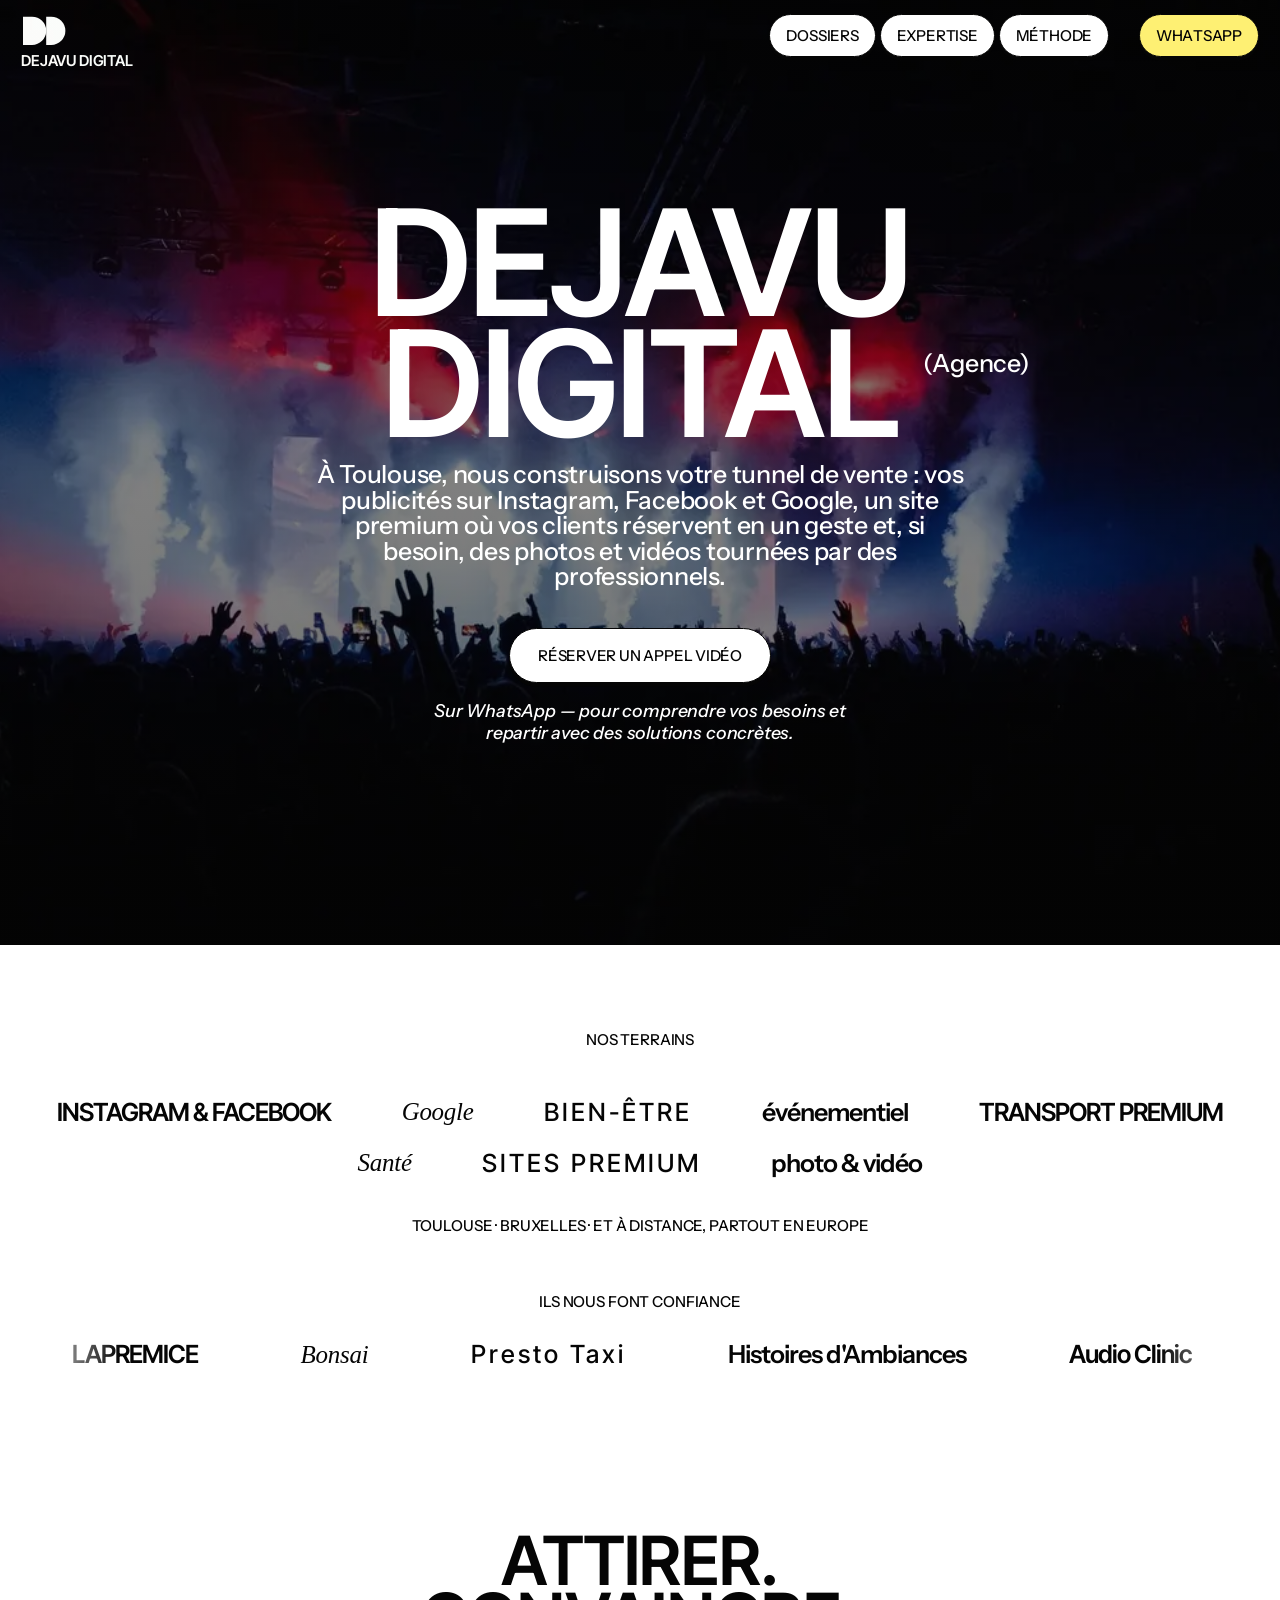
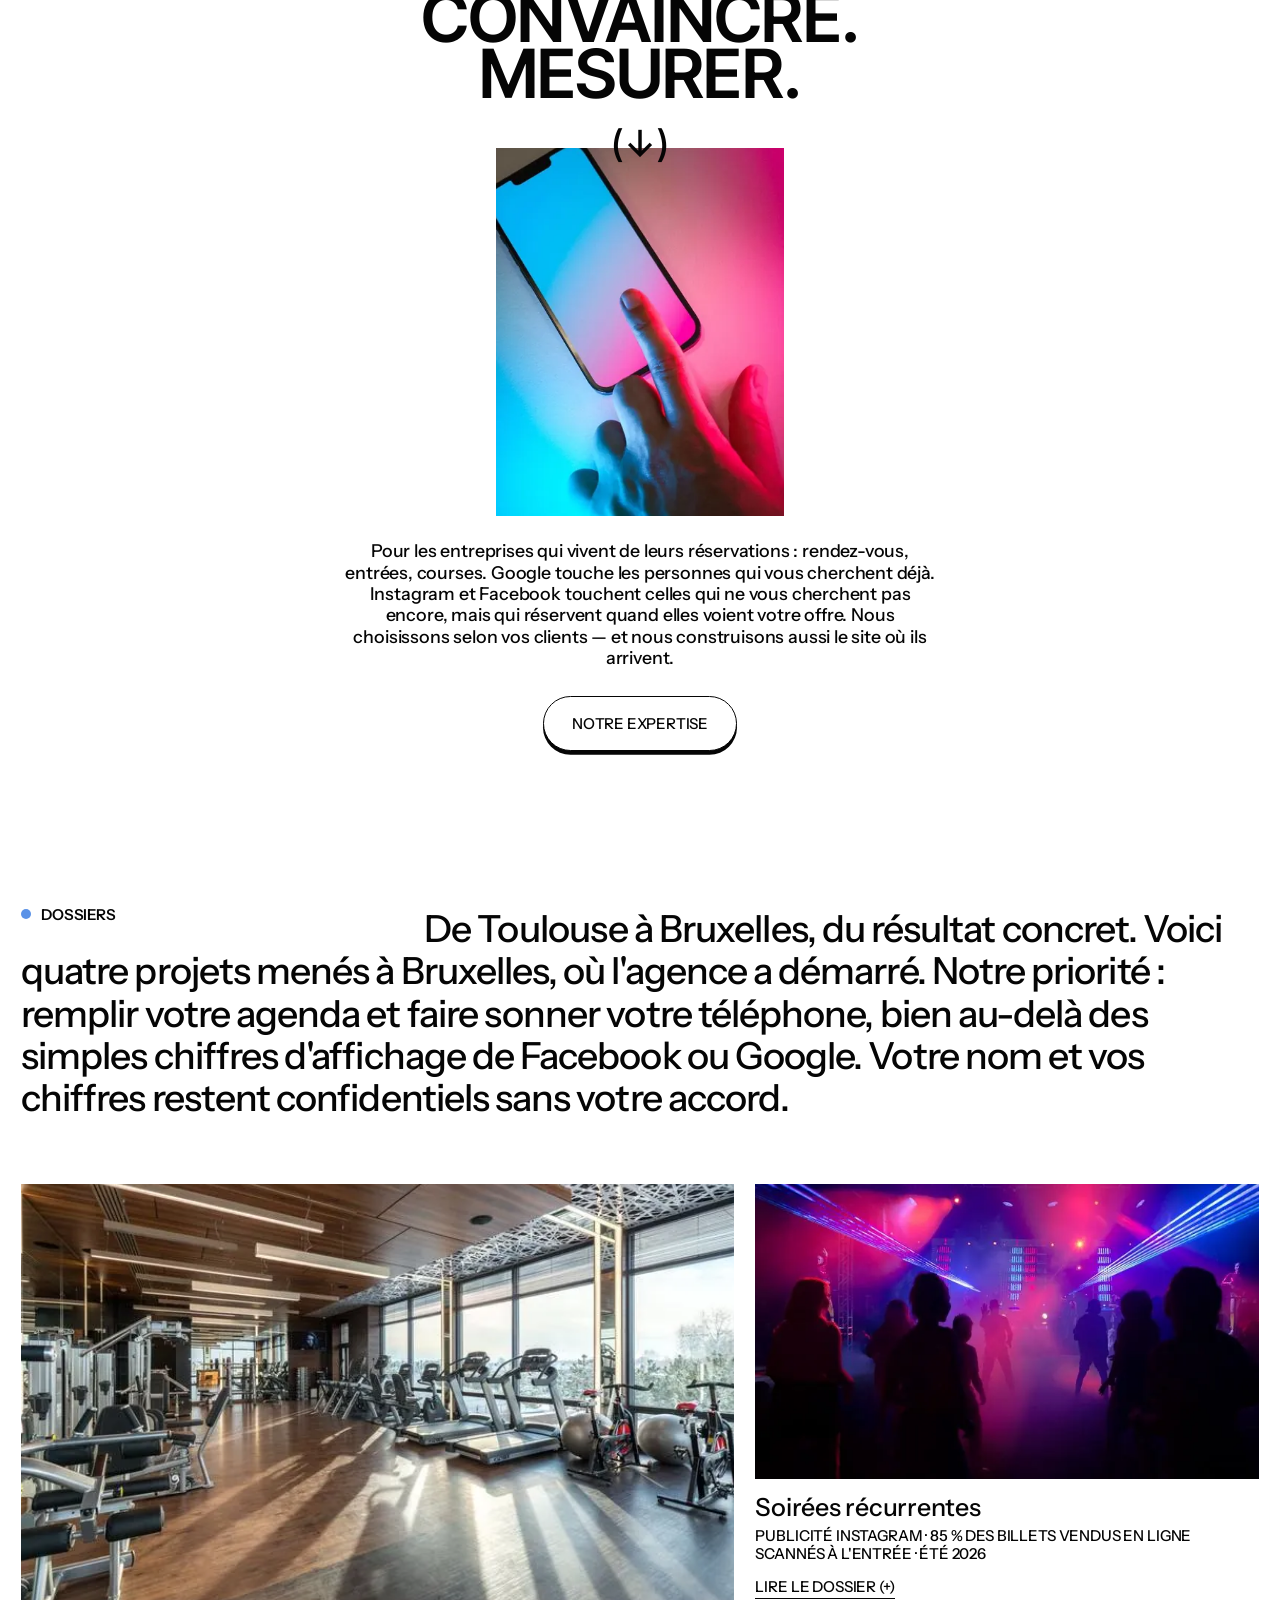
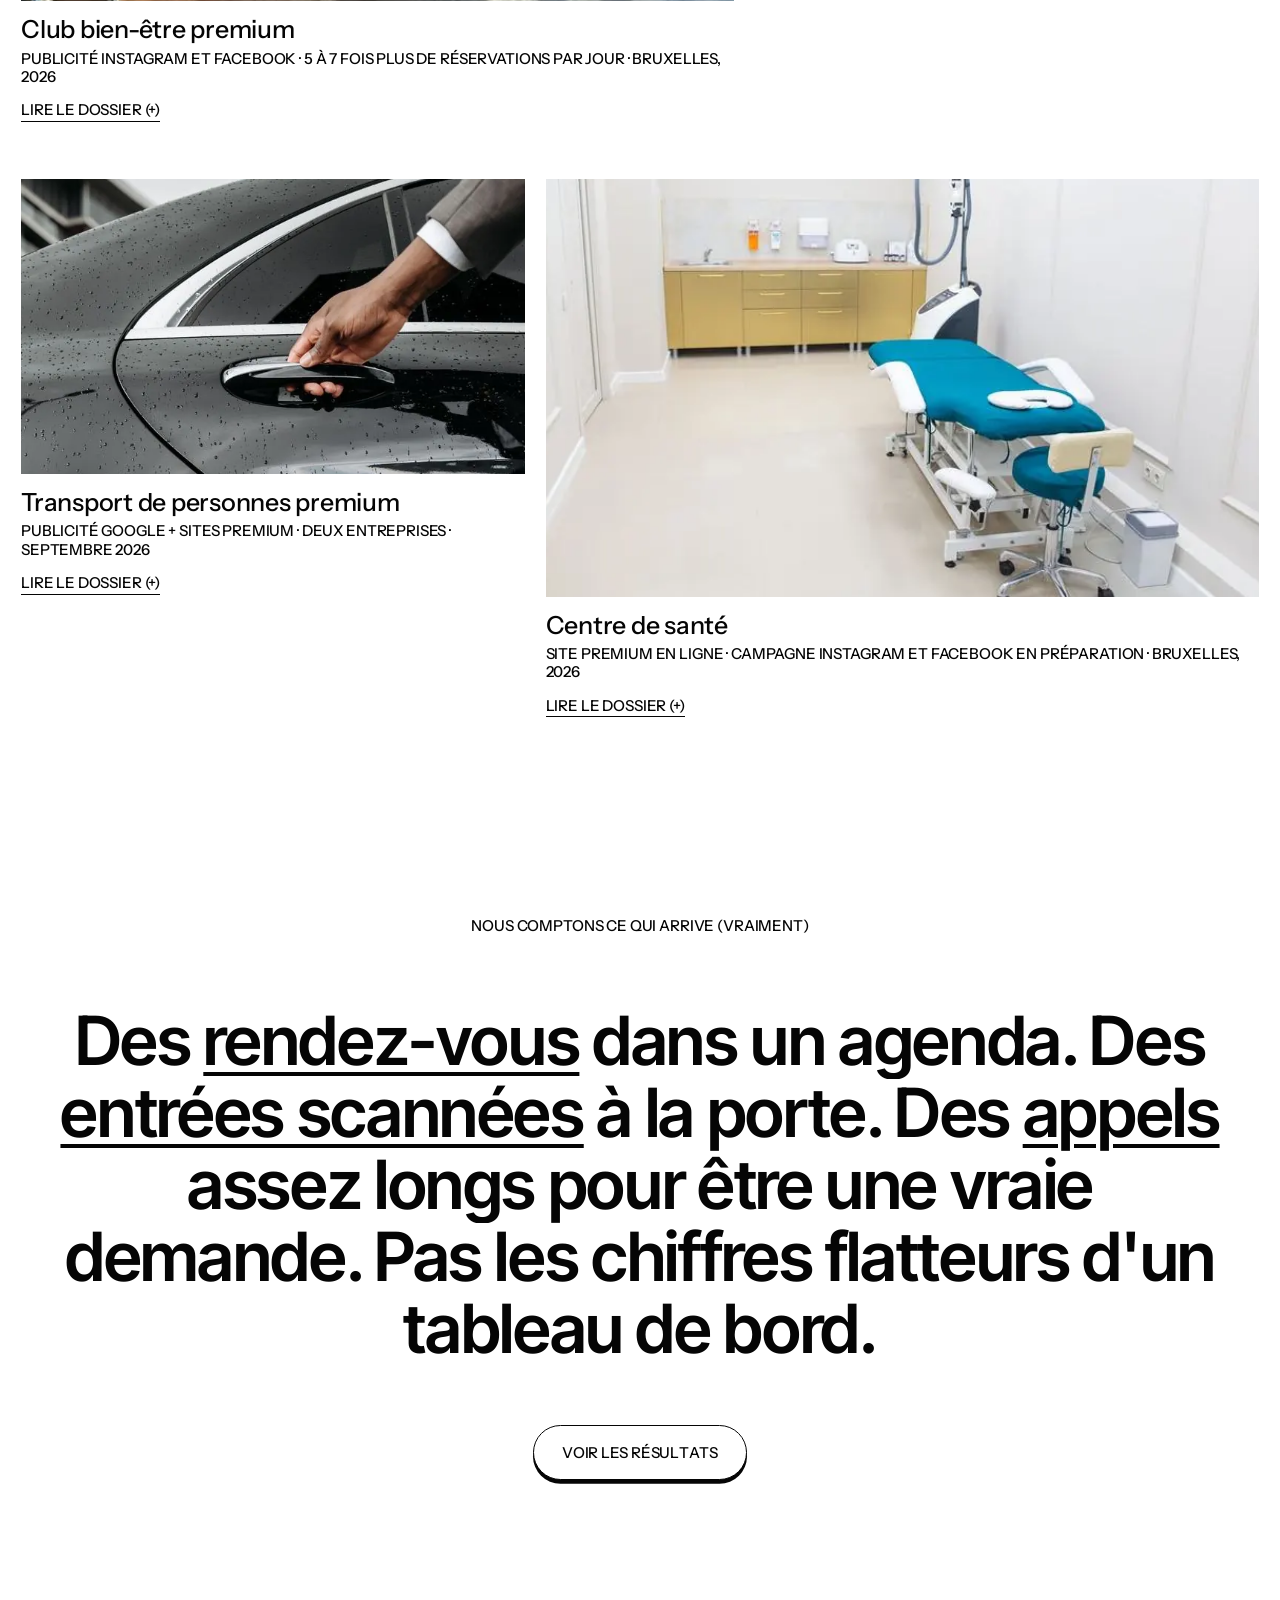
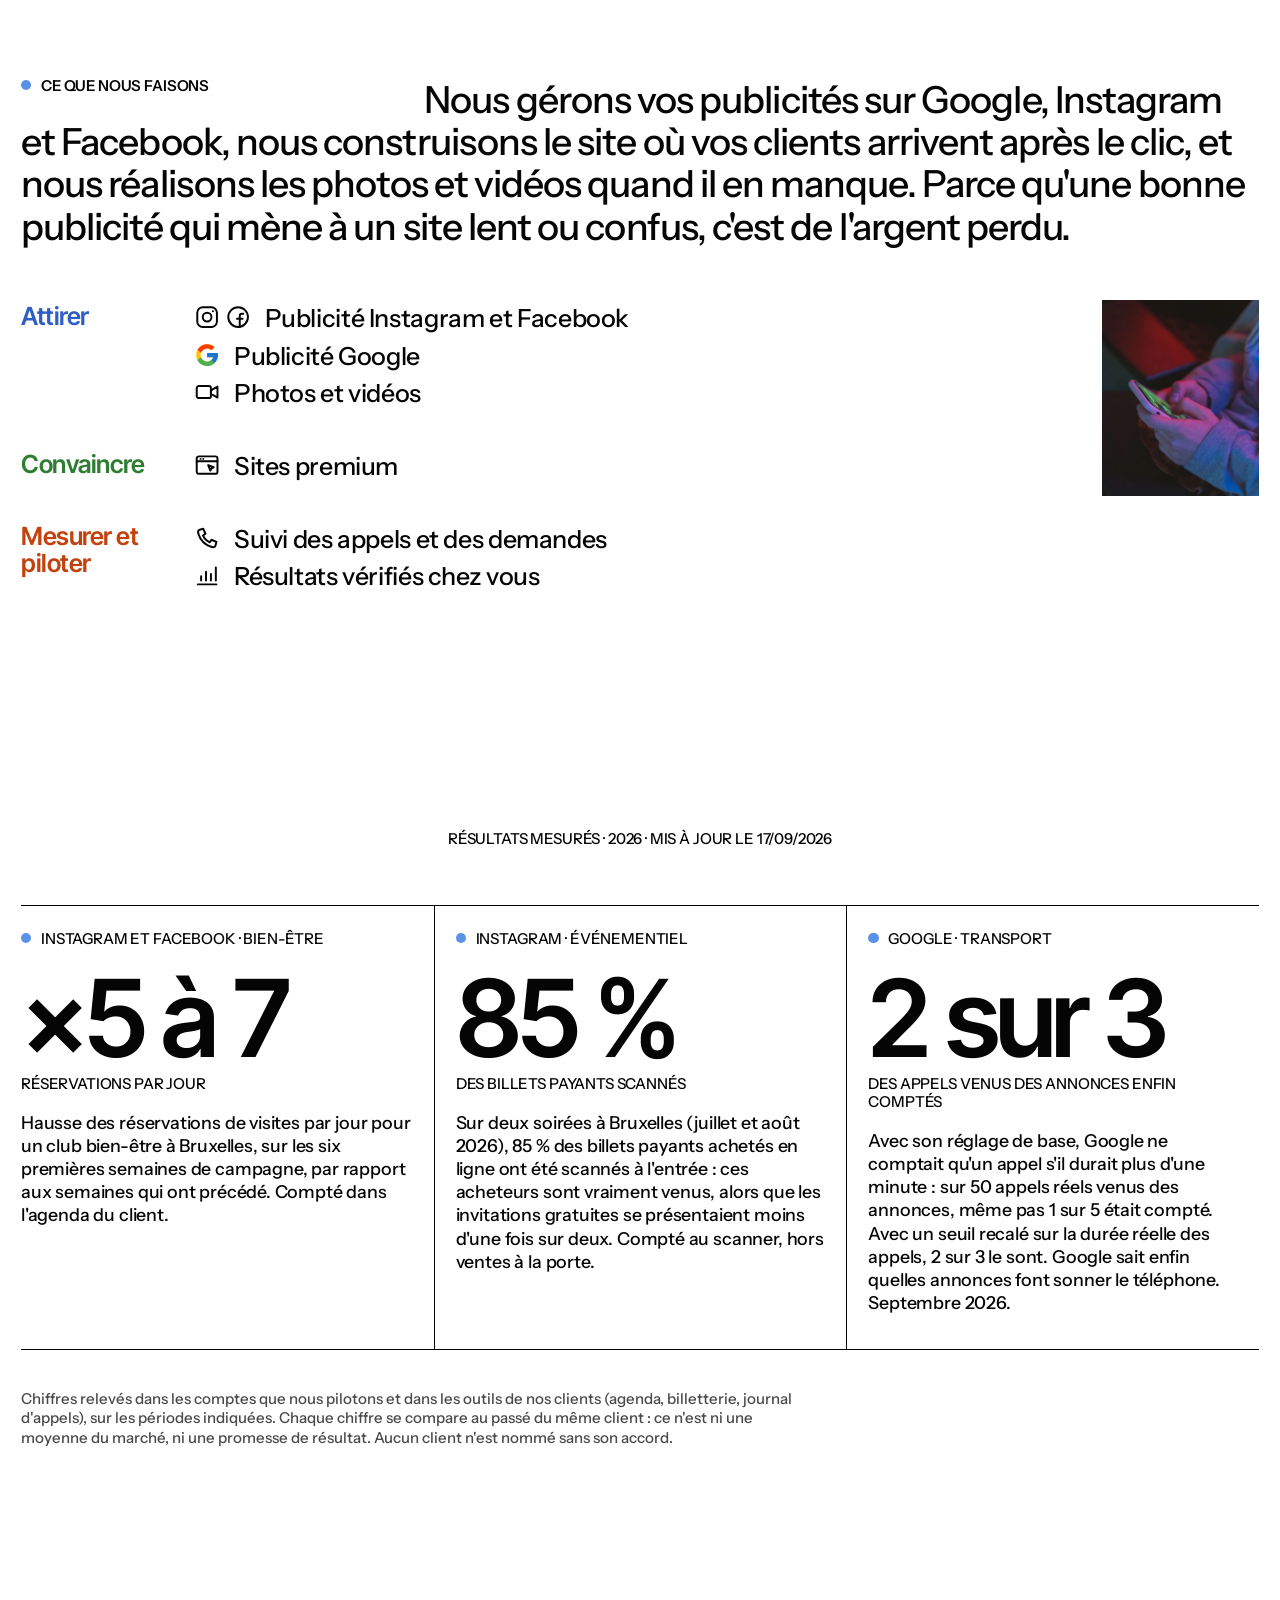
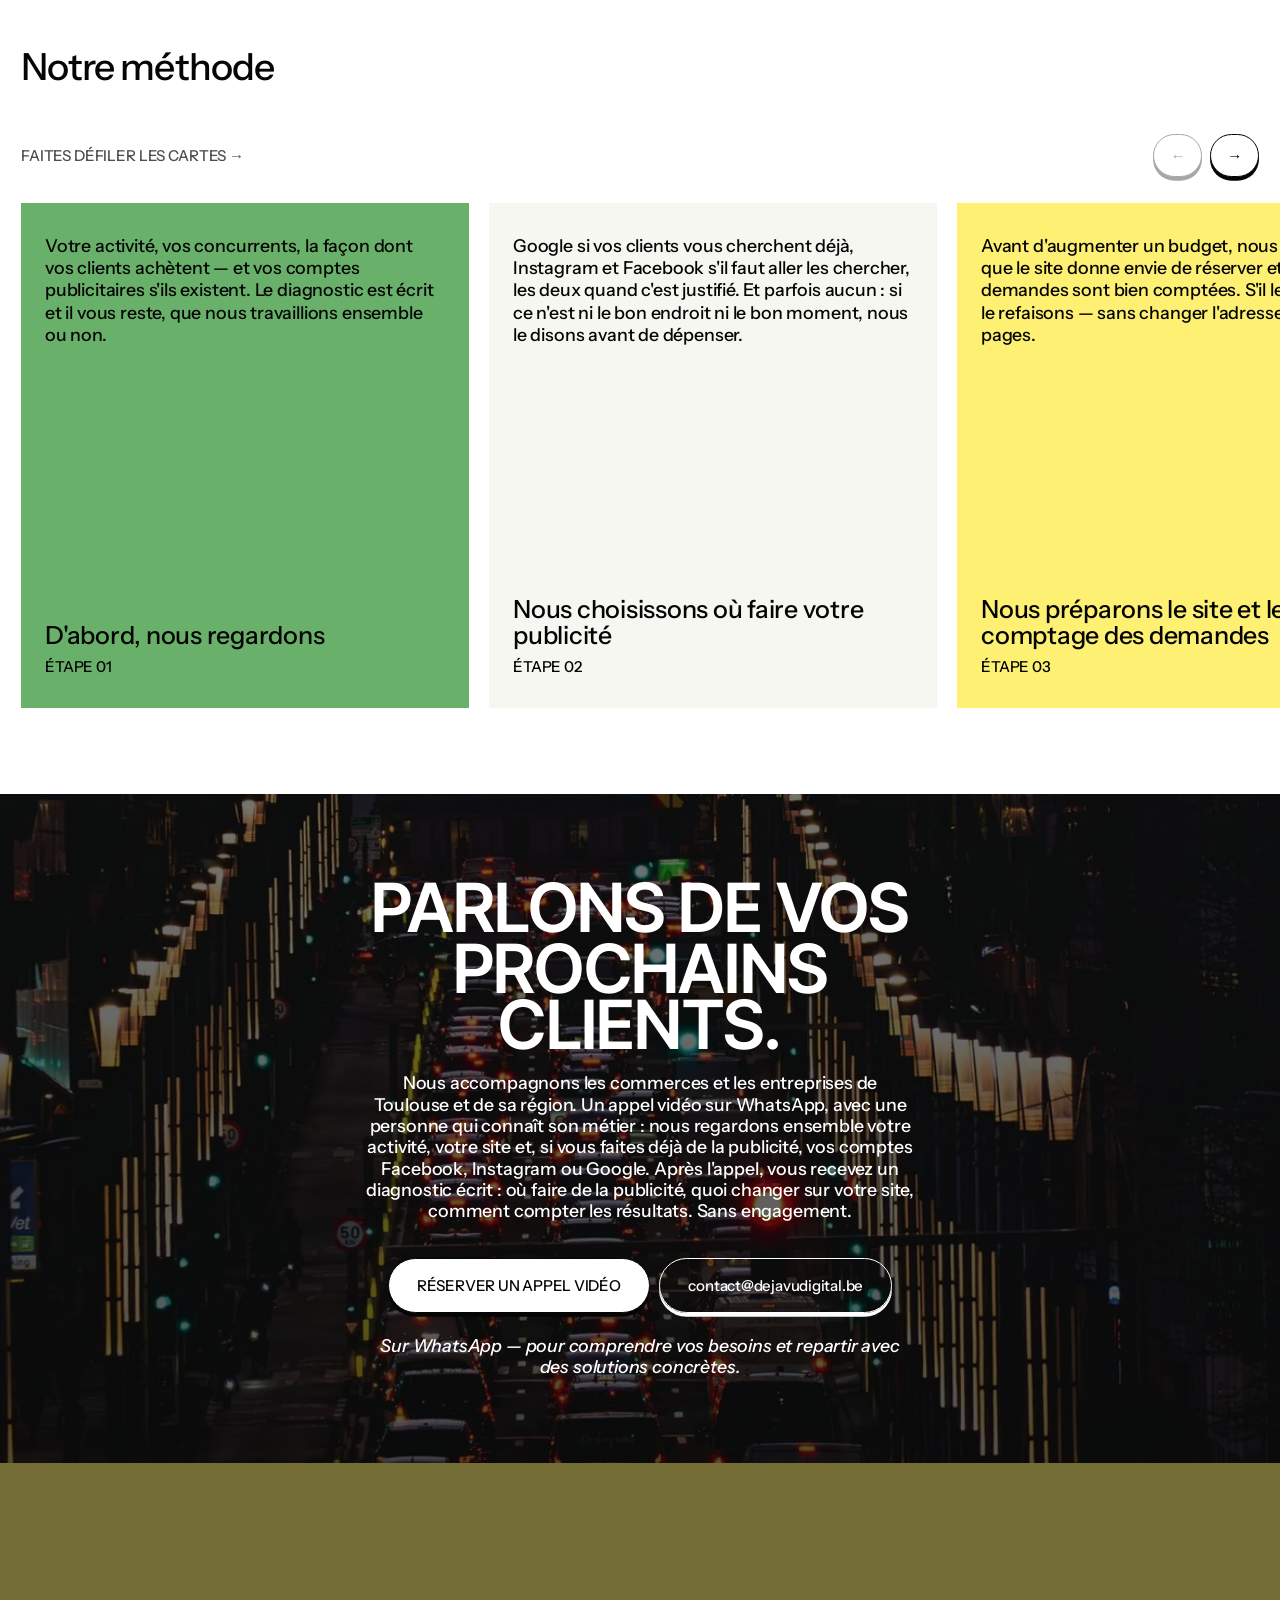
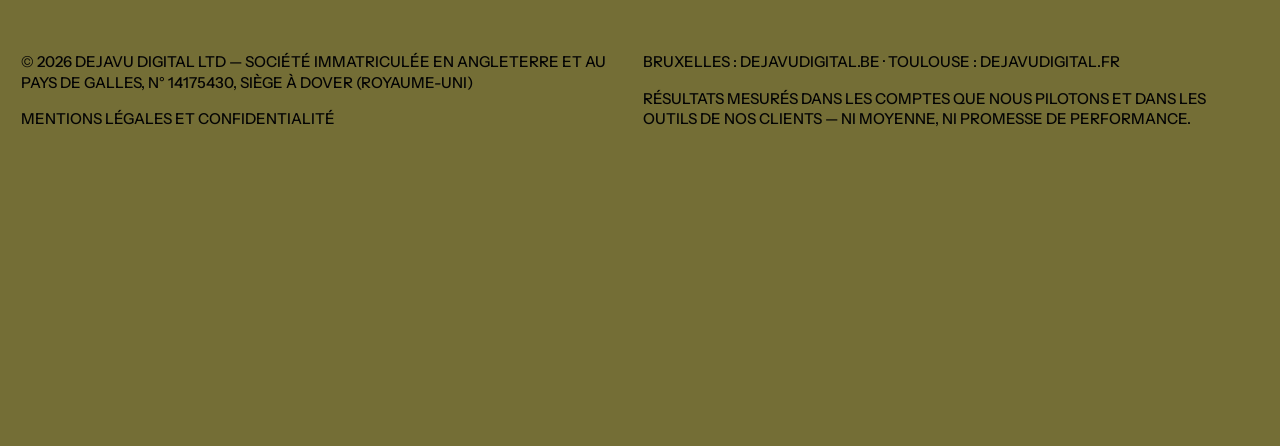
<file: index.html>
<!DOCTYPE html>
<html lang="fr-FR">
<head>
<meta charset="utf-8">
<meta name="viewport" content="width=device-width, initial-scale=1, viewport-fit=cover">
<title>DEJAVU DIGITAL · Agence de publicité à Toulouse</title>
<meta name="description" content="Agence à Toulouse : publicité Google Ads, Instagram et Facebook, sites premium, photos et vidéos. Appel vidéo et diagnostic écrit, sans engagement.">
<meta property="og:type" content="website">
<meta property="og:site_name" content="DEJAVU DIGITAL">
<meta property="og:locale" content="fr_FR">
<meta property="og:url" content="https://dejavudigital.fr/">
<meta property="og:title" content="DEJAVU DIGITAL — Publicité, sites premium, photos et vidéos">
<meta property="og:description" content="Agence à Toulouse : publicité Google Ads, Instagram et Facebook, sites premium, photos et vidéos. Appel vidéo et diagnostic écrit, sans engagement.">
<meta property="og:image" content="https://dejavudigital.fr/img/partage.jpg">
<meta property="og:image:width" content="1200">
<meta property="og:image:height" content="630">
<meta name="twitter:card" content="summary_large_image">
<link rel="canonical" href="https://dejavudigital.fr/">
<link rel="alternate" hreflang="fr-BE" href="https://dejavudigital.be/">
<link rel="alternate" hreflang="fr-FR" href="https://dejavudigital.fr/">
<link rel="alternate" hreflang="x-default" href="https://dejavudigital.be/">
<link rel="icon" href="/favicon.ico" sizes="48x48">
<link rel="icon" type="image/png" sizes="192x192" href="/img/favicon-192.png">
<link rel="apple-touch-icon" href="/img/apple-touch-icon.png">
<script type="application/ld+json">{"@context":"https://schema.org","@graph":[{"@type":"WebSite","name":"DEJAVU DIGITAL","url":"https://dejavudigital.fr/","publisher":{"@id":"https://dejavudigital.be/#organisation"}},{"@type":"Organization","@id":"https://dejavudigital.be/#organisation","name":"DEJAVU DIGITAL","legalName":"DEJAVU DIGITAL LTD","url":"https://dejavudigital.be/","logo":"https://dejavudigital.be/img/logo-512.png","email":"contact@dejavudigital.be","description":"Agence de publicité sur Google, Instagram et Facebook, sites premium, photos et vidéos, pour les entreprises de Bruxelles et de Toulouse."}]}</script>
<link rel="preload" href="fonts/inter-tight.woff2" as="font" type="font/woff2" crossorigin>
<link rel="preload" href="fonts/instrument-sans.woff2" as="font" type="font/woff2" crossorigin>
<style>
  /* polices hébergées ici (licence SIL OFL, jeu latin) — avant, 2 connexions à Google retardaient le texte */
  @font-face{font-family:"Inter Tight";font-style:normal;font-weight:500 700;font-display:swap;src:url(fonts/inter-tight.woff2) format("woff2");unicode-range:U+0000-00FF, U+0131, U+0152-0153, U+02BB-02BC, U+02C6, U+02DA, U+02DC, U+0304, U+0308, U+0329, U+2000-206F, U+20AC, U+2122, U+2191, U+2193, U+2212, U+2215, U+FEFF, U+FFFD}
  @font-face{font-family:"Instrument Sans";font-style:normal;font-weight:500 600;font-display:swap;src:url(fonts/instrument-sans.woff2) format("woff2");unicode-range:U+0000-00FF, U+0131, U+0152-0153, U+02BB-02BC, U+02C6, U+02DA, U+02DC, U+0304, U+0308, U+0329, U+2000-206F, U+20AC, U+2122, U+2191, U+2193, U+2212, U+2215, U+FEFF, U+FFFD}
  @font-face{font-family:"Instrument Sans";font-style:italic;font-weight:500;font-display:swap;src:url(fonts/instrument-sans-italic.woff2) format("woff2");unicode-range:U+0000-00FF, U+0131, U+0152-0153, U+02BB-02BC, U+02C6, U+02DA, U+02DC, U+0304, U+0308, U+0329, U+2000-206F, U+20AC, U+2122, U+2191, U+2193, U+2212, U+2215, U+FEFF, U+FFFD}
  :root{
    --ink:#050505; --paper:#fff; --yellow:#fef073; --blue:#5a92e7; --green:#69b16a; --pink:#ecc8eb; --cream:#f7f7f1;
    --gut:1.3125rem;
    --disp:"Inter Tight","Helvetica Neue",Helvetica,Arial,sans-serif;
    --text:"Instrument Sans","Helvetica Neue",Helvetica,Arial,sans-serif;
    --ease:cubic-bezier(.16,1,.3,1);
    /* échelle typographique : SIX tailles, pas une de plus (retour du 19/09 : « trop de tailles différentes ») */
    --fs-xl:clamp(4.1rem,calc(10.3vw + 1.5rem),9.25rem); /* titre du hero */
    --fs-l:clamp(2.85rem,5.3vw,4.75rem);                 /* grands titres, manifeste */
    --fs-m:clamp(1.8rem,2.92vw,2.625rem);                /* phrases fortes */
    --fs-s:clamp(1.3rem,1.95vw,1.75rem);                 /* sous-titres, titres de cartes, lignes d'expertise */
    --fs-b:clamp(1.05rem,1.39vw,1.25rem);                /* texte courant */
    --fs-t:.94rem;                                       /* étiquettes, boutons, mentions */
    --pad:clamp(4.57rem,6.7vw,6rem); --pad-lg:clamp(5.6rem,8.9vw,8rem);
  }
  *{box-sizing:border-box;margin:0;padding:0}
  html{scroll-behavior:smooth;-webkit-text-size-adjust:100%;overflow-x:hidden;overflow-x:clip}
  body{font-family:var(--text);font-weight:500;background:var(--paper);color:var(--ink);line-height:1.2;
       -webkit-font-smoothing:antialiased;overflow-x:hidden;overflow-x:clip;font-synthesis:none;max-width:100%}
  a{color:inherit;text-decoration:none}
  img{display:block;max-width:100%}
  ::selection{background:var(--yellow);color:var(--ink)}
  :focus-visible{outline:2px solid var(--blue);outline-offset:3px}

  /* ---------- typographie ---------- */
  .d1,.d2,.ld p{font-family:var(--disp);font-weight:600;text-transform:uppercase;letter-spacing:-.02em;line-height:.82}
  .d1{font-size:var(--fs-xl)}
  .d2{font-size:var(--fs-l);letter-spacing:-.01em}
  @media(max-width:600px){:root{--fs-l:clamp(1.8rem,9.4vw,2.85rem)}}
  h1,h2,h3,p{overflow-wrap:break-word}
  .d3{font-family:var(--disp);font-weight:600;font-size:var(--fs-l);line-height:.98;letter-spacing:-.02em}
  .st{font-size:var(--fs-m);line-height:1.05;letter-spacing:-.025em;font-weight:500}
  .sub{font-size:var(--fs-s);line-height:1.04;letter-spacing:-.01em;font-weight:500}
  p{font-size:var(--fs-b);line-height:1.2;letter-spacing:-.01em}
  .lab{font-size:var(--fs-t);line-height:1.2;text-transform:uppercase;letter-spacing:-.01em}
  .lab2{font-size:var(--fs-t);line-height:1.2;text-transform:uppercase;letter-spacing:-.01em;text-align:center;font-weight:500}
  .fine{font-size:var(--fs-t);line-height:1.3;letter-spacing:0;opacity:.72}
  .dot::before{content:"";display:inline-block;width:.65rem;height:.65rem;border-radius:50%;background:var(--blue);margin-right:.6rem;vertical-align:.02em}
  u{text-decoration:underline;text-decoration-thickness:.06em;text-underline-offset:.1em}

  /* ---------- boutons pilule à ombre dure ---------- */
  .btn{display:inline-flex;align-items:center;gap:.55em;border:1.6px solid var(--ink);box-shadow:0 3.75px 0 var(--ink);
       border-radius:800px;background:var(--paper);color:var(--ink);padding:1rem 1.75rem;white-space:nowrap;
       font:500 var(--fs-t)/1.4 var(--text);text-transform:uppercase;letter-spacing:-.015em;
       transition:transform .25s var(--ease),box-shadow .25s var(--ease),background .25s}
  .btn:hover{transform:translateY(2.25px);box-shadow:0 1.5px 0 var(--ink)}
  .btn.y{background:var(--yellow)}
  .btn.sm{padding:.625rem 1rem}
  @media(max-width:600px){.btn{padding:.78rem 1.15rem}.btn.sm{padding:.6rem .95rem}}
  .btn.ghost{background:transparent;color:#fff;border-color:#fff;box-shadow:0 3.75px 0 #fff}
  .btn.ghost:hover{box-shadow:0 1.5px 0 #fff}
  .roll{display:inline-block;overflow:hidden;height:1.4em;line-height:1.4}
  .roll>span{display:inline-block;white-space:pre;text-shadow:0 1.4em 0 currentColor;
             transition:transform .5s var(--ease) calc(var(--i,0)*13ms)}
  .btn:hover .roll>span{transform:translateY(-1.4em)}

  /* ---------- écran d'ouverture (CSS seul : il part même sans JavaScript) ---------- */
  /* PAS d'écran d'ouverture (retiré le 19/09/2026 : un site qui fait attendre plusieurs secondes fait fuir).
     Le hero est visible tout de suite ; son arrivée est courte et ne bloque rien. --t0 = départ de cette arrivée. */
  :root{--t0:0s}
  @keyframes up{from{transform:translateY(110%)}to{transform:none}}

  /* ---------- navigation ---------- */
  .nav{position:fixed;top:0;left:0;right:0;z-index:50;display:flex;justify-content:flex-end;align-items:center;min-height:4.3rem;
       padding:.85rem var(--gut);pointer-events:none;transition:transform .5s var(--ease)}
  .nav>*{pointer-events:auto}
  .logo{position:fixed;top:.85rem;left:var(--gut);z-index:51;display:flex;flex-direction:column;align-items:flex-start;gap:.35rem;color:#fff;mix-blend-mode:difference}
  .logo-t{font-family:var(--disp);font-weight:600;font-size:var(--fs-t);line-height:1;letter-spacing:-.01em;text-transform:uppercase;white-space:nowrap}
  @media(max-width:350px){.logo-t{display:none}} /* sur les plus petits écrans le nom toucherait la pastille WhatsApp */
  @media(max-width:400px){.logo{gap:.95rem}} /* 350-400 px : le nom passe sous la pastille WhatsApp (et son ombre) au lieu de la toucher */
  .logo svg{width:2.9rem;height:2.1rem;fill:currentColor}
  .pills{display:flex;align-items:center;gap:.25rem}
  .pills .btn.y{margin-left:1.6rem}
  .pills .m-only{display:none}
  .nav.away .pills .d-only{transform:translateY(-260%)}
  .pills .d-only{transition:transform .5s var(--ease),box-shadow .25s var(--ease)}
  @keyframes drop{from{transform:translateY(-220%)}to{transform:none}}
  @media(max-width:900px){
    .pills .d-only{display:none}
    .pills .m-only{display:inline-flex}
    .pills .btn.y{margin-left:0;margin-right:.35rem}
  }
  /* Menu mobile. Trois pièges évités (bug remonté le 19/09 : « on ne sait pas défiler pour voir le menu ») :
     1. hauteur = écran RÉELLEMENT visible (100dvh) — « inset:0 » prend la grande hauteur, sans la barre du navigateur,
        et les derniers liens passent dessous ;
     2. le panneau DÉFILE (overflow-y:auto) ;
     3. pas de justify-content:flex-end : ce qui déborde par le haut devient inatteignable. On cale en bas avec
        margin-top:auto sur le premier lien, qui s'efface tout seul quand la place manque. */
  .menu{position:fixed;top:0;left:0;right:0;height:100vh;height:100dvh;z-index:90;background:var(--yellow);display:none;
        flex-direction:column;justify-content:flex-start;gap:.2rem;overflow-y:auto;overscroll-behavior:contain;
        -webkit-overflow-scrolling:touch;
        padding:4.6rem var(--gut) calc(var(--gut) + env(safe-area-inset-bottom,0px))}
  .menu .close + a.big{margin-top:auto}   /* le 1er grand lien suit le bouton « Fermer » (:first-of-type visait « Fermer ») */
  html:has(.menu:target){overflow:hidden}   /* la page derrière ne défile pas pendant que le menu est ouvert */
  @media(max-width:900px){.menu:target{display:flex}}
  .menu a.big{font-family:var(--disp);font-weight:600;text-transform:uppercase;font-size:clamp(2rem,min(11vw,9.5vh),5rem);line-height:.92;letter-spacing:-.02em;flex:0 0 auto}
  .menu .close{position:absolute;top:.85rem;right:var(--gut)}
  .menu .mail.m2{margin-top:.6rem}
  .menu .mail{margin-top:1.6rem;flex:0 0 auto;font-size:var(--fs-b);text-decoration:underline;text-underline-offset:.15em}

  /* ---------- hero : diaporama plein écran + titre géant centré ---------- */
  .hero{position:relative;height:105vh;height:105svh;min-height:34rem;display:grid;place-items:center;text-align:center;
        color:#fff;overflow:hidden;background:#17120e}
  .slides img{position:absolute;inset:0;width:100%;height:100%;object-fit:cover}
  .slides{position:absolute;inset:-12% 0}
  .go .slides img{animation:settle 1.6s cubic-bezier(.16,1,.3,1) var(--t0) backwards}
  @keyframes settle{from{transform:scale(1.06)}to{transform:none}}
  .hero::after{content:"";position:absolute;inset:0;background:linear-gradient(rgba(5,5,5,.44),rgba(5,5,5,.58))}
  .hero-in{position:relative;z-index:2;padding:0 var(--gut);display:flex;flex-direction:column;align-items:center}
  .hero h1{position:relative;display:inline-block}
  .hero h1 .l{display:block;overflow:hidden;padding-top:.2em;margin-top:-.2em}
  .hero h1 .l>span{display:inline-block}
  .go .hero h1 .l>span{animation:up .7s var(--ease) var(--t0) backwards}
  .go .hero h1 .l:nth-child(2)>span{animation-delay:calc(var(--t0) + .06s)}
  .hero .ag{position:absolute;left:100%;top:54%;margin-left:.5em;font-family:var(--text);text-transform:none;white-space:nowrap;
            }
  .go .hero .ag{animation:fade .5s var(--ease) calc(var(--t0) + .2s) backwards}
  .hero .sub{max-width:26em;margin-top:1.1rem;line-height:1.02}
  .go .hero .sub{animation:rise .5s var(--ease) calc(var(--t0) + .12s) backwards}   /* glisse sans fondu : visible dès la 1re image (le fondu retardait l'affichage de 0,5 s) */
  .hero .btn{margin-top:2.4rem}
  .go .hero .btn{animation:fade .5s var(--ease) calc(var(--t0) + .18s) backwards}
  .cta-note{font-size:var(--fs-b);line-height:1.2;max-width:24em;margin-top:1.1rem}
  .cta-note em{font-style:italic}
  .go .hero .cta-note{animation:fade .5s var(--ease) calc(var(--t0) + .22s) backwards}
  .pre .cta-note{margin-top:1.4rem}
  @keyframes fade{from{opacity:0;transform:translateY(8px)}to{opacity:1;transform:none}}
  @keyframes rise{from{transform:translateY(8px)}to{transform:none}}
  .hero h1 .l3{display:none}
  .go .hero h1 .l3>span{animation-delay:calc(var(--t0) + .12s)}
  @media(max-width:900px){
    .hero .ag{display:none}
    .hero h1 .l3{display:block}
  }

  /* ---------- sections ---------- */
  main{position:relative;z-index:2;background:var(--paper)}
  .sec{padding:var(--pad) var(--gut)}
  .sec.lg{padding-top:var(--pad-lg);padding-bottom:var(--pad-lg)}
  .center{text-align:center;display:flex;flex-direction:column;align-items:center}

  /* nos terrains */
  .marks{display:flex;flex-wrap:wrap;justify-content:center;align-items:center;gap:1.6rem clamp(2rem,5.5vw,5rem);margin-top:3.2rem}
  .places{margin-top:2.6rem;opacity:.72}
  .marks span{font-size:var(--fs-s);line-height:1;white-space:nowrap}
  /* clients qui ont accepté d'être cités (26/10/2026) : bande qui défile seule, en CSS, pause au survol */
  .refs-t{margin-top:3.6rem}
  .refs{overflow:hidden;margin-top:1.8rem;-webkit-mask-image:linear-gradient(90deg,transparent,#000 8%,#000 92%,transparent);mask-image:linear-gradient(90deg,transparent,#000 8%,#000 92%,transparent)}
  .refs-track{display:flex;align-items:center;width:max-content;animation:refs 36s linear infinite}
  .refs-track>*{font-size:var(--fs-s);line-height:1.2;white-space:nowrap;padding:0 clamp(1.4rem,4vw,3.4rem);color:inherit;text-decoration:none;text-transform:none}
  .refs .refs-track>*{text-transform:none}   /* les noms gardent leur orthographe exacte, quel que soit le style mk1-mk4 */
  @media(hover:hover){.refs-track a:hover{text-decoration:underline;text-underline-offset:.2em}.refs:hover .refs-track{animation-play-state:paused}}   /* au toucher, le survol et le focus restent collés après un tap : la bande se figeait */
  .refs:has(a:focus-visible) .refs-track{animation-play-state:paused}
  @keyframes refs{to{transform:translateX(-50%)}}
  @media(prefers-reduced-motion:reduce){.refs-track{animation:none;width:auto;flex-wrap:wrap;justify-content:center;row-gap:1rem}.refs-track>[aria-hidden]{display:none}.refs{-webkit-mask-image:none;mask-image:none}}
  .mk1{font-family:var(--disp);font-weight:600;text-transform:uppercase;letter-spacing:-.04em}
  .mk2{font-family:Georgia,"Times New Roman",serif;font-style:italic;font-weight:400;letter-spacing:-.01em}
  .mk3{font-family:var(--disp);font-weight:500;text-transform:uppercase;letter-spacing:.12em}
  .mk4{font-weight:600;letter-spacing:-.04em;text-transform:lowercase}

  /* mots qui tournent */
  .flipper{padding-top:4.5rem;padding-bottom:4.5rem}
  .fl{display:block;overflow:hidden;height:1em;line-height:1;margin-top:-.17em}
  .fl:first-child{margin-top:0}
  .fl>span{display:block;position:relative;animation:flip 9s cubic-bezier(.76,0,.24,1) infinite;animation-delay:calc(var(--n)*.16s + 2s)}
  .fl>span::after{content:attr(data-t);position:absolute;left:0;right:0;top:100%}
  .fl>span::before{content:attr(data-a);position:absolute;left:0;right:0;top:200%}
  @keyframes flip{0%,34%{transform:none}44%,84%{transform:translateY(-100%)}94%,100%{transform:translateY(-200%)}}
  .arrow{font-family:var(--disp);font-size:var(--fs-m);line-height:1;margin-top:1.1rem;position:relative;z-index:2}
  .portrait{width:clamp(13rem,22.5vw,20.25rem);aspect-ratio:324/414;overflow:hidden;margin-top:-.9rem;background:var(--cream)}
  .portrait{position:relative}
  .portrait img{position:absolute;left:0;top:-9%;width:100%;height:118%;object-fit:cover}
  .flipper p{max-width:34em;margin-top:1.5rem}
  .flipper .btn{margin-top:1.75rem}

  /* tête de section : étiquette à pastille + grande phrase en retrait */
  .head{position:relative}
  .head .lab{position:absolute;left:0;top:.35rem}
  .head .sp{display:inline-block;width:31.5vw}
  @media(max-width:900px){
    .head .lab{position:static;margin-bottom:1.2rem}
    .head .sp{display:none}
  }

  /* dossiers */
  /* 12 colonnes (7 + 5, comme la référence : 58 % / 42 %). minmax(0,…) : le contenu ne peut jamais élargir la grille.
     Sur téléphone : UNE colonne — surtout pas de colonnes multiples, leurs gouttières forcent une largeur minimale. */
  .work{display:grid;grid-template-columns:repeat(12,minmax(0,1fr));gap:clamp(3rem,4.5vw,4.2rem) var(--gut);margin-top:clamp(2.5rem,5.2vw,4.8rem)}
  .card{grid-column:span 5;position:relative;min-width:0}
  .card.w{grid-column:span 7}
  @media(max-width:900px){
    .work{grid-template-columns:minmax(0,1fr)}
    .card,.card.w{grid-column:auto}
  }
  .card .vis{display:block;aspect-ratio:796/466;overflow:hidden;background:var(--cream)}
  .card .vis{position:relative}
  .card .vis img{position:absolute;left:0;top:-9%;width:100%;height:118%;object-fit:cover}
  .card .vis{transition:transform 1.1s var(--ease)}
  .card:hover .vis{transform:scale(.985)}
  .card h3{margin-top:1rem}
  .card .lab{margin-top:.4rem}
  details>summary{cursor:pointer;list-style:none}
  details>summary::-webkit-details-marker{display:none}
  .card details{margin-top:.9rem}
  .card summary{position:relative;display:inline-block;font-size:var(--fs-t);text-transform:uppercase;letter-spacing:-.01em;border-bottom:1.6px solid var(--ink);padding-bottom:.1em}
  .card summary::before{content:"";position:absolute;inset:-.85rem -1rem}
  .card summary::after{content:" (+)"}
  .card details[open] summary::after{content:" (–)"}
  .card details p{max-width:34em;margin-top:1rem;line-height:1.3}
  .card details p.fine{margin-top:.8rem}
  .cur{position:fixed;left:0;top:0;z-index:60;pointer-events:none;overflow:hidden;width:9.6rem;
       background:var(--yellow);border:1.6px solid var(--ink);border-radius:800px;padding:.6rem 0;
       font-size:var(--fs-t);text-transform:uppercase;white-space:nowrap}
  .cur span{display:inline-block;padding-left:1rem;animation:curmq 5s linear infinite}
  @keyframes curmq{to{transform:translateX(-50%)}}

  /* manifeste */
  .mani{position:relative;overflow:hidden}
  .mani h2{max-width:17.2em;margin-top:4.5rem;position:relative;z-index:2}
  .mani .btn{margin-top:4rem;position:relative;z-index:2}
  .mani .lab2{position:relative;z-index:2}
  .trail{position:absolute;z-index:1;width:clamp(8rem,12vw,11rem);aspect-ratio:4/5;object-fit:cover;pointer-events:none;will-change:transform}

  /* résultats : trois grands chiffres séparés par des filets */
  .figs{display:grid;grid-template-columns:repeat(3,minmax(0,1fr));width:100%;text-align:left;margin-top:clamp(2.6rem,4.4vw,4.2rem);
        border-top:1.6px solid var(--ink);border-bottom:1.6px solid var(--ink)}
  .fg{padding:1.5rem var(--gut) 2.2rem 0;min-width:0}
  .fg+.fg{border-left:1.6px solid var(--ink);padding-left:var(--gut)}
  .fig{font-family:var(--disp);font-weight:600;font-size:clamp(3.7rem,8.4vw,7.6rem);line-height:.86;letter-spacing:-.045em;
       white-space:nowrap;margin:1.5rem 0 .7rem}
  .figl{font-size:var(--fs-t);line-height:1.2;text-transform:uppercase;letter-spacing:-.01em;margin-bottom:1.1rem}
  .fg p:last-child{line-height:1.3;max-width:24em}
  @media(max-width:900px){
    .figs{grid-template-columns:minmax(0,1fr)}
    .fg{padding-right:0}
    .fg+.fg{border-left:0;padding-left:0;border-top:1.6px solid var(--ink)}
  }
  .res .fine{margin-top:2.4rem;max-width:52em;text-align:left;align-self:flex-start}

  /* expertise */
  .svc{display:grid;grid-template-columns:9.5rem minmax(0,1fr) clamp(9rem,12.3vw,11rem);gap:0 var(--gut);margin-top:clamp(2.8rem,4.2vw,3.8rem);align-items:start}
  .svc .grp{display:contents}
  .svc .cat{font-family:var(--disp);font-weight:600;font-size:var(--fs-s);line-height:1.05;letter-spacing:-.02em;padding-top:.2rem;max-width:9rem}
  .svc .c1{color:#2f5fc4} .svc .c2{color:#2e7d32} .svc .c3{color:#c2410c}   /* contraste AA sur blanc */
  .svc summary .ico{display:inline-flex;gap:.18em;vertical-align:-.12em;margin-right:.55em}
  .svc summary .ico svg{width:1.05em;height:1.05em}
  .svc .items{padding-bottom:2.2rem}
  .svc summary{font-size:var(--fs-s);line-height:1.1;letter-spacing:-.015em;padding:.28rem 0;display:inline-block}
  .svc summary:hover,.svc details[open] summary{text-decoration:underline;text-decoration-thickness:.07em;text-underline-offset:.12em}
  .svc details p{max-width:31em;margin:.5rem 0 1.1rem;line-height:1.3}
  .svc .pic{grid-column:3;grid-row:1/span 3;aspect-ratio:176/220;overflow:hidden;background:var(--cream);position:sticky;top:6rem}
  .svc .pic img{position:absolute;inset:0;width:100%;height:100%;object-fit:cover;opacity:0;transition:opacity .45s}
  .svc .pic img.on{opacity:1}
  @media(max-width:900px){
    .svc{grid-template-columns:minmax(0,1fr)}
    .svc .cat{padding:0 0 .35rem;max-width:none}
    .svc .pic{display:none}
  }

  /* méthode : cartes de couleur que le visiteur fait défiler lui-même (plus d'auto-défilement : retour du 24/09) */
  .meth{padding-left:0;padding-right:0;overflow:hidden}
  .meth h2{padding:0 var(--gut)}
  .rail{margin-top:1.6rem;overflow-x:auto;scroll-snap-type:x mandatory;-webkit-overflow-scrolling:touch;scrollbar-width:none;overscroll-behavior-x:contain;scroll-padding:0 var(--gut)}
  .rail::-webkit-scrollbar{display:none}
  .rail-nav{display:flex;justify-content:space-between;align-items:center;gap:1rem;margin-top:3rem;padding:0 var(--gut)}
  .rail-nav .hint{font-size:var(--fs-t);text-transform:uppercase;opacity:.7}
  .rail-nav .arrows{display:flex;gap:.5rem}
  .rail-nav button{cursor:pointer}
  .rail-nav button[disabled]{opacity:.35;cursor:default;transform:none;box-shadow:0 3.75px 0 var(--ink)}
  .track{display:flex;gap:1.25rem;width:max-content;padding:0 var(--gut)}
  .sr{position:absolute;width:1px;height:1px;margin:-1px;padding:0;overflow:hidden;clip:rect(0 0 0 0);clip-path:inset(50%);white-space:nowrap;border:0}
  .tc{scroll-snap-align:start;width:min(28rem,84vw);min-height:31.6rem;padding:2rem 1.5rem;display:flex;flex-direction:column;justify-content:space-between;gap:2rem;flex:0 0 auto}
  .tc p{line-height:1.25}
  .tc ul{list-style:none}
  .tc li{font-size:var(--fs-b);line-height:1.25;padding:.55rem 0;border-top:1.6px solid var(--ink)}
  .tc li:first-child{border-top:0;padding-top:0}
  .tc .who{font-size:var(--fs-t);line-height:1.3;text-transform:uppercase;margin-top:.5rem}
  @media(max-width:600px){.tc{width:18.4rem;min-height:24.2rem;padding:1.5rem 1.15rem}}
  .c-green{background:var(--green)} .c-cream{background:var(--cream)} .c-yellow{background:var(--yellow)}
  .c-pink{background:var(--pink)} .c-blue{background:var(--blue)}

  /* contact */
  .pre{position:relative;min-height:39.4rem;display:grid;place-items:center;text-align:center;color:#fff;overflow:hidden;background:#0d0d12;
       padding:var(--pad) var(--gut)}
  .pre>img{position:absolute;left:0;top:-15%;width:100%;height:130%;object-fit:cover}
  .pre::after{content:"";position:absolute;inset:0;background:linear-gradient(rgba(5,5,5,.55),rgba(5,5,5,.68))}
  @media(max-width:900px){.pre::after{background:linear-gradient(rgba(5,5,5,.66),rgba(5,5,5,.8))}}
  .pre-in{position:relative;z-index:2;max-width:41rem;display:flex;flex-direction:column;align-items:center}
  .pre p{margin-top:1.25rem;max-width:31em}
  .pre .row{display:flex;flex-wrap:wrap;justify-content:center;gap:.6rem;margin-top:2.25rem}

  /* pied de page jaune, révélé sous le contenu */
  footer{background:var(--yellow);position:relative;z-index:1;overflow:hidden}
  .ft-in{padding:4rem var(--gut) 1.6rem}
  .ft-dark{position:absolute;inset:0;background:var(--ink);opacity:0;pointer-events:none}
  .ft{display:grid;grid-template-columns:minmax(0,1.62fr) minmax(0,.8fr) minmax(0,.86fr);gap:2.5rem var(--gut);min-height:23rem}
  @media(max-width:900px){.ft{grid-template-columns:minmax(0,1fr);min-height:0}}
  .ft .brand{display:inline-block;position:relative;align-self:start;justify-self:start}
  .ft .brand .ag{font-size:var(--fs-s);position:absolute;left:100%;bottom:.1em;margin-left:.5em;white-space:nowrap}
  @media(max-width:900px){.ft .brand .ag{position:static;display:block;margin:.4rem 0 0}}
  .ft nav a,.ft .co a,.ft .co span{display:block;font-size:var(--fs-b);line-height:1.35;text-transform:uppercase;padding:.28rem 0}
  .ft .co a.m{text-transform:none;text-decoration:underline;text-underline-offset:.15em;margin-top:.6rem}
  .ft a:hover{text-decoration:underline;text-underline-offset:.15em}
  .legal{display:grid;grid-template-columns:minmax(0,1.62fr) minmax(0,1.66fr);gap:1rem var(--gut);margin-top:3rem;font-size:var(--fs-t);line-height:1.35;text-transform:uppercase}
  @media(max-width:900px){.legal{grid-template-columns:minmax(0,1fr)}}
  .legal .lg{display:grid;gap:1rem;align-content:start}   /* deux colonnes remplies : identité + mentions | villes + avertissement */

  /* ---------- animations pilotées par GSAP : rien n'est caché tant que la bibliothèque n'a pas démarré ---------- */
  html.lenis,html.lenis body{height:auto}
  .lenis.lenis-smooth{scroll-behavior:auto!important}
  .ln-mask{padding:.24em 0 .08em;margin:-.24em 0 -.08em}
  /* le rail n'est repris par le script que sur souris/trackpad ; au doigt il reste un défilement natif */
  .cur{transform:translate(-50%,-50%) scale(0);opacity:1;transition:none}

  @media(prefers-reduced-motion:reduce){
    html{scroll-behavior:auto}
    .hero h1 .l>span,.hero .ag,.hero .sub,.hero .btn,.hero .cta-note,.fl>span,.slides img,.pills .btn,.logo{animation:none}
  }
</style>
<script>/* l'arrivée du hero ne joue que si la page est réellement en train de s'afficher (voir la règle dans le CSS) */
if(window.requestAnimationFrame&&!matchMedia('(prefers-reduced-motion: reduce)').matches)requestAnimationFrame(function(){document.documentElement.classList.add('go')});</script>
</head>
<body>

<a class="logo" href="#top" aria-label="DEJAVU DIGITAL — haut de page">
  <svg viewBox="0 0 46 32" aria-hidden="true"><path d="M2 2h9a14 14 0 0 1 0 28H2z"/><path d="M25 2h5a14 14 0 0 1 0 28h-5z"/></svg>
  <span class="logo-t" aria-hidden="true">Dejavu Digital</span>
</a>
<header class="nav" id="nav">
  <nav class="pills" aria-label="Navigation principale">
    <a style="--k:1" class="btn sm d-only" href="#dossiers"><span class="roll"><span>Dossiers</span></span></a>
    <a style="--k:2" class="btn sm d-only" href="#expertise"><span class="roll"><span>Expertise</span></span></a>
    <a style="--k:3" class="btn sm d-only" href="#methode"><span class="roll"><span>Méthode</span></span></a>
    <a style="--k:4" class="btn sm y" href="https://wa.me/33623527968?text=Bonjour%2C%20je%20souhaite%20r%C3%A9server%20un%20appel%20vid%C3%A9o%20avec%20DEJAVU%20DIGITAL.%0AMon%20activit%C3%A9%20%3A%20%0AMes%20disponibilit%C3%A9s%20%3A%20" target="_blank" rel="noopener"><span class="roll"><span>WhatsApp</span></span></a>
    <a style="--k:5" class="btn sm m-only" href="#menu"><span class="roll"><span>Menu</span></span></a>
  </nav>
</header>

<!-- menu mobile : s'ouvre par :target, sans JavaScript -->
<div class="menu" id="menu">
  <a class="btn sm close" href="#top" data-close>Fermer</a>
  <a class="big" href="#top">Accueil</a>
  <a class="big" href="#dossiers">Dossiers</a>
  <a class="big" href="#expertise">Expertise</a>
  <a class="big" href="#methode">Méthode</a>
  <a class="big" href="#contact">Contact</a>
  <a class="mail" href="https://wa.me/33623527968?text=Bonjour%2C%20je%20souhaite%20r%C3%A9server%20un%20appel%20vid%C3%A9o%20avec%20DEJAVU%20DIGITAL.%0AMon%20activit%C3%A9%20%3A%20%0AMes%20disponibilit%C3%A9s%20%3A%20" target="_blank" rel="noopener">WhatsApp — réserver un appel vidéo</a>
  <a class="mail m2" href="mailto:contact@dejavudigital.be?subject=R%C3%A9server%20un%20appel%20vid%C3%A9o&amp;body=Bonjour%2C%0A%0AJe%20souhaite%20r%C3%A9server%20un%20appel%20vid%C3%A9o.%0A%0AMon%20activit%C3%A9%20%3A%20%0AMes%20disponibilit%C3%A9s%20%3A%20%0AMon%20num%C3%A9ro%20%3A%20%0A">contact@dejavudigital.be</a>
</div>

<main id="top">

  <!-- HERO -->
  <section class="hero">
    <div class="slides" aria-hidden="true">
      <img src="img/hero-2.webp" srcset="img/hero-2-900.webp 900w, img/hero-2-1400.webp 1400w, img/hero-2.webp 1920w" sizes="100vw" alt="" fetchpriority="high">
    </div>
    <div class="hero-in">
      <h1 class="d1"><span class="l"><span>Dejavu</span></span> <span class="l"><span>Digital</span></span> <span class="l l3"><span>Agence</span></span> <span class="ag sub">(Agence)</span></h1>
      <p class="sub">À Toulouse, nous construisons votre tunnel de vente : vos publicités sur Instagram, Facebook et Google, un site premium où vos clients réservent en un geste et, si besoin, des photos et vidéos tournées par des professionnels.</p>
      <a class="btn" href="https://wa.me/33623527968?text=Bonjour%2C%20je%20souhaite%20r%C3%A9server%20un%20appel%20vid%C3%A9o%20avec%20DEJAVU%20DIGITAL.%0AMon%20activit%C3%A9%20%3A%20%0AMes%20disponibilit%C3%A9s%20%3A%20" target="_blank" rel="noopener"><span class="roll"><span>Réserver un appel vidéo</span></span></a>
      <p class="cta-note"><em>Sur WhatsApp — pour comprendre vos besoins et repartir avec des solutions concrètes.</em></p>
    </div>
  </section>

  <!-- NOS TERRAINS -->
  <section class="sec">
    <h2 class="lab2 r">Nos terrains</h2>
    <div class="marks r" style="--d:120ms">
      <span class="mk1">Instagram &amp; Facebook</span>
      <span class="mk2">Google</span>
      <span class="mk3">Bien-être</span>
      <span class="mk4">événementiel</span>
      <span class="mk1">Transport premium</span>
      <span class="mk2">Santé</span>
      <span class="mk3">Sites premium</span>
      <span class="mk4">photo &amp; vidéo</span>
    </div>
    <p class="lab2 r places" style="--d:200ms">Toulouse · Bruxelles · et à distance, partout en Europe</p>
    <h2 class="lab2 r refs-t">Ils nous font confiance</h2>
    <div class="refs r" style="--d:120ms">
      <div class="refs-track">
        <a class="mk1" href="https://www.instagram.com/lapremice/" target="_blank" rel="noopener">LAPREMICE</a>
        <a class="mk2" href="https://bonsai.brussels/" target="_blank" rel="noopener">Bonsai</a>
        <a class="mk3" href="https://www.prestotaxi.be/" target="_blank" rel="noopener">Presto Taxi</a>
        <a class="mk4" href="https://www.histoires-dambiances.com/" target="_blank" rel="noopener">Histoires d'Ambiances</a>
        <a class="mk1" href="https://audioclinic.be/" target="_blank" rel="noopener">Audio Clinic</a>
        <span class="mk1" aria-hidden="true">LAPREMICE</span><span class="mk2" aria-hidden="true">Bonsai</span><span class="mk3" aria-hidden="true">Presto Taxi</span><span class="mk4" aria-hidden="true">Histoires d'Ambiances</span><span class="mk1" aria-hidden="true">Audio Clinic</span>
        <span class="mk1" aria-hidden="true">LAPREMICE</span><span class="mk2" aria-hidden="true">Bonsai</span><span class="mk3" aria-hidden="true">Presto Taxi</span><span class="mk4" aria-hidden="true">Histoires d'Ambiances</span><span class="mk1" aria-hidden="true">Audio Clinic</span>
        <span class="mk1" aria-hidden="true">LAPREMICE</span><span class="mk2" aria-hidden="true">Bonsai</span><span class="mk3" aria-hidden="true">Presto Taxi</span><span class="mk4" aria-hidden="true">Histoires d'Ambiances</span><span class="mk1" aria-hidden="true">Audio Clinic</span>
      </div>
    </div>
  </section>

  <!-- TROIS MOTS -->
  <section class="sec flipper center">
    <h2 class="d2" aria-label="Attirer. Convaincre. Mesurer.">
      <span class="fl" aria-hidden="true"><span data-t="Meta + Google." data-a="Attirer." style="--n:0">Attirer.</span></span>
      <span class="fl" aria-hidden="true"><span data-t="Votre site." data-a="Convaincre." style="--n:1">Convaincre.</span></span>
      <span class="fl" aria-hidden="true"><span data-t="Le vrai chiffre." data-a="Mesurer." style="--n:2">Mesurer.</span></span>
    </h2>
    <div class="arrow" aria-hidden="true">(↓)</div>
    <div class="portrait r"><img src="img/flip.webp" srcset="img/flip-480.webp 480w, img/flip.webp 810w" sizes="clamp(13rem, 22.5vw, 20.25rem)" alt="" loading="lazy"></div>
    <p class="r">Pour les entreprises qui vivent de leurs réservations : rendez-vous, entrées, courses. Google touche les personnes qui vous cherchent déjà. Instagram et Facebook touchent celles qui ne vous cherchent pas encore, mais qui réservent quand elles voient votre offre. Nous choisissons selon vos clients — et nous construisons aussi le site où ils arrivent.</p>
    <a class="btn r" href="#expertise"><span class="roll"><span>Notre expertise</span></span></a>
  </section>

  <!-- DOSSIERS -->
  <section class="sec" id="dossiers">
    <div class="head">
      <h2 class="lab dot">Dossiers</h2>
      <p class="st" data-reveal><span class="sp" aria-hidden="true"></span>De Toulouse à Bruxelles, du résultat concret. Voici quatre projets menés à Bruxelles, où l'agence a démarré. Notre priorité : remplir votre agenda et faire sonner votre téléphone, bien au-delà des simples chiffres d'affichage de Facebook ou Google. Votre nom et vos chiffres restent confidentiels sans votre accord.</p>
    </div>

    <div class="work">
      <article class="card w r" data-cur="Lire le dossier">
        <span class="vis"><img src="img/dossier-wellness.webp" srcset="img/dossier-wellness-800.webp 800w, img/dossier-wellness.webp 1500w" sizes="(max-width:900px) 100vw, 58vw" alt="" loading="lazy"></span>
        <h3 class="sub">Club bien-être premium</h3>
        <p class="lab">Publicité Instagram et Facebook · 5 à 7 fois plus de réservations par jour · Bruxelles, 2026</p>
        <details>
          <summary>Lire le dossier</summary>
          <p>Un club haut de gamme qui voulait davantage de réservations de visites. Nous avons compté les réservations là où elles arrivent : dans son agenda. Sur les six premières semaines de campagne, le rythme quotidien de réservations a été 5 à 7 fois plus élevé qu'avant le lancement. Sur la même période, le compteur de Facebook n'en attribuait qu'environ une sur cinq à la publicité : s'il avait servi de seule référence, la campagne aurait paru bien moins efficace qu'elle ne l'était.</p>
          <p class="fine">Honnêtement : un avant/après mesure une hausse, pas la part exacte de la publicité. C'est pourquoi nous donnons une fourchette, jamais un chiffre unique.</p>
        </details>
      </article>

      <article class="card r" style="--d:120ms" data-cur="Lire le dossier">
        <span class="vis"><img src="img/dossier-soirees.webp" srcset="img/dossier-soirees-800.webp 800w, img/dossier-soirees.webp 1500w" sizes="(max-width:900px) 100vw, 58vw" alt="" loading="lazy"></span>
        <h3 class="sub">Soirées récurrentes</h3>
        <p class="lab">Publicité Instagram · 85 % des billets vendus en ligne scannés à l'entrée · été 2026</p>
        <details>
          <summary>Lire le dossier</summary>
          <p>Des soirées qui vendaient surtout leurs entrées sur place. Nous avons posé la mesure sur la billetterie et le scanner d'entrée, puis réglé la publicité sur ce qu'ils montraient. Plus de 8 billets payants sur 10 achetés en ligne ont été scannés à l'entrée, quand les invitations gratuites se présentaient moins d'une fois sur deux. La majorité des billets s'achète le jour même : le budget se concentre donc sur la veille et le jour J, et la publicité reste active la nuit tant que la billetterie est ouverte. Sur notre recommandation, la vente en ligne a été prolongée de deux heures un soir d'événement : la moitié des préventes de l'édition sont arrivées dans ce créneau.</p>
          <p class="fine">Honnêtement : les ventes à la porte échappent à la billetterie en ligne. Nous ne les comptons pas dans nos chiffres.</p>
        </details>
      </article>

      <article class="card r" data-cur="Lire le dossier">
        <span class="vis"><img src="img/dossier-transport.webp" srcset="img/dossier-transport-800.webp 800w, img/dossier-transport.webp 1500w" sizes="(max-width:900px) 100vw, 58vw" alt="" loading="lazy"></span>
        <h3 class="sub">Transport de personnes premium</h3>
        <p class="lab">Publicité Google + sites premium · deux entreprises · septembre 2026</p>
        <details>
          <summary>Lire le dossier</summary>
          <p>Deux entreprises de transport de personnes haut de gamme. Pour chacune : une campagne Google et un site premium pensé d'abord pour le téléphone, où le client demande une course en quelques gestes ou appelle d'un seul toucher. Notre premier chantier a été de compter juste. Sur l'un des deux comptes, Google ne voyait à la mi-septembre qu'environ une demande sur quatre : la plupart des visiteurs ne répondaient pas au bandeau des cookies (le message « Accepter / Refuser » qui s'affiche à l'arrivée), et sans réponse, Google ne compte rien. C'est notre propre relevé des demandes qui a révélé l'écart. Après la refonte du bandeau, plus de 8 demandes sur 10 venues des annonces sont de nouveau comptées — et Google peut enfin diriger le budget vers les annonces qui amènent des clients.</p>
          <p class="fine">Honnêtement : ces campagnes ont quelques semaines. Nous publierons le nombre de courses quand il portera sur une période assez longue pour être fiable.</p>
        </details>
      </article>

      <article class="card w r" style="--d:120ms" data-cur="Lire le dossier">
        <span class="vis"><img src="img/dossier-sante.webp" srcset="img/dossier-sante-800.webp 800w, img/dossier-sante.webp 1500w" sizes="(max-width:900px) 100vw, 58vw" alt="" loading="lazy"></span>
        <h3 class="sub">Centre de santé</h3>
        <p class="lab">Site premium en ligne · campagne Instagram et Facebook en préparation · Bruxelles, 2026</p>
        <details>
          <summary>Lire le dossier</summary>
          <p>Un centre de santé qui veut plus de rendez-vous. Premier chantier, livré en septembre 2026 : son site, entièrement rhabillé — plus clair, plus rapide sur téléphone, avec les boutons « Appeler » et « WhatsApp » toujours à portée de pouce. Prochaine étape : la campagne Instagram et Facebook, préparée dans cet ordre — vérifier ce que ses outils comptent vraiment, puis tenir un relevé simple des appels et des rendez-vous pris, pour juger la campagne sur ce qui arrive réellement au centre. Google ne viendra en complément que si les chiffres le justifient.</p>
          <p class="fine">Pas de chiffre ici : la campagne n'est pas encore lancée. Ce dossier montre la méthode, pas un résultat.</p>
        </details>
      </article>
    </div>
  </section>

  <!-- MANIFESTE -->
  <section class="sec lg mani center" id="regle">
    <p class="lab2 r">Nous comptons ce qui arrive (vraiment)</p>
    <h2 class="d3" data-reveal>Des <u>rendez-vous</u> dans un agenda. Des <u>entrées scannées</u> à la porte. Des <u>appels</u> assez longs pour être une vraie demande. Pas les chiffres flatteurs d'un tableau de bord.</h2>
    <a class="btn r" href="#resultats"><span class="roll"><span>Voir les résultats</span></span></a>
  </section>

  <!-- EXPERTISE -->
  <section class="sec" id="expertise">
    <div class="head">
      <h2 class="lab dot">Ce que nous faisons</h2>
      <p class="st" data-reveal><span class="sp" aria-hidden="true"></span>Nous gérons vos publicités sur Google, Instagram et Facebook, nous construisons le site où vos clients arrivent après le clic, et nous réalisons les photos et vidéos quand il en manque. Parce qu'une bonne publicité qui mène à un site lent ou confus, c'est de l'argent perdu.</p>
    </div>

    <div class="svc">
      <div class="grp">
        <p class="cat c1">Attirer</p>
        <div class="items">
          <details data-pic="0"><summary><span class="ico" aria-hidden="true"><svg viewBox="0 0 24 24" fill="none" stroke="currentColor" stroke-width="1.8" stroke-linecap="round" stroke-linejoin="round"><rect x="3" y="3" width="18" height="18" rx="5"/><circle cx="12" cy="12" r="4"/><circle cx="17.3" cy="6.7" r=".9" fill="currentColor" stroke="none"/></svg><svg viewBox="0 0 24 24" fill="none" stroke="currentColor" stroke-width="1.8" stroke-linecap="round" stroke-linejoin="round"><circle cx="12" cy="12" r="9"/><path d="M13.5 21v-7.5h2.6M13.5 13.5V11a2 2 0 0 1 2-2h1.2M11 13.5h2.5"/></svg></span>Publicité Instagram et Facebook</summary>
            <p>Pour faire connaître votre offre aux personnes qui ne vous cherchent pas encore. Nous choisissons à qui la montrer, nous lisons les chiffres chaque jour et nous déplaçons le budget vers ce qui amène des réservations, sans bousculer une campagne pendant qu'elle apprend. (Instagram et Facebook appartiennent à la société Meta : dans le métier, cette publicité s'appelle « Meta Ads ».)</p></details>
          <details data-pic="1"><summary><span class="ico" aria-hidden="true"><svg viewBox="0 0 48 48"><path fill="#FFC107" d="M43.6 20.1H42V20H24v8h11.3C33.7 32.7 29.2 36 24 36c-6.6 0-12-5.4-12-12s5.4-12 12-12c3.1 0 5.8 1.2 8 3l5.7-5.7C34 6.1 29.3 4 24 4 13 4 4 13 4 24s9 20 20 20 20-9 20-20c0-1.3-.1-2.6-.4-3.9z"/><path fill="#FF3D00" d="M6.3 14.7l6.6 4.8C14.7 15.1 19 12 24 12c3.1 0 5.8 1.2 8 3l5.7-5.7C34 6.1 29.3 4 24 4 16.3 4 9.7 8.3 6.3 14.7z"/><path fill="#4CAF50" d="M24 44c5.2 0 9.9-2 13.4-5.2l-6.2-5.2c-2 1.5-4.5 2.4-7.2 2.4-5.2 0-9.6-3.3-11.3-7.9l-6.5 5C9.5 39.6 16.2 44 24 44z"/><path fill="#1976D2" d="M43.6 20.1H42V20H24v8h11.3c-.8 2.2-2.2 4.2-4.1 5.6l6.2 5.2C37 39.2 44 34 44 24c0-1.3-.1-2.6-.4-3.9z"/></svg></span>Publicité Google</summary>
            <p>Vos annonces apparaissent quand quelqu'un cherche ce que vous proposez — « coiffeur ouvert le samedi », « restaurant pour ce soir ». Nous concentrons votre budget sur les recherches qui amènent de vraies demandes et nous écartons celles qui n'apportent que des clics sans suite. (Dans le métier, cette publicité s'appelle « Google Ads ».)</p></details>
          <details data-pic="2"><summary><span class="ico" aria-hidden="true"><svg viewBox="0 0 24 24" fill="none" stroke="currentColor" stroke-width="1.8" stroke-linecap="round" stroke-linejoin="round"><rect x="2.5" y="6.5" width="13" height="11" rx="2"/><path d="M15.5 10.5l6-3.5v10l-6-3.5z"/></svg></span>Photos et vidéos</summary>
            <p>Sur Instagram et Facebook, c'est l'image qui arrête le regard. Quand vos images ne suffisent pas, notre réalisateur les crée : tournage vidéo, séance photo et montage, livrés aux bons formats pour Instagram, Facebook et votre site. Il compte dix ans d'expérience dans le tournage et le montage. Si vous avez déjà de bonnes images, nous partons des vôtres.</p></details>
        </div>
      </div>
      <div class="grp">
        <p class="cat c2">Convaincre</p>
        <div class="items">
          <details data-pic="3"><summary><span class="ico" aria-hidden="true"><svg viewBox="0 0 24 24" fill="none" stroke="currentColor" stroke-width="1.8" stroke-linecap="round" stroke-linejoin="round"><rect x="2.5" y="4" width="19" height="16" rx="2"/><path d="M2.5 8.5h19M6 6.3h.01M8.5 6.3h.01"/><path d="M13 12l5 2-2 1-1 2z"/></svg></span>Sites premium</summary>
            <p>Nous créons ou refaisons votre site — un site complet ou une page dédiée à une campagne, sur mesure ou sur WordPress (l'outil le plus répandu pour gérer un site). Il s'affiche vite sur téléphone, votre offre se comprend tout de suite, et vos clients réservent ou vous appellent en un geste. Quand nous refaisons un site, l'adresse de chaque page reste la même : vos annonces continuent de mener à la bonne page. Le référencement naturel (ce qui vous fait apparaître gratuitement dans Google) est respecté, et nous le reprenons s'il avait été négligé.</p></details>
        </div>
      </div>
      <div class="grp">
        <p class="cat c3">Mesurer et piloter</p>
        <div class="items">
          <details data-pic="4"><summary><span class="ico" aria-hidden="true"><svg viewBox="0 0 24 24" fill="none" stroke="currentColor" stroke-width="1.8" stroke-linecap="round" stroke-linejoin="round"><path d="M8.5 3.5l2 4.5-2.3 1.6a11 11 0 0 0 6.2 6.2l1.6-2.3 4.5 2-.8 3.3a2 2 0 0 1-2.1 1.5A17 17 0 0 1 3.7 6.4a2 2 0 0 1 1.5-2.1z"/></svg></span>Suivi des appels et des demandes</summary>
            <p>Nous relions le plus de demandes possible, du clic jusqu'à la réservation, pour savoir quelle publicité les a amenées ; celles qui échappent à ce suivi, comme une partie des appels, sont comptées à part, dans vos propres outils. Un appel n'est compté que s'il dure assez longtemps pour être une vraie demande.</p></details>
          <details data-pic="5"><summary><span class="ico" aria-hidden="true"><svg viewBox="0 0 24 24" fill="none" stroke="currentColor" stroke-width="1.8" stroke-linecap="round" stroke-linejoin="round"><path d="M3.5 20.5h17"/><path d="M6.5 17v-4M11 17V9M15.5 17v-6M20 17V5"/></svg></span>Résultats vérifiés chez vous</summary>
            <p>Nous vérifions les résultats dans vos propres outils : agenda, billetterie, carnet de rendez-vous. Les
              chiffres affichés par Facebook ou Google n'en montrent qu'une partie.</p></details>
        </div>
      </div>
      <div class="pic" aria-hidden="true">
        <img class="on" src="img/svc-meta.webp" alt="" loading="lazy">
        <img src="img/svc-google.webp" alt="" loading="lazy">
        <img src="img/svc-crea.webp" alt="" loading="lazy">
        <img src="img/svc-page.webp" alt="" loading="lazy">
        <img src="img/svc-appels.webp" alt="" loading="lazy">
        <img src="img/svc-mesure.webp" alt="" loading="lazy">
      </div>
    </div>
  </section>

  <!-- RÉSULTATS -->
  <section class="sec lg res center" id="resultats">
    <h2 class="lab2 r">Résultats mesurés · 2026 · mis à jour le 17/09/2026</h2>
    <div class="figs">
      <div class="fg r">
        <p class="lab dot">Instagram et Facebook · bien-être</p>
        <p class="fig">×5&nbsp;à&nbsp;7</p>
        <p class="figl">réservations par jour</p>
        <p>Hausse des réservations de visites par jour pour un club bien-être à Bruxelles, sur les six premières semaines de campagne, par rapport aux semaines qui ont précédé. Compté dans l'agenda du client.</p>
      </div>
      <div class="fg r" style="--d:120ms">
        <p class="lab dot">Instagram · événementiel</p>
        <p class="fig">85&nbsp;%</p>
        <p class="figl">des billets payants scannés</p>
        <p>Sur deux soirées à Bruxelles (juillet et août 2026), 85&nbsp;% des billets payants achetés en ligne ont été scannés à l'entrée : ces acheteurs sont vraiment venus, alors que les invitations gratuites se présentaient moins d'une fois sur deux. Compté au scanner, hors ventes à la porte.</p>
      </div>
      <div class="fg r" style="--d:240ms">
        <p class="lab dot">Google · transport</p>
        <p class="fig">2&nbsp;sur&nbsp;3</p>
        <p class="figl">des appels venus des annonces enfin comptés</p>
        <p>Avec son réglage de base, Google ne comptait qu'un appel s'il durait plus d'une minute : sur 50 appels réels venus des annonces, même pas 1 sur 5 était compté. Avec un seuil recalé sur la durée réelle des appels, 2 sur 3 le sont. Google sait enfin quelles annonces font sonner le téléphone. Septembre 2026.</p>
      </div>
    </div>
    <p class="fine">Chiffres relevés dans les comptes que nous pilotons et dans les outils de nos clients (agenda, billetterie, journal d'appels), sur les périodes indiquées. Chaque chiffre se compare au passé du même client : ce n'est ni une moyenne du marché, ni une promesse de résultat. Aucun client n'est nommé sans son accord.</p>
  </section>

  <!-- MÉTHODE -->
  <section class="sec meth" id="methode">
    <h2 class="st" data-reveal>Notre méthode</h2>
    <div class="rail-nav"><p class="hint">Faites défiler les cartes →</p><div class="arrows"><button class="btn sm" type="button" data-rail="-1" aria-label="Carte précédente">←</button><button class="btn sm" type="button" data-rail="1" aria-label="Carte suivante">→</button></div></div>
    <div class="rail" tabindex="0" aria-label="Notre méthode, en cartes">
      <div class="track">
        <article class="tc c-green"><p>Votre activité, vos concurrents, la façon dont vos clients achètent — et vos comptes publicitaires s'ils existent. Le diagnostic est écrit et il vous reste, que nous travaillions ensemble ou non.</p><div><h3 class="sub">D'abord, nous regardons</h3><p class="who">Étape 01</p></div></article>
        <article class="tc c-cream"><p>Google si vos clients vous cherchent déjà, Instagram et Facebook s'il faut aller les chercher, les deux quand c'est justifié. Et parfois aucun : si ce n'est ni le bon endroit ni le bon moment, nous le disons avant de dépenser.</p><div><h3 class="sub">Nous choisissons où faire votre publicité</h3><p class="who">Étape 02</p></div></article>
        <article class="tc c-yellow"><p>Avant d'augmenter un budget, nous vérifions que le site donne envie de réserver et que les demandes sont bien comptées. S'il le faut, nous le refaisons — sans changer l'adresse de ses pages.</p><div><h3 class="sub">Nous préparons le site et le comptage des demandes</h3><p class="who">Étape 03</p></div></article>
        <article class="tc c-pink"><p>Nous lisons les chiffres, nous vous proposons une action avec son coût, et nous ne l'exécutons qu'après votre accord. Aucun euro n'est dépensé sans votre feu vert, et chaque modification est datée et expliquée. Nous ne publions jamais rien sur vos pages Facebook ou Instagram à votre place.</p><div><h3 class="sub">Vous validez chaque euro</h3><p class="who">Étape 04</p></div></article>
        <article class="tc c-blue"><p>Vos comptes publicitaires et vos chiffres sont à votre nom, sur vos accès. Le site, les photos et les vidéos réalisés pour vous vous sont remis si nous cessons de travailler ensemble : vous ne repartez pas de zéro. Le budget publicitaire est payé directement à Meta (la société qui possède Facebook et Instagram) ou à Google ; nos honoraires sont facturés à part.</p><div><h3 class="sub">Tout vous appartient</h3><p class="who">Étape 05</p></div></article>
        <article class="tc c-green"><p>Ceux qui pilotent vos publicités construisent aussi votre site, et notre réalisateur tourne vos photos et vidéos : quand un chiffre bouge, nous savons s'il vient de l'annonce, de l'image ou du site. Nous suivons peu de clients à la fois : c'est notre vraie capacité, pas un argument commercial.</p><div><h3 class="sub">Petite équipe, ligne directe</h3><p class="who">L'équipe</p></div></article>
        <article class="tc c-cream"><ul><li>Pas d'animation de vos réseaux sociaux au quotidien.</li><li>Pas de promesse de première position sur Google.</li></ul><div><h3 class="sub">Ce que nous ne faisons pas</h3><p class="who">Pour être clairs</p></div></article>

      </div>
    </div>
  </section>

  <!-- CONTACT -->
  <section class="pre" id="contact">
    <img src="img/fond.webp" srcset="img/fond-900.webp 900w, img/fond-1400.webp 1400w, img/fond.webp 1920w" sizes="100vw" alt="" loading="lazy">
    <div class="pre-in">
      <h2 class="d2" data-reveal>Parlons de vos prochains clients.</h2>
      <p class="r">Nous accompagnons les commerces et les entreprises de Toulouse et de sa région. Un appel vidéo sur WhatsApp, avec une personne qui connaît son métier : nous regardons ensemble votre activité, votre site et, si vous faites déjà de la publicité, vos comptes Facebook, Instagram ou Google. Après l'appel, vous recevez un diagnostic écrit : où faire de la publicité, quoi changer sur votre site, comment compter les résultats. Sans engagement.</p>
      <div class="row">
        <a class="btn" href="https://wa.me/33623527968?text=Bonjour%2C%20je%20souhaite%20r%C3%A9server%20un%20appel%20vid%C3%A9o%20avec%20DEJAVU%20DIGITAL.%0AMon%20activit%C3%A9%20%3A%20%0AMes%20disponibilit%C3%A9s%20%3A%20" target="_blank" rel="noopener"><span class="roll"><span>Réserver un appel vidéo</span></span></a>
        <a class="btn ghost" href="mailto:contact@dejavudigital.be?subject=R%C3%A9server%20un%20appel%20vid%C3%A9o&amp;body=Bonjour%2C%0A%0AJe%20souhaite%20r%C3%A9server%20un%20appel%20vid%C3%A9o.%0A%0AMon%20activit%C3%A9%20%3A%20%0AMes%20disponibilit%C3%A9s%20%3A%20%0AMon%20num%C3%A9ro%20%3A%20%0A" style="text-transform:none"><span class="roll"><span>contact@dejavudigital.be</span></span></a>
      </div>
      <p class="cta-note"><em>Sur WhatsApp — pour comprendre vos besoins et repartir avec des solutions concrètes.</em></p>
    </div>
  </section>
</main>

<footer>
  <div class="ft-in">
  <div class="ft">
    <a class="brand d2" href="#top">Dejavu<br>Digital<span class="ag" style="font-family:var(--text);text-transform:none;letter-spacing:-.01em">(Agence)</span></a>
    <nav aria-label="Pied de page">
      <a href="#top">Accueil</a>
      <a href="#dossiers">Dossiers</a>
      <a href="#expertise">Expertise</a>
      <a href="#methode">Méthode</a>
      <a href="#contact">Contact</a>
    </nav>
    <div class="co">
      <span>Publicité Instagram, Facebook &amp; Google Ads</span>
      <span>Sites premium · Photo &amp; vidéo</span>
      <a class="m" href="https://wa.me/33623527968?text=Bonjour%2C%20je%20souhaite%20r%C3%A9server%20un%20appel%20vid%C3%A9o%20avec%20DEJAVU%20DIGITAL.%0AMon%20activit%C3%A9%20%3A%20%0AMes%20disponibilit%C3%A9s%20%3A%20" target="_blank" rel="noopener">WhatsApp</a>
      <a class="m" href="mailto:contact@dejavudigital.be?subject=R%C3%A9server%20un%20appel%20vid%C3%A9o&amp;body=Bonjour%2C%0A%0AJe%20souhaite%20r%C3%A9server%20un%20appel%20vid%C3%A9o.%0A%0AMon%20activit%C3%A9%20%3A%20%0AMes%20disponibilit%C3%A9s%20%3A%20%0AMon%20num%C3%A9ro%20%3A%20%0A">contact@dejavudigital.be</a>
    </div>
  </div>
  <div class="legal">
    <div class="lg">
      <div>© 2026 DEJAVU DIGITAL LTD — société immatriculée en Angleterre et au pays de Galles, n°&nbsp;14175430, siège à Dover&nbsp;(Royaume-Uni)</div>
      <div><a href="mentions.html">Mentions légales et confidentialité</a></div>
    </div>
    <div class="lg">
      <div>Bruxelles&nbsp;: <a href="https://dejavudigital.be/" hreflang="fr-BE">dejavudigital.be</a> · Toulouse&nbsp;: <a href="https://dejavudigital.fr/" hreflang="fr-FR">dejavudigital.fr</a></div>
      <div>Résultats mesurés dans les comptes que nous pilotons et dans les outils de nos clients — ni moyenne, ni promesse de performance.</div>
    </div>
  </div>
  </div>
  <div class="ft-dark" aria-hidden="true"></div>
</footer>

<div class="cur" id="cur" aria-hidden="true"><span>Lire le dossier&nbsp;&nbsp;•&nbsp;&nbsp;Lire le dossier&nbsp;&nbsp;•&nbsp;&nbsp;Lire le dossier&nbsp;&nbsp;•&nbsp;&nbsp;Lire le dossier&nbsp;&nbsp;•&nbsp;&nbsp;</span></div>

<script src="js/gsap.min.js" defer></script>
<script src="js/ScrollTrigger.min.js" defer></script>
<script src="js/SplitText.min.js" defer></script>
<script src="js/lenis.min.js" defer></script>
<script>
/* Tout ce qui suit est un PLUS : sans JavaScript (ou si une bibliothèque ne charge pas), la page reste entière et lisible. */
document.addEventListener('DOMContentLoaded',function(){
  var d=document,w=window,root=d.documentElement;
  var reduce=w.matchMedia('(prefers-reduced-motion: reduce)').matches;
  var fine=w.matchMedia('(hover:hover) and (pointer:fine)').matches;

  /* garde-fou : l'écran d'ouverture part en CSS ; on le retire de toute façon */
  /* expertise : l'image suit la ligne survolée ou ouverte */
  var pics=d.querySelectorAll('.svc .pic img');
  function showPic(i){ [].forEach.call(pics,function(p,k){p.classList.toggle('on',k===+i);}); }
  [].forEach.call(d.querySelectorAll('.svc details'),function(el){
    el.addEventListener('mouseenter',function(){showPic(el.getAttribute('data-pic'));});
    el.addEventListener('toggle',function(){ if(el.open)showPic(el.getAttribute('data-pic')); });
  });

  /* rail de cartes : défilement à la main (doigt, pavé tactile) ; les flèches avancent d'une carte */
  (function(){
    var rail=d.querySelector('.rail'); if(!rail || !rail.querySelector('.tc')) return;
    var btns=d.querySelectorAll('[data-rail]');
    var cards=[].slice.call(rail.querySelectorAll('.tc'));
    function cible(dir){ var pad=cards[0].offsetLeft, x=rail.scrollLeft, i;
      if(dir>0){ for(i=0;i<cards.length;i++) if(cards[i].offsetLeft-pad>x+4) return cards[i].offsetLeft-pad; return rail.scrollWidth; }
      for(i=cards.length-1;i>=0;i--) if(cards[i].offsetLeft-pad<x-4) return cards[i].offsetLeft-pad; return 0; }
    function etat(){ var max=rail.scrollWidth-rail.clientWidth-2;
      [].forEach.call(btns,function(b){ b.disabled = (+b.getAttribute('data-rail')<0) ? rail.scrollLeft<=2 : rail.scrollLeft>=max; }); }
    [].forEach.call(btns,function(b){ b.addEventListener('click',function(){
      rail.scrollTo({left:cible(+b.getAttribute('data-rail')),behavior:reduce?'auto':'smooth'}); }); });
    rail.addEventListener('scroll',etat,{passive:true}); w.addEventListener('resize',etat); etat();
  })();

  if(reduce || !w.gsap || !w.ScrollTrigger) return;
  var gsap=w.gsap, ST=w.ScrollTrigger;
  gsap.registerPlugin(ST); if(w.SplitText) gsap.registerPlugin(w.SplitText);
  root.classList.add('js');

  /* lettres des boutons qui roulent une à une */
  [].forEach.call(d.querySelectorAll('.roll'),function(r){
    var t=r.textContent; r.textContent='';
    var host=r.closest('a,button'); if(host&&!host.hasAttribute('aria-label')){ var sr=d.createElement('span'); sr.className='sr'; sr.textContent=t.trim(); host.insertBefore(sr,r); } r.setAttribute('aria-hidden','true');
    t.split('').forEach(function(c,i){var s=d.createElement('span'); s.textContent=c; s.style.setProperty('--i',i); r.appendChild(s);});
  });

  /* défilement adouci (souris/trackpad uniquement ; le tactile garde son défilement natif) */
  var lenis=null;
  if(fine && w.Lenis){
    lenis=new w.Lenis({lerp:.1,wheelMultiplier:.9,smoothTouch:false,
      virtualScroll:function(e){ var t=e.event&&e.event.target; return !(Math.abs(e.deltaX)>Math.abs(e.deltaY) && t && t.closest && t.closest('.rail')); }});
    lenis.on('scroll',ST.update);
    gsap.ticker.add(function(t){lenis.raf(t*1000);});
    gsap.ticker.lagSmoothing(0);
    [].forEach.call(d.querySelectorAll('a[href^="#"]'),function(a){
      var id=a.getAttribute('href'); if(id.length<2||id==='#menu'||a.hasAttribute('data-close')||a.closest('#menu')) return; /* les liens du menu naviguent nativement : c'est ce qui referme le panneau :target */
      a.addEventListener('click',function(e){var t=d.querySelector(id); if(!t) return; e.preventDefault();
        lenis.scrollTo(t,{duration:1.4,easing:function(x){return 1-Math.pow(1-x,4);}}); history.replaceState(null,'',id);});
    });
  }

  /* blocs simples : montée + fondu, par groupes */
  gsap.set('.r',{opacity:0,y:28});
  ST.batch('.r',{start:'top 90%',once:true,onEnter:function(els){
    gsap.to(els,{opacity:1,y:0,duration:1.1,ease:'power3.out',stagger:.09,overwrite:true});}});

  /* grandes phrases : ligne par ligne, chaque ligne sort de son masque */
  function lines(){
    [].forEach.call(d.querySelectorAll('[data-reveal]'),function(el){
      if(!w.SplitText){return;}
      w.SplitText.create(el,{type:'lines',mask:'lines',autoSplit:true,aria:'none',linesClass:'ln',onSplit:function(self){
        return gsap.from(self.lines,{yPercent:112,duration:1.15,ease:'power3.out',stagger:.085,
          scrollTrigger:{trigger:el,start:'top 86%',once:true}});
      }});
    });
  }
  (d.fonts&&d.fonts.ready?d.fonts.ready:Promise.resolve()).then(function(){ lines(); ST.refresh(); });
  /* filet de sécurité : tout bloc déjà passé à l'écran et resté caché est montré */
  var filet=setInterval(function(){ var restant=0; [].forEach.call(d.querySelectorAll('.r'),function(el){
    if(getComputedStyle(el).opacity!=='0') return; restant++;
    if(el.getBoundingClientRect().top<w.innerHeight*.92 && !gsap.isTweening(el)){ gsap.to(el,{opacity:1,y:0,duration:.8,ease:'power3.out'}); } });
    if(!restant) clearInterval(filet); },1200);   /* s'arrête quand plus rien n'est caché */

  /* parallaxes */
  gsap.to('.slides',{yPercent:18,ease:'none',scrollTrigger:{trigger:'.hero',start:'top top',end:'bottom top',scrub:true}});
  gsap.to('.hero-in',{yPercent:-25,ease:'none',scrollTrigger:{trigger:'.hero',start:'top top',end:'bottom top',scrub:true}});
  [].forEach.call(d.querySelectorAll('.card .vis img,.portrait img'),function(im){
    gsap.fromTo(im,{yPercent:-6},{yPercent:6,ease:'none',scrollTrigger:{trigger:im.parentNode,start:'clamp(top bottom)',end:'bottom top',scrub:.8}});
  });
  gsap.fromTo('.pre>img',{yPercent:-9},{yPercent:9,ease:'none',scrollTrigger:{trigger:'.pre',start:'top bottom',end:'bottom top',scrub:true}});
  /* le pied de page se découvre sous le contenu, d'abord sombre puis jaune */
  gsap.fromTo('.ft-in',{yPercent:-50},{yPercent:0,ease:'none',scrollTrigger:{trigger:'footer',start:'top bottom',end:'bottom bottom',scrub:true}});
  gsap.fromTo('.ft-dark',{opacity:.55},{opacity:0,ease:'none',scrollTrigger:{trigger:'footer',start:'top bottom',end:'bottom bottom',scrub:true}});

  /* les pastilles de navigation s'effacent quand on descend, reviennent quand on remonte */
  var nav=d.getElementById('nav');
  ST.create({start:500,end:'max',onUpdate:function(self){nav.classList.toggle('away',self.direction===1);},
    onLeaveBack:function(){nav.classList.remove('away');}});


  if(!fine) return;

  /* pastille jaune qui suit le curseur sur les dossiers (apparition avec rebond) */
  var cur=d.getElementById('cur');
  var qx=gsap.quickTo(cur,'x',{duration:.45,ease:'power3'}),qy=gsap.quickTo(cur,'y',{duration:.45,ease:'power3'});
  gsap.set(cur,{xPercent:-50,yPercent:-50,scale:0});
  [].forEach.call(d.querySelectorAll('.card .vis'),function(v){
    v.addEventListener('mouseenter',function(){gsap.to(cur,{scale:1,duration:.5,ease:'back.out(3)',overwrite:'auto'});});
    v.addEventListener('mouseleave',function(){gsap.to(cur,{scale:0,duration:.3,ease:'back.in(2)',overwrite:'auto'});});
    v.addEventListener('mousemove',function(e){qx(e.clientX);qy(e.clientY);});
    v.addEventListener('click',function(){var dt=v.parentNode.querySelector('details'); if(dt)dt.open=!dt.open;});
    v.style.cursor='pointer';
  });

  /* traînée d'images derrière le curseur dans le manifeste */
  var mani=d.querySelector('.mani'),srcs=[].map.call(pics,function(p){return p.getAttribute('src');}),n=0,lx=0,ly=0;
  if(mani&&srcs.length){
    mani.addEventListener('mousemove',function(e){
      var dx=e.clientX-lx,dy=e.clientY-ly; if(dx*dx+dy*dy<110*110) return;
      var b=mani.getBoundingClientRect(),im=new Image();
      im.src=srcs[n++%srcs.length]; im.className='trail'; im.alt='';
      im.style.left=(e.clientX-b.left)+'px'; im.style.top=(e.clientY-b.top)+'px';
      mani.appendChild(im);
      gsap.timeline({onComplete:function(){ if(im.parentNode)im.parentNode.removeChild(im); }})
        .fromTo(im,{xPercent:-50,yPercent:-50,scale:.4,opacity:0,rotation:gsap.utils.random(-8,8)},{scale:1,opacity:1,duration:.5,ease:'back.out(3)'})
        .to(im,{x:dx*.6,y:dy*.6+40,duration:.9,ease:'power2.out'},0)
        .to(im,{scale:.2,opacity:0,duration:.45,ease:'power2.in'},.75);
      lx=e.clientX; ly=e.clientY;
    });
  }
});
</script>
</body>
</html>
</file>
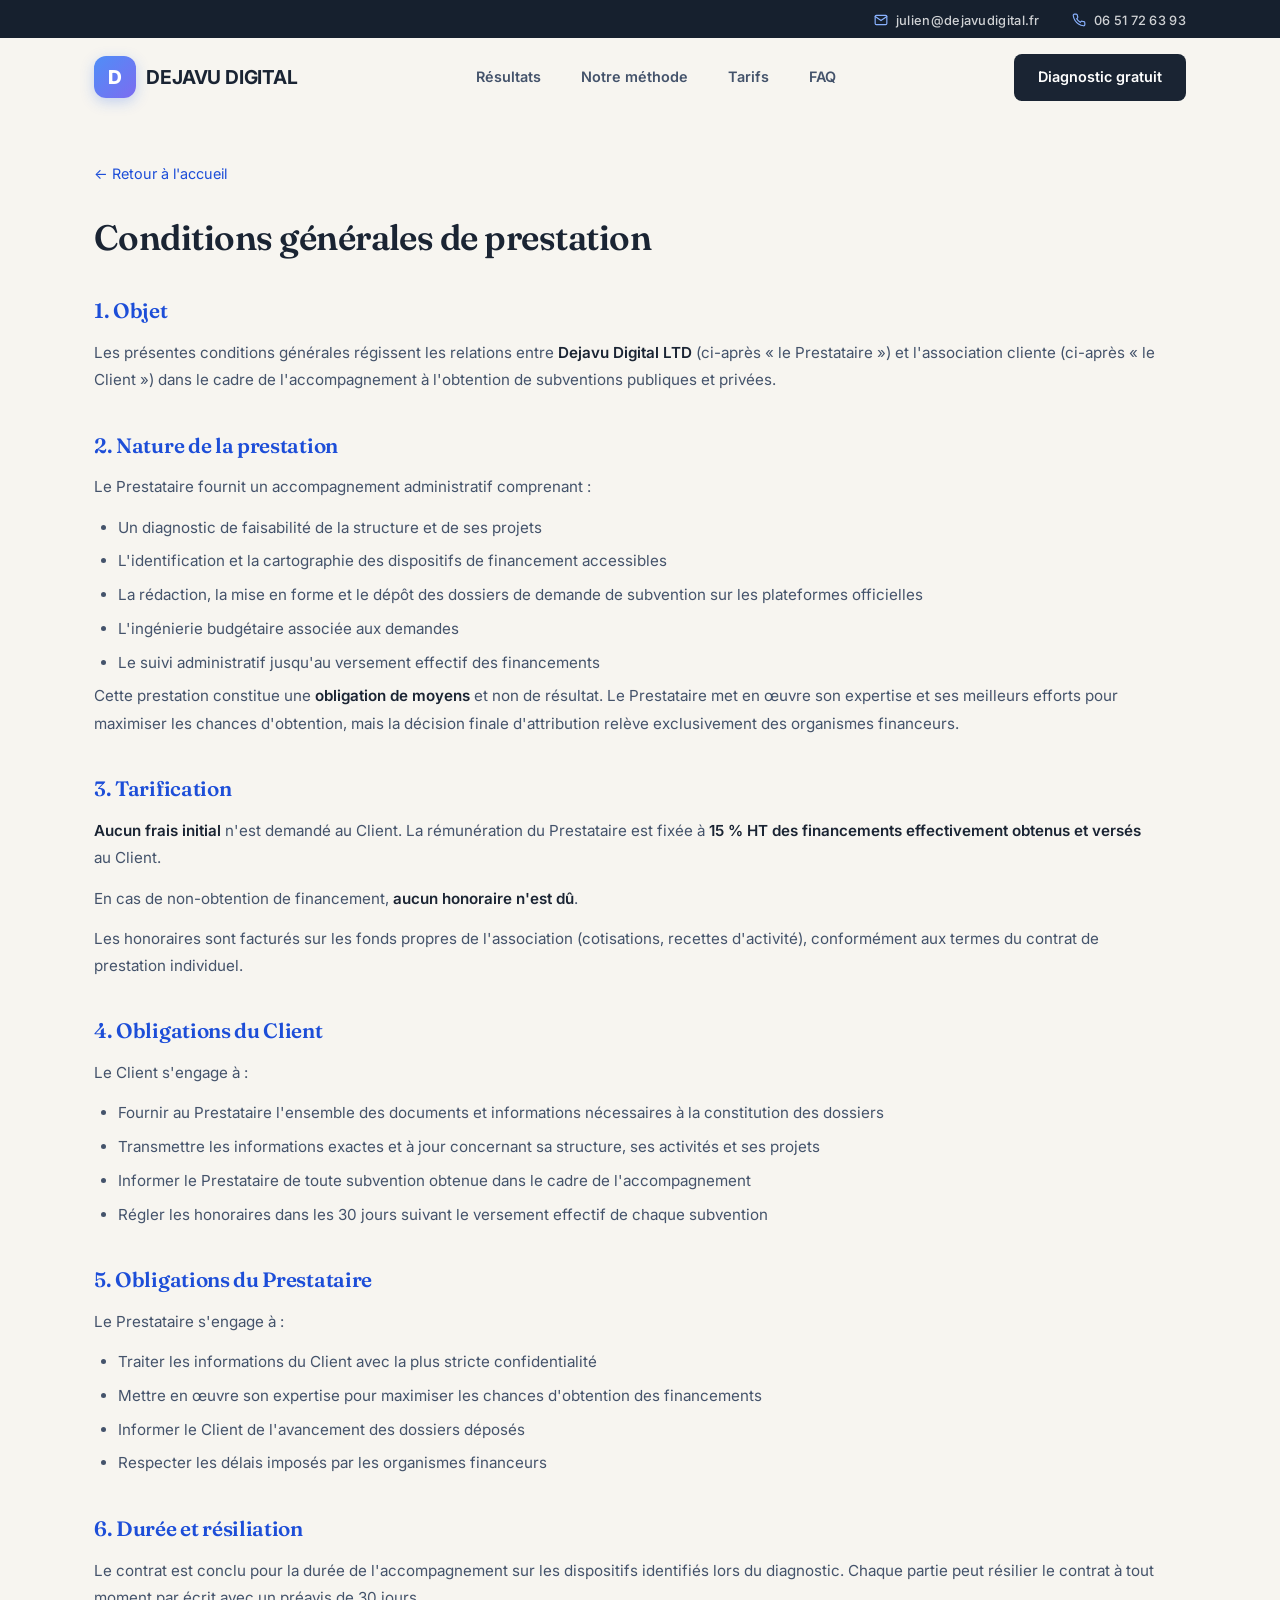
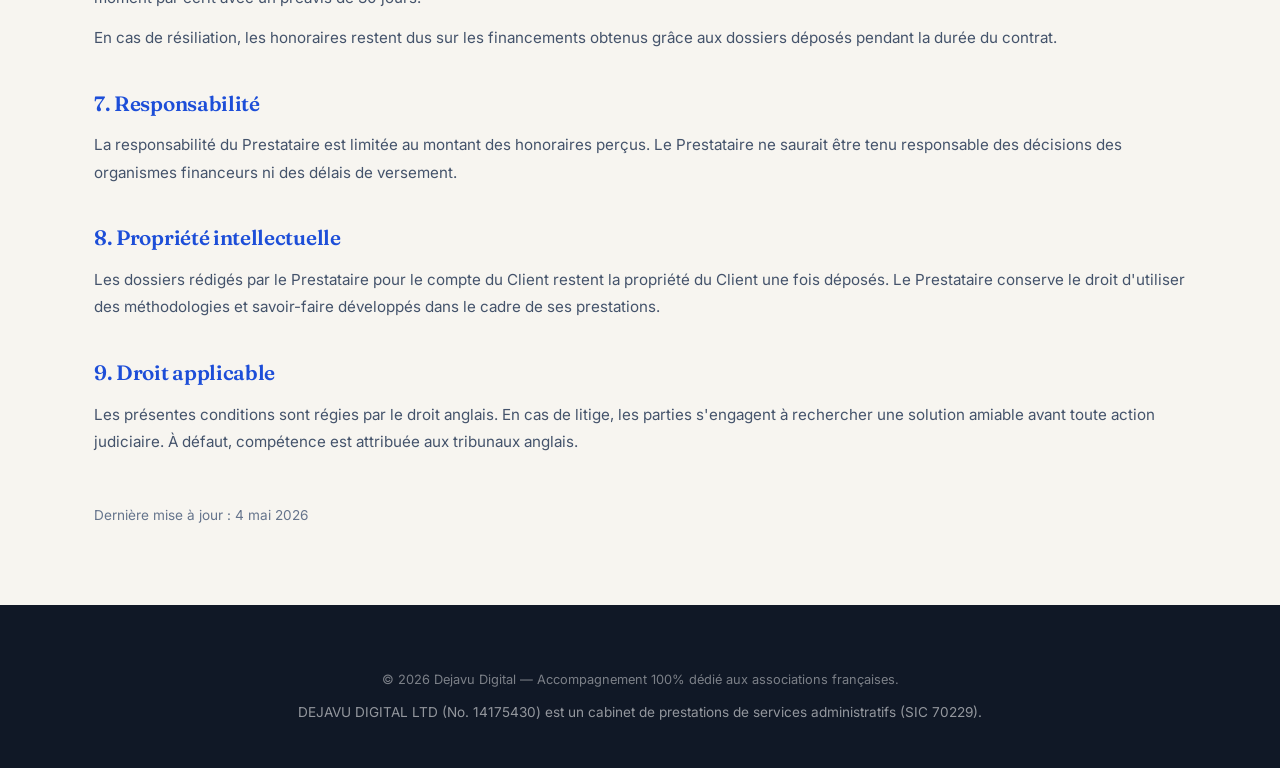
<file: cgv.html>
<!DOCTYPE html>
<html lang="fr">

<head>
    <meta charset="UTF-8">
    <meta name="viewport" content="width=device-width, initial-scale=1.0">
    <meta name="description" content="Conditions générales de prestation de Dejavu Digital LTD — Accompagnement en obtention de subventions.">
    <title>Conditions générales | Dejavu Digital</title>

    <link rel="preconnect" href="https://fonts.googleapis.com">
    <link rel="preconnect" href="https://fonts.gstatic.com" crossorigin>
    <link href="https://fonts.googleapis.com/css2?family=Inter:wght@400;500;600;700&family=Fraunces:opsz,wght@9..144,600;9..144,700&display=swap" rel="stylesheet">
    <link rel="icon" href="/favicon.ico" sizes="any"><link rel="icon" type="image/png" sizes="96x96" href="/favicon-96x96.png"><link rel="icon" type="image/svg+xml" href="/logo.svg"><link rel="apple-touch-icon" sizes="180x180" href="/apple-touch-icon.png">

    <link rel="stylesheet" href="style.css?v=20260611b">
    <style>
        .legal-page { padding: 10rem 0 4rem; min-height: 100vh; }
        .legal-page h1 { font-size: 2.2rem; margin-bottom: 2rem; }
        .legal-page h2 { font-size: 1.3rem; color: var(--accent-blue-deep); margin-top: 2.5rem; margin-bottom: 1rem; }
        .legal-page p, .legal-page li { font-size: 0.95rem; line-height: 1.8; color: var(--ink-soft); margin-bottom: 0.8rem; }
        .legal-page ul { padding-left: 1.5rem; }
        .legal-page li { margin-bottom: 0.4rem; }
        .legal-page strong { color: var(--ink); }
        .legal-back { display: inline-flex; align-items: center; gap: 0.5rem; color: var(--accent-blue-deep); margin-bottom: 2rem; font-size: 0.9rem; }
        .legal-back:hover { color: var(--ink); }
        @media (max-width: 768px) { .legal-page { padding-top: 8.5rem; } .legal-page h1 { font-size: 1.6rem; } }
    </style>
</head>

<body>

    <!-- TOP BAR -->
    <div class="top-bar">
        <div class="container top-bar-content">
            <a href="mailto:julien@dejavudigital.fr" class="top-bar-link">
                <svg width="14" height="14" viewBox="0 0 24 24" fill="none" stroke="currentColor" stroke-width="2" stroke-linecap="round" stroke-linejoin="round"><path d="M4 4h16c1.1 0 2 .9 2 2v12c0 1.1-.9 2-2 2H4c-1.1 0-2-.9-2-2V6c0-1.1.9-2 2-2z"></path><polyline points="22,6 12,13 2,6"></polyline></svg>
                julien@dejavudigital.fr
            </a>
            <a href="tel:0651726393" class="top-bar-link">
                <svg width="14" height="14" viewBox="0 0 24 24" fill="none" stroke="currentColor" stroke-width="2" stroke-linecap="round" stroke-linejoin="round"><path d="M22 16.92v3a2 2 0 0 1-2.18 2 19.79 19.79 0 0 1-8.63-3.07 19.5 19.5 0 0 1-6-6 19.79 19.79 0 0 1-3.07-8.67A2 2 0 0 1 4.11 2h3a2 2 0 0 1 2 1.72 12.84 12.84 0 0 0 .7 2.81 2 2 0 0 1-.45 2.11L8.09 9.91a16 16 0 0 0 6 6l1.27-1.27a2 2 0 0 1 2.11-.45 12.84 12.84 0 0 0 2.81.7A2 2 0 0 1 22 16.92z"></path></svg>
                06 51 72 63 93
            </a>
        </div>
    </div>

    <!-- NAVBAR -->
    <header class="navbar" id="navbar">
        <div class="container nav-content">
            <a href="index.html" class="logo" id="logo">
                <div class="logo-mark">D</div>
                <span class="logo-text">DEJAVU DIGITAL</span>
            </a>
            <nav class="desktop-nav" id="desktop-nav">
                <a href="index.html#resultats">Résultats</a>
                <a href="index.html#methode">Notre méthode</a>
                <a href="index.html#tarifs">Tarifs</a>
                <a href="index.html#faq">FAQ</a>
            </nav>
            <a href="index.html#contact" class="btn btn-nav" id="nav-cta">Diagnostic gratuit</a>
        </div>
    </header>

    <!-- CONTENU -->
    <section class="legal-page">
        <div class="container">
            <a href="index.html" class="legal-back">← Retour à l'accueil</a>
            <h1>Conditions générales de prestation</h1>

            <h2>1. Objet</h2>
            <p>Les présentes conditions générales régissent les relations entre <strong>Dejavu Digital LTD</strong> (ci-après « le Prestataire ») et l'association cliente (ci-après « le Client ») dans le cadre de l'accompagnement à l'obtention de subventions publiques et privées.</p>

            <h2>2. Nature de la prestation</h2>
            <p>Le Prestataire fournit un accompagnement administratif comprenant :</p>
            <ul>
                <li>Un diagnostic de faisabilité de la structure et de ses projets</li>
                <li>L'identification et la cartographie des dispositifs de financement accessibles</li>
                <li>La rédaction, la mise en forme et le dépôt des dossiers de demande de subvention sur les plateformes officielles</li>
                <li>L'ingénierie budgétaire associée aux demandes</li>
                <li>Le suivi administratif jusqu'au versement effectif des financements</li>
            </ul>
            <p>Cette prestation constitue une <strong>obligation de moyens</strong> et non de résultat. Le Prestataire met en œuvre son expertise et ses meilleurs efforts pour maximiser les chances d'obtention, mais la décision finale d'attribution relève exclusivement des organismes financeurs.</p>

            <h2>3. Tarification</h2>
            <p><strong>Aucun frais initial</strong> n'est demandé au Client. La rémunération du Prestataire est fixée à <strong>15 % HT des financements effectivement obtenus et versés</strong> au Client.</p>
            <p>En cas de non-obtention de financement, <strong>aucun honoraire n'est dû</strong>.</p>
            <p>Les honoraires sont facturés sur les fonds propres de l'association (cotisations, recettes d'activité), conformément aux termes du contrat de prestation individuel.</p>

            <h2>4. Obligations du Client</h2>
            <p>Le Client s'engage à :</p>
            <ul>
                <li>Fournir au Prestataire l'ensemble des documents et informations nécessaires à la constitution des dossiers</li>
                <li>Transmettre les informations exactes et à jour concernant sa structure, ses activités et ses projets</li>
                <li>Informer le Prestataire de toute subvention obtenue dans le cadre de l'accompagnement</li>
                <li>Régler les honoraires dans les 30 jours suivant le versement effectif de chaque subvention</li>
            </ul>

            <h2>5. Obligations du Prestataire</h2>
            <p>Le Prestataire s'engage à :</p>
            <ul>
                <li>Traiter les informations du Client avec la plus stricte confidentialité</li>
                <li>Mettre en œuvre son expertise pour maximiser les chances d'obtention des financements</li>
                <li>Informer le Client de l'avancement des dossiers déposés</li>
                <li>Respecter les délais imposés par les organismes financeurs</li>
            </ul>

            <h2>6. Durée et résiliation</h2>
            <p>Le contrat est conclu pour la durée de l'accompagnement sur les dispositifs identifiés lors du diagnostic. Chaque partie peut résilier le contrat à tout moment par écrit avec un préavis de 30 jours.</p>
            <p>En cas de résiliation, les honoraires restent dus sur les financements obtenus grâce aux dossiers déposés pendant la durée du contrat.</p>

            <h2>7. Responsabilité</h2>
            <p>La responsabilité du Prestataire est limitée au montant des honoraires perçus. Le Prestataire ne saurait être tenu responsable des décisions des organismes financeurs ni des délais de versement.</p>

            <h2>8. Propriété intellectuelle</h2>
            <p>Les dossiers rédigés par le Prestataire pour le compte du Client restent la propriété du Client une fois déposés. Le Prestataire conserve le droit d'utiliser des méthodologies et savoir-faire développés dans le cadre de ses prestations.</p>

            <h2>9. Droit applicable</h2>
            <p>Les présentes conditions sont régies par le droit anglais. En cas de litige, les parties s'engagent à rechercher une solution amiable avant toute action judiciaire. À défaut, compétence est attribuée aux tribunaux anglais.</p>

            <p style="margin-top: 3rem; color: var(--text-tertiary); font-size: 0.85rem;">Dernière mise à jour : 4 mai 2026</p>
        </div>
    </section>

    <!-- FOOTER -->
    <footer id="footer">
        <div class="container">
            <div class="footer-bottom">
                <p>© 2026 Dejavu Digital — Accompagnement 100% dédié aux associations françaises.</p>
                <p class="footer-disclaimer">DEJAVU DIGITAL LTD (No. 14175430) est un cabinet de prestations de services administratifs (SIC 70229).</p>
            </div>
        </div>
    </footer>

</body>
</html>
</file>
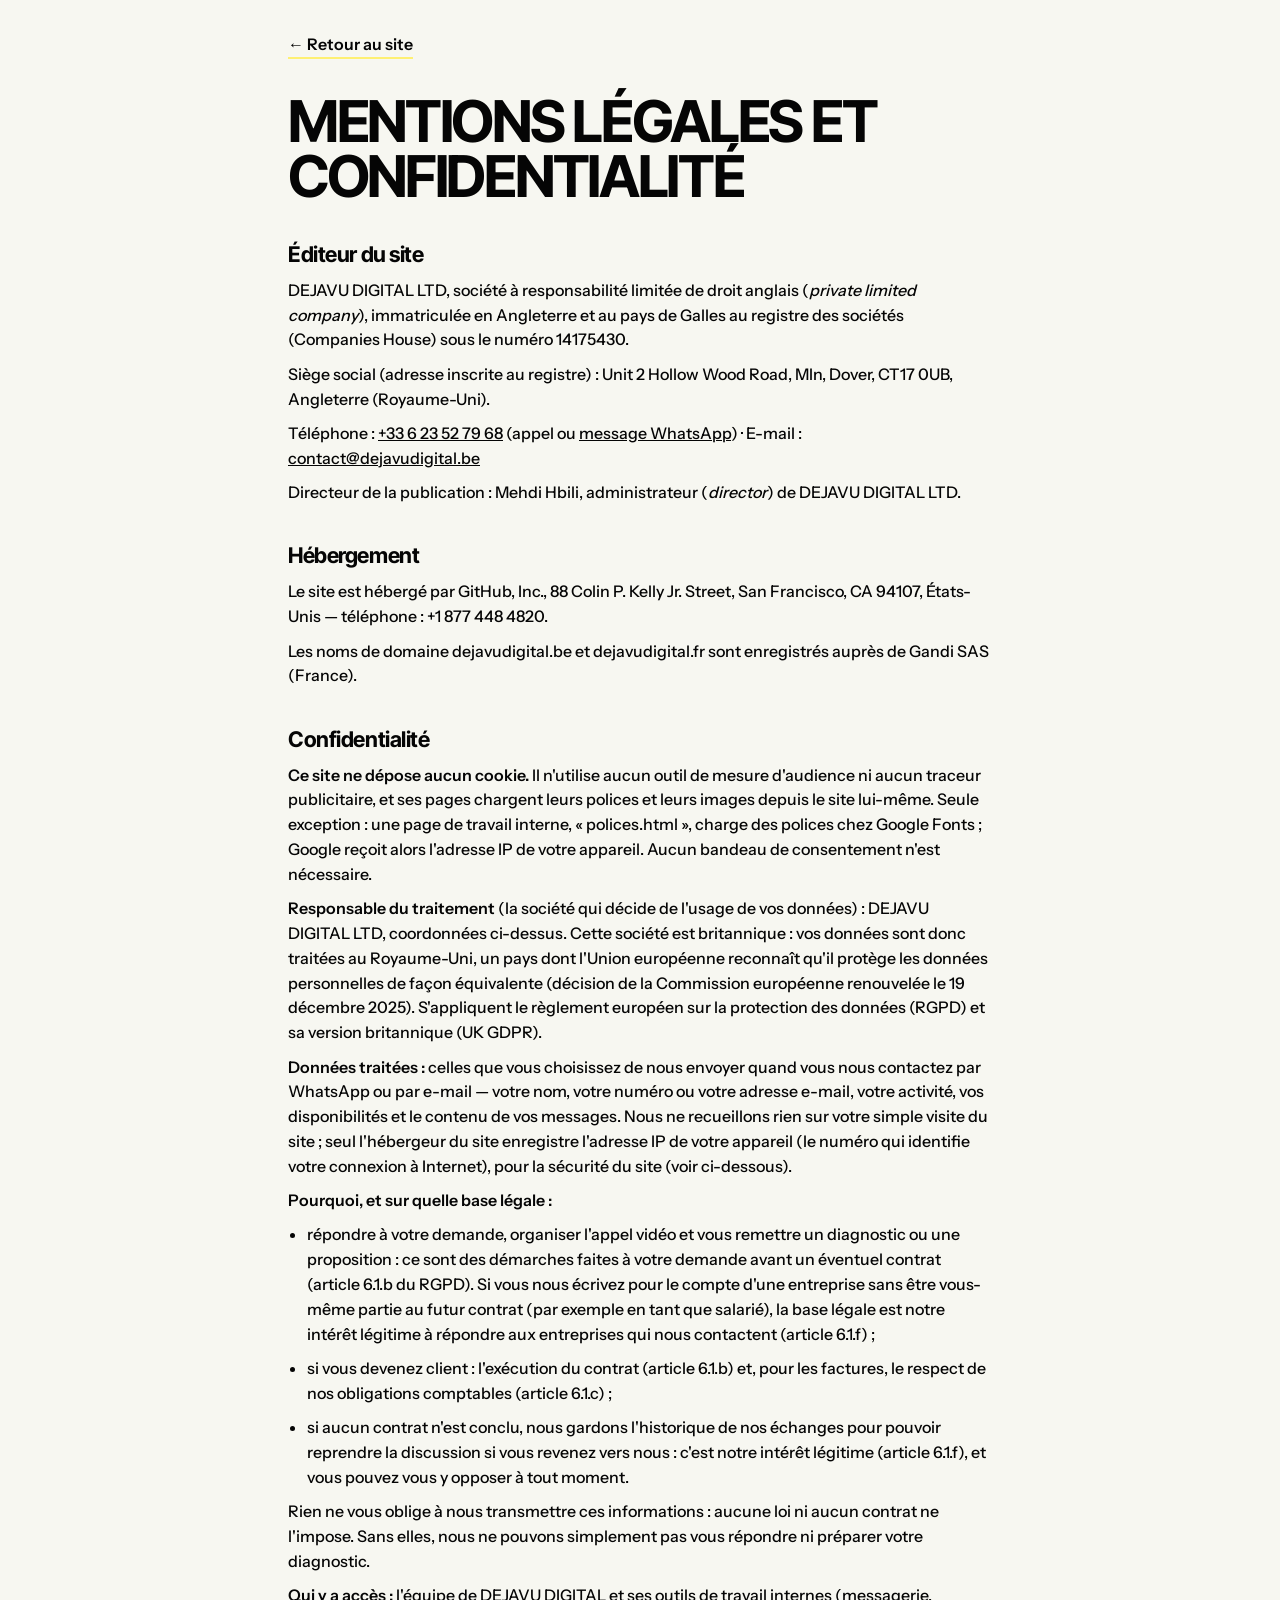
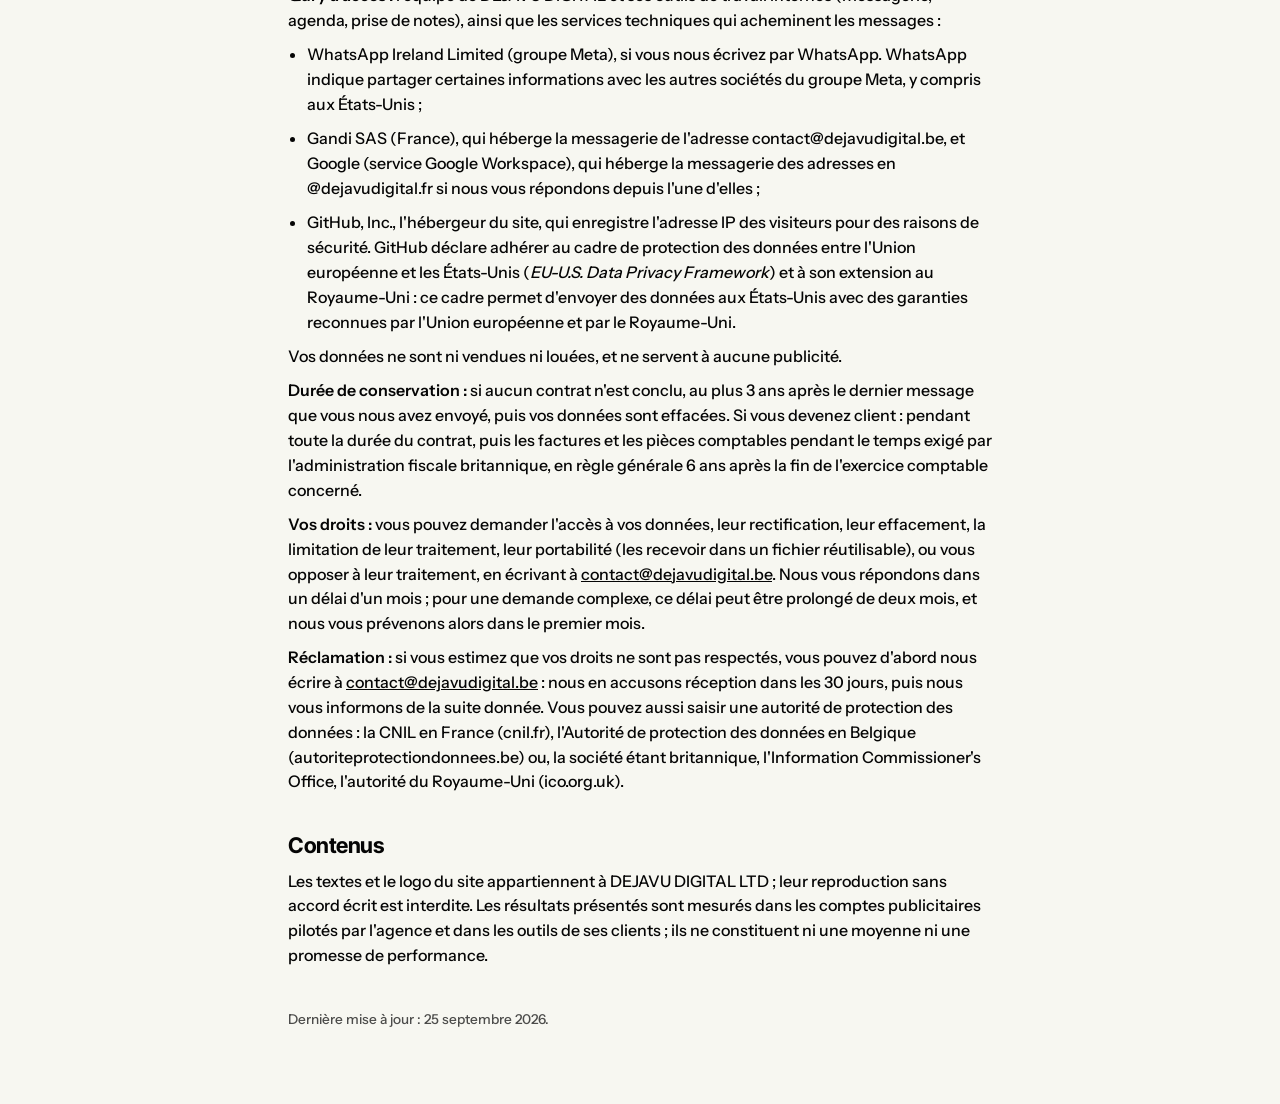
<file: mentions.html>
<!DOCTYPE html>
<html lang="fr">
<head>
<meta charset="utf-8">
<meta name="viewport" content="width=device-width, initial-scale=1">
<meta name="robots" content="noindex, follow">
<title>Mentions légales et confidentialité — DEJAVU DIGITAL</title>
<meta name="description" content="Mentions légales et politique de confidentialité du site de DEJAVU DIGITAL.">
<link rel="icon" href="/favicon.ico" sizes="48x48">
<link rel="icon" type="image/png" sizes="192x192" href="/img/favicon-192.png">
<link rel="apple-touch-icon" href="/img/apple-touch-icon.png">
<style>
  @font-face{font-family:"Inter Tight";font-weight:500 700;font-display:swap;src:url(/fonts/inter-tight.woff2) format("woff2")}
  @font-face{font-family:"Instrument Sans";font-weight:500 600;font-display:swap;src:url(/fonts/instrument-sans.woff2) format("woff2")}
  *{box-sizing:border-box;margin:0}
  body{background:#f7f7f1;color:#050505;font:500 1rem/1.55 "Instrument Sans",Helvetica,Arial,sans-serif;padding:2rem 1.3125rem 4rem}
  main{max-width:44rem;margin:0 auto}
  a{color:inherit}
  .top{display:inline-block;margin-bottom:2.2rem;font-weight:600;text-decoration:none;border-bottom:2px solid #fef073}
  h1{font:700 clamp(2.1rem,7vw,3.6rem)/.95 "Inter Tight",Helvetica,Arial,sans-serif;letter-spacing:-.04em;text-transform:uppercase;margin-bottom:2rem}
  h2{font:700 1.35rem/1.15 "Inter Tight",Helvetica,Arial,sans-serif;letter-spacing:-.02em;margin:2.4rem 0 .7rem}
  p,li{margin-bottom:.6rem}
  ul{padding-left:1.2rem;margin-bottom:.6rem}
  .note{margin-top:2.6rem;font-size:.85rem;opacity:.7}
</style>
</head>
<body>
<main>
  <a class="top" href="/">← Retour au site</a>
  <h1>Mentions légales et confidentialité</h1>

  <h2>Éditeur du site</h2>
  <p>DEJAVU DIGITAL LTD, société à responsabilité limitée de droit anglais (<em>private limited company</em>), immatriculée en Angleterre et au pays de Galles au registre des sociétés (Companies House) sous le numéro 14175430.</p>
  <p>Siège social (adresse inscrite au registre) : Unit 2 Hollow Wood Road, Mln, Dover, CT17 0UB, Angleterre (Royaume-Uni).</p>
  <p>Téléphone : <a href="tel:+33623527968">+33 6 23 52 79 68</a> (appel ou <a href="https://wa.me/33623527968">message WhatsApp</a>) · E-mail : <a href="mailto:contact@dejavudigital.be">contact@dejavudigital.be</a></p>
  <p>Directeur de la publication : Mehdi Hbili, administrateur (<em>director</em>) de DEJAVU DIGITAL LTD.</p>

  <h2>Hébergement</h2>
  <p>Le site est hébergé par GitHub, Inc., 88 Colin P. Kelly Jr. Street, San Francisco, CA 94107, États-Unis — téléphone : +1 877 448 4820.</p>
  <p>Les noms de domaine dejavudigital.be et dejavudigital.fr sont enregistrés auprès de Gandi SAS (France).</p>

  <h2 id="confidentialite">Confidentialité</h2>
  <p><strong>Ce site ne dépose aucun cookie.</strong> Il n'utilise aucun outil de mesure d'audience ni aucun traceur publicitaire, et ses pages chargent leurs polices et leurs images depuis le site lui-même. Seule exception : une page de travail interne, « polices.html », charge des polices chez Google Fonts ; Google reçoit alors l'adresse IP de votre appareil. Aucun bandeau de consentement n'est nécessaire.</p>
  <p><strong>Responsable du traitement</strong> (la société qui décide de l'usage de vos données) : DEJAVU DIGITAL LTD, coordonnées ci-dessus. Cette société est britannique : vos données sont donc traitées au Royaume-Uni, un pays dont l'Union européenne reconnaît qu'il protège les données personnelles de façon équivalente (décision de la Commission européenne renouvelée le 19 décembre 2025). S'appliquent le règlement européen sur la protection des données (RGPD) et sa version britannique (UK GDPR).</p>
  <p><strong>Données traitées :</strong> celles que vous choisissez de nous envoyer quand vous nous contactez par WhatsApp ou par e-mail — votre nom, votre numéro ou votre adresse e-mail, votre activité, vos disponibilités et le contenu de vos messages. Nous ne recueillons rien sur votre simple visite du site ; seul l'hébergeur du site enregistre l'adresse IP de votre appareil (le numéro qui identifie votre connexion à Internet), pour la sécurité du site (voir ci-dessous).</p>
  <p><strong>Pourquoi, et sur quelle base légale :</strong></p>
  <ul>
    <li>répondre à votre demande, organiser l'appel vidéo et vous remettre un diagnostic ou une proposition : ce sont des démarches faites à votre demande avant un éventuel contrat (article 6.1.b du RGPD). Si vous nous écrivez pour le compte d'une entreprise sans être vous-même partie au futur contrat (par exemple en tant que salarié), la base légale est notre intérêt légitime à répondre aux entreprises qui nous contactent (article 6.1.f) ;</li>
    <li>si vous devenez client : l'exécution du contrat (article 6.1.b) et, pour les factures, le respect de nos obligations comptables (article 6.1.c) ;</li>
    <li>si aucun contrat n'est conclu, nous gardons l'historique de nos échanges pour pouvoir reprendre la discussion si vous revenez vers nous : c'est notre intérêt légitime (article 6.1.f), et vous pouvez vous y opposer à tout moment.</li>
  </ul>
  <p>Rien ne vous oblige à nous transmettre ces informations : aucune loi ni aucun contrat ne l'impose. Sans elles, nous ne pouvons simplement pas vous répondre ni préparer votre diagnostic.</p>
  <p><strong>Qui y a accès :</strong> l'équipe de DEJAVU DIGITAL et ses outils de travail internes (messagerie, agenda, prise de notes), ainsi que les services techniques qui acheminent les messages :</p>
  <ul>
    <li>WhatsApp Ireland Limited (groupe Meta), si vous nous écrivez par WhatsApp. WhatsApp indique partager certaines informations avec les autres sociétés du groupe Meta, y compris aux États-Unis ;</li>
    <li>Gandi SAS (France), qui héberge la messagerie de l'adresse contact@dejavudigital.be, et Google (service Google Workspace), qui héberge la messagerie des adresses en @dejavudigital.fr si nous vous répondons depuis l'une d'elles ;</li>
    <li>GitHub, Inc., l'hébergeur du site, qui enregistre l'adresse IP des visiteurs pour des raisons de sécurité. GitHub déclare adhérer au cadre de protection des données entre l'Union européenne et les États-Unis (<em>EU-U.S. Data Privacy Framework</em>) et à son extension au Royaume-Uni : ce cadre permet d'envoyer des données aux États-Unis avec des garanties reconnues par l'Union européenne et par le Royaume-Uni.</li>
  </ul>
  <p>Vos données ne sont ni vendues ni louées, et ne servent à aucune publicité.</p>
  <p><strong>Durée de conservation :</strong> si aucun contrat n'est conclu, au plus 3 ans après le dernier message que vous nous avez envoyé, puis vos données sont effacées. Si vous devenez client : pendant toute la durée du contrat, puis les factures et les pièces comptables pendant le temps exigé par l'administration fiscale britannique, en règle générale 6 ans après la fin de l'exercice comptable concerné.</p>
  <p><strong>Vos droits :</strong> vous pouvez demander l'accès à vos données, leur rectification, leur effacement, la limitation de leur traitement, leur portabilité (les recevoir dans un fichier réutilisable), ou vous opposer à leur traitement, en écrivant à <a href="mailto:contact@dejavudigital.be">contact@dejavudigital.be</a>. Nous vous répondons dans un délai d'un mois ; pour une demande complexe, ce délai peut être prolongé de deux mois, et nous vous prévenons alors dans le premier mois.</p>
  <p><strong>Réclamation :</strong> si vous estimez que vos droits ne sont pas respectés, vous pouvez d'abord nous écrire à <a href="mailto:contact@dejavudigital.be">contact@dejavudigital.be</a> : nous en accusons réception dans les 30 jours, puis nous vous informons de la suite donnée. Vous pouvez aussi saisir une autorité de protection des données : la CNIL en France (cnil.fr), l'Autorité de protection des données en Belgique (autoriteprotectiondonnees.be) ou, la société étant britannique, l'Information Commissioner's Office, l'autorité du Royaume-Uni (ico.org.uk).</p>

  <h2>Contenus</h2>
  <p>Les textes et le logo du site appartiennent à DEJAVU DIGITAL LTD ; leur reproduction sans accord écrit est interdite. Les résultats présentés sont mesurés dans les comptes publicitaires pilotés par l'agence et dans les outils de ses clients ; ils ne constituent ni une moyenne ni une promesse de performance.</p>

  <p class="note">Dernière mise à jour : 25 septembre 2026.</p>
</main>
</body>
</html>
</file>
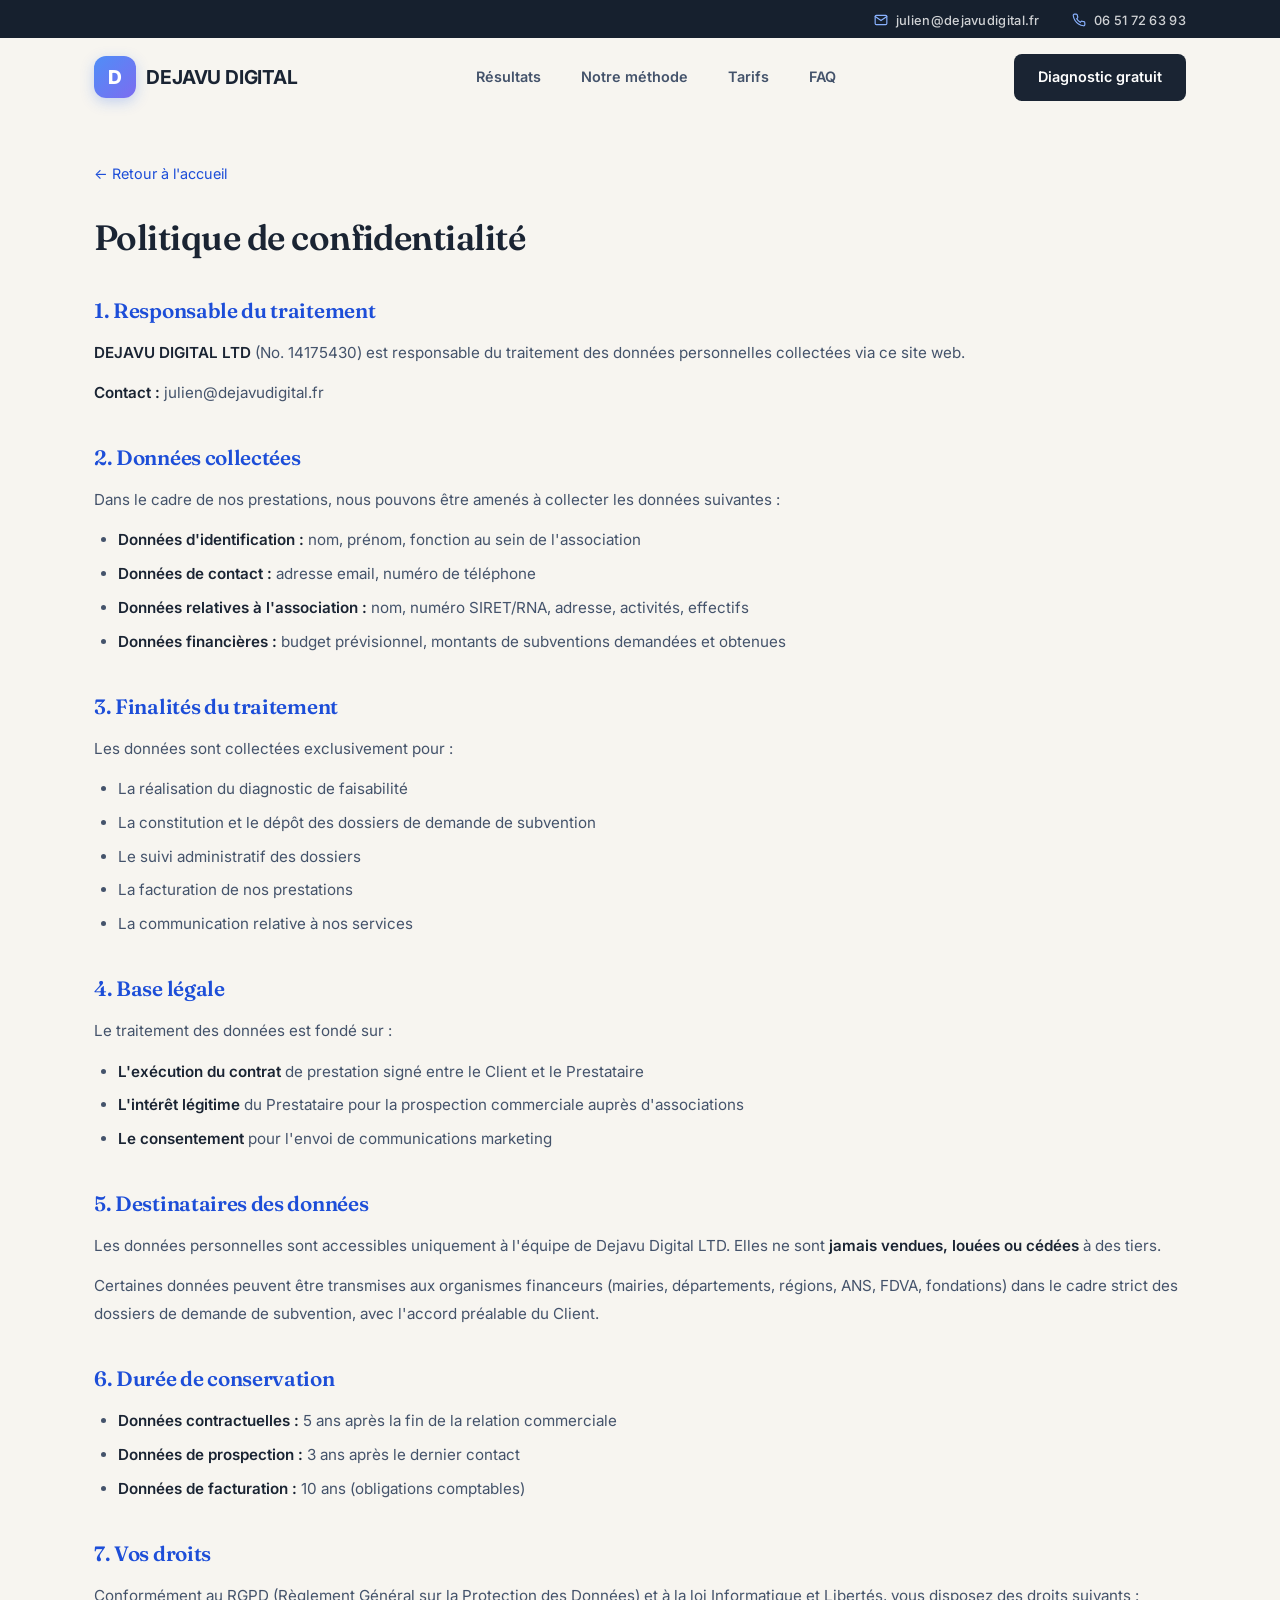
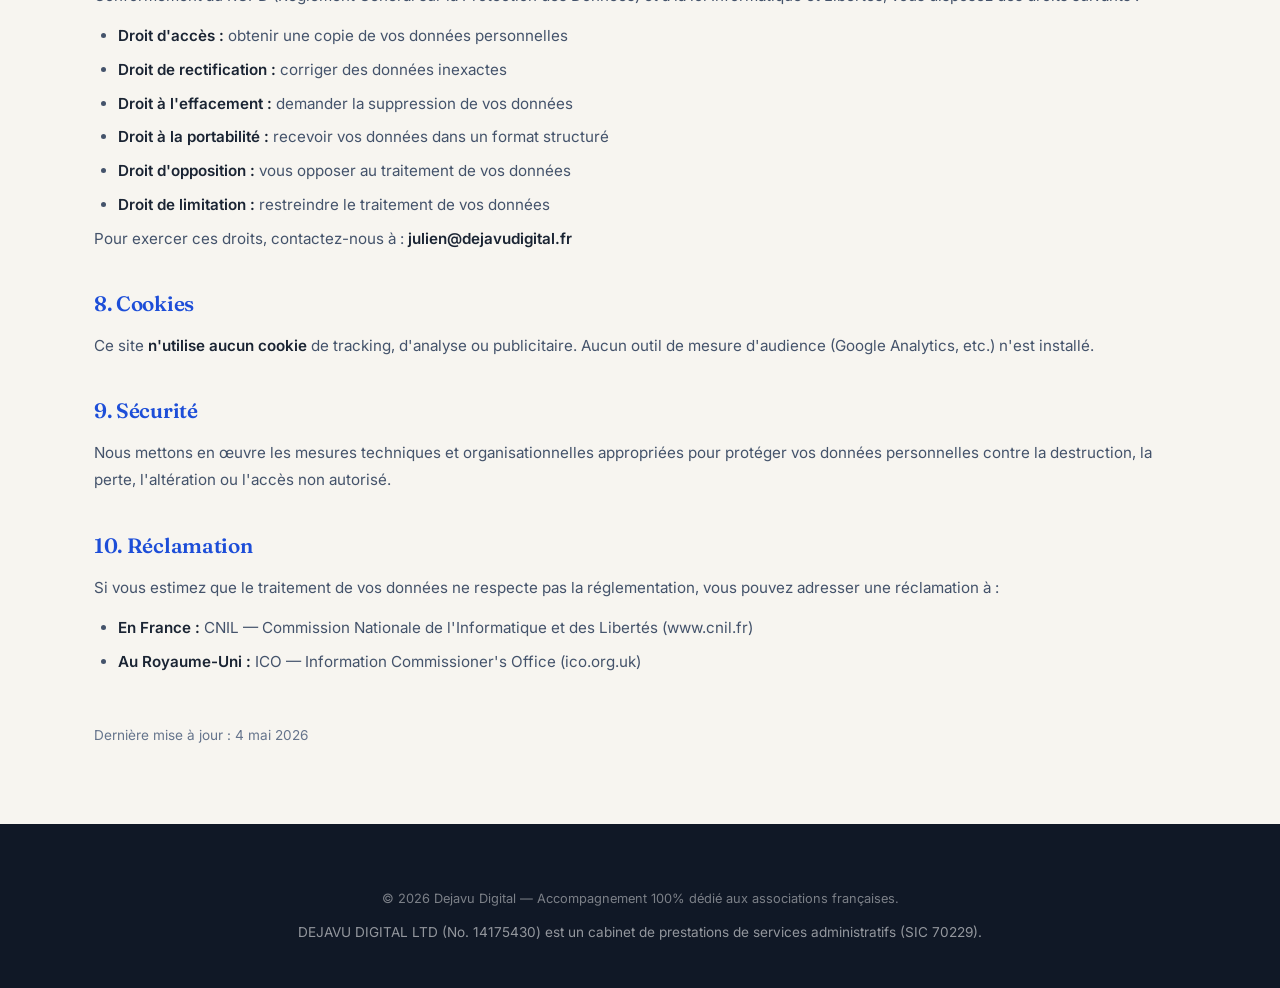
<file: rgpd.html>
<!DOCTYPE html>
<html lang="fr">

<head>
    <meta charset="UTF-8">
    <meta name="viewport" content="width=device-width, initial-scale=1.0">
    <meta name="description" content="Politique de confidentialité et RGPD de Dejavu Digital LTD.">
    <title>Politique de confidentialité | Dejavu Digital</title>

    <link rel="preconnect" href="https://fonts.googleapis.com">
    <link rel="preconnect" href="https://fonts.gstatic.com" crossorigin>
    <link href="https://fonts.googleapis.com/css2?family=Inter:wght@400;500;600;700&family=Fraunces:opsz,wght@9..144,600;9..144,700&display=swap" rel="stylesheet">
    <link rel="icon" href="/favicon.ico" sizes="any"><link rel="icon" type="image/png" sizes="96x96" href="/favicon-96x96.png"><link rel="icon" type="image/svg+xml" href="/logo.svg"><link rel="apple-touch-icon" sizes="180x180" href="/apple-touch-icon.png">

    <link rel="stylesheet" href="style.css?v=20260611b">
    <style>
        .legal-page { padding: 10rem 0 4rem; min-height: 100vh; }
        .legal-page h1 { font-size: 2.2rem; margin-bottom: 2rem; }
        .legal-page h2 { font-size: 1.3rem; color: var(--accent-blue-deep); margin-top: 2.5rem; margin-bottom: 1rem; }
        .legal-page p, .legal-page li { font-size: 0.95rem; line-height: 1.8; color: var(--ink-soft); margin-bottom: 0.8rem; }
        .legal-page ul { padding-left: 1.5rem; }
        .legal-page li { margin-bottom: 0.4rem; }
        .legal-page strong { color: var(--ink); }
        .legal-back { display: inline-flex; align-items: center; gap: 0.5rem; color: var(--accent-blue-deep); margin-bottom: 2rem; font-size: 0.9rem; }
        .legal-back:hover { color: var(--ink); }
        @media (max-width: 768px) { .legal-page { padding-top: 8.5rem; } .legal-page h1 { font-size: 1.6rem; } }
    </style>
</head>

<body>

    <!-- TOP BAR -->
    <div class="top-bar">
        <div class="container top-bar-content">
            <a href="mailto:julien@dejavudigital.fr" class="top-bar-link">
                <svg width="14" height="14" viewBox="0 0 24 24" fill="none" stroke="currentColor" stroke-width="2" stroke-linecap="round" stroke-linejoin="round"><path d="M4 4h16c1.1 0 2 .9 2 2v12c0 1.1-.9 2-2 2H4c-1.1 0-2-.9-2-2V6c0-1.1.9-2 2-2z"></path><polyline points="22,6 12,13 2,6"></polyline></svg>
                julien@dejavudigital.fr
            </a>
            <a href="tel:0651726393" class="top-bar-link">
                <svg width="14" height="14" viewBox="0 0 24 24" fill="none" stroke="currentColor" stroke-width="2" stroke-linecap="round" stroke-linejoin="round"><path d="M22 16.92v3a2 2 0 0 1-2.18 2 19.79 19.79 0 0 1-8.63-3.07 19.5 19.5 0 0 1-6-6 19.79 19.79 0 0 1-3.07-8.67A2 2 0 0 1 4.11 2h3a2 2 0 0 1 2 1.72 12.84 12.84 0 0 0 .7 2.81 2 2 0 0 1-.45 2.11L8.09 9.91a16 16 0 0 0 6 6l1.27-1.27a2 2 0 0 1 2.11-.45 12.84 12.84 0 0 0 2.81.7A2 2 0 0 1 22 16.92z"></path></svg>
                06 51 72 63 93
            </a>
        </div>
    </div>

    <!-- NAVBAR -->
    <header class="navbar" id="navbar">
        <div class="container nav-content">
            <a href="index.html" class="logo" id="logo">
                <div class="logo-mark">D</div>
                <span class="logo-text">DEJAVU DIGITAL</span>
            </a>
            <nav class="desktop-nav" id="desktop-nav">
                <a href="index.html#resultats">Résultats</a>
                <a href="index.html#methode">Notre méthode</a>
                <a href="index.html#tarifs">Tarifs</a>
                <a href="index.html#faq">FAQ</a>
            </nav>
            <a href="index.html#contact" class="btn btn-nav" id="nav-cta">Diagnostic gratuit</a>
        </div>
    </header>

    <!-- CONTENU -->
    <section class="legal-page">
        <div class="container">
            <a href="index.html" class="legal-back">← Retour à l'accueil</a>
            <h1>Politique de confidentialité</h1>

            <h2>1. Responsable du traitement</h2>
            <p><strong>DEJAVU DIGITAL LTD</strong> (No. 14175430) est responsable du traitement des données personnelles collectées via ce site web.</p>
            <p><strong>Contact :</strong> julien@dejavudigital.fr</p>

            <h2>2. Données collectées</h2>
            <p>Dans le cadre de nos prestations, nous pouvons être amenés à collecter les données suivantes :</p>
            <ul>
                <li><strong>Données d'identification :</strong> nom, prénom, fonction au sein de l'association</li>
                <li><strong>Données de contact :</strong> adresse email, numéro de téléphone</li>
                <li><strong>Données relatives à l'association :</strong> nom, numéro SIRET/RNA, adresse, activités, effectifs</li>
                <li><strong>Données financières :</strong> budget prévisionnel, montants de subventions demandées et obtenues</li>
            </ul>

            <h2>3. Finalités du traitement</h2>
            <p>Les données sont collectées exclusivement pour :</p>
            <ul>
                <li>La réalisation du diagnostic de faisabilité</li>
                <li>La constitution et le dépôt des dossiers de demande de subvention</li>
                <li>Le suivi administratif des dossiers</li>
                <li>La facturation de nos prestations</li>
                <li>La communication relative à nos services</li>
            </ul>

            <h2>4. Base légale</h2>
            <p>Le traitement des données est fondé sur :</p>
            <ul>
                <li><strong>L'exécution du contrat</strong> de prestation signé entre le Client et le Prestataire</li>
                <li><strong>L'intérêt légitime</strong> du Prestataire pour la prospection commerciale auprès d'associations</li>
                <li><strong>Le consentement</strong> pour l'envoi de communications marketing</li>
            </ul>

            <h2>5. Destinataires des données</h2>
            <p>Les données personnelles sont accessibles uniquement à l'équipe de Dejavu Digital LTD. Elles ne sont <strong>jamais vendues, louées ou cédées</strong> à des tiers.</p>
            <p>Certaines données peuvent être transmises aux organismes financeurs (mairies, départements, régions, ANS, FDVA, fondations) dans le cadre strict des dossiers de demande de subvention, avec l'accord préalable du Client.</p>

            <h2>6. Durée de conservation</h2>
            <ul>
                <li><strong>Données contractuelles :</strong> 5 ans après la fin de la relation commerciale</li>
                <li><strong>Données de prospection :</strong> 3 ans après le dernier contact</li>
                <li><strong>Données de facturation :</strong> 10 ans (obligations comptables)</li>
            </ul>

            <h2>7. Vos droits</h2>
            <p>Conformément au RGPD (Règlement Général sur la Protection des Données) et à la loi Informatique et Libertés, vous disposez des droits suivants :</p>
            <ul>
                <li><strong>Droit d'accès :</strong> obtenir une copie de vos données personnelles</li>
                <li><strong>Droit de rectification :</strong> corriger des données inexactes</li>
                <li><strong>Droit à l'effacement :</strong> demander la suppression de vos données</li>
                <li><strong>Droit à la portabilité :</strong> recevoir vos données dans un format structuré</li>
                <li><strong>Droit d'opposition :</strong> vous opposer au traitement de vos données</li>
                <li><strong>Droit de limitation :</strong> restreindre le traitement de vos données</li>
            </ul>
            <p>Pour exercer ces droits, contactez-nous à : <strong>julien@dejavudigital.fr</strong></p>

            <h2>8. Cookies</h2>
            <p>Ce site <strong>n'utilise aucun cookie</strong> de tracking, d'analyse ou publicitaire. Aucun outil de mesure d'audience (Google Analytics, etc.) n'est installé.</p>

            <h2>9. Sécurité</h2>
            <p>Nous mettons en œuvre les mesures techniques et organisationnelles appropriées pour protéger vos données personnelles contre la destruction, la perte, l'altération ou l'accès non autorisé.</p>

            <h2>10. Réclamation</h2>
            <p>Si vous estimez que le traitement de vos données ne respecte pas la réglementation, vous pouvez adresser une réclamation à :</p>
            <ul>
                <li><strong>En France :</strong> CNIL — Commission Nationale de l'Informatique et des Libertés (www.cnil.fr)</li>
                <li><strong>Au Royaume-Uni :</strong> ICO — Information Commissioner's Office (ico.org.uk)</li>
            </ul>

            <p style="margin-top: 3rem; color: var(--text-tertiary); font-size: 0.85rem;">Dernière mise à jour : 4 mai 2026</p>
        </div>
    </section>

    <!-- FOOTER -->
    <footer id="footer">
        <div class="container">
            <div class="footer-bottom">
                <p>© 2026 Dejavu Digital — Accompagnement 100% dédié aux associations françaises.</p>
                <p class="footer-disclaimer">DEJAVU DIGITAL LTD (No. 14175430) est un cabinet de prestations de services administratifs (SIC 70229).</p>
            </div>
        </div>
    </footer>

</body>
</html>
</file>
<file: style.css>
/* ═══════════════════════════════════════════════
   DEJAVU DIGITAL — Design System V3 « Cabinet clair »
   Papier chaud · serif éditoriale · encre marine
   ═══════════════════════════════════════════════ */

/* ─── Variables ─── */
:root {
    --bg-paper: #f7f5f0;
    --bg-white: #ffffff;
    --bg-navy: #16202e;
    --bg-navy-deep: #101826;

    --ink: #1a2433;
    --ink-soft: #44536b;
    --ink-faint: #65748c;

    --border-subtle: rgba(26, 36, 51, 0.10);
    --border-hover: rgba(26, 36, 51, 0.22);

    --accent-blue: #2563eb;
    --accent-blue-deep: #1d4ed8;
    --accent-indigo: #4f46e5;
    --accent-gold: #8a6014;
    --accent-emerald: #0e8a60;
    --accent-whatsapp: #128C4B;

    --gradient-primary: linear-gradient(135deg, var(--accent-blue), var(--accent-indigo));

    /* Alias de compatibilité (anciennes variables référencées par les pages légales) */
    --accent-blue-light: #1d4ed8;
    --text-primary: #1a2433;
    --text-secondary: #44536b;
    --text-tertiary: #65748c;

    --font-body: 'Inter', -apple-system, BlinkMacSystemFont, 'Segoe UI', sans-serif;
    --font-display: 'Fraunces', Georgia, serif;
    --font-heading: 'Inter', sans-serif;

    --radius-sm: 8px;
    --radius-md: 12px;
    --radius-lg: 18px;
    --radius-xl: 26px;

    --shadow-card: 0 1px 2px rgba(26, 36, 51, 0.05), 0 8px 28px rgba(26, 36, 51, 0.07);
    --shadow-card-hover: 0 2px 4px rgba(26, 36, 51, 0.06), 0 16px 44px rgba(26, 36, 51, 0.12);

    --space-section: clamp(4rem, 7vw, 5.5rem);

    --transition-fast: 0.2s cubic-bezier(0.4, 0, 0.2, 1);
    --transition-base: 0.3s cubic-bezier(0.4, 0, 0.2, 1);
}

/* ─── Reset ─── */
*, *::before, *::after {
    margin: 0;
    padding: 0;
    box-sizing: border-box;
}

html {
    scroll-behavior: smooth;
    -webkit-font-smoothing: antialiased;
    -moz-osx-font-smoothing: grayscale;
}

body {
    background-color: var(--bg-paper);
    color: var(--ink);
    font-family: var(--font-body);
    font-size: 16px;
    line-height: 1.7;
    overflow-x: hidden;
}

section[id], div[id] {
    scroll-margin-top: 112px;
}

/* ─── Accessibilité ─── */
.skip-link {
    position: absolute;
    left: -9999px;
    z-index: 2000;
}

.skip-link:focus {
    left: 1rem;
    top: 1rem;
    background: var(--accent-blue);
    color: #fff;
    padding: 0.75rem 1.25rem;
    border-radius: var(--radius-sm);
}

:focus-visible {
    outline: 3px solid var(--accent-blue);
    outline-offset: 3px;
    border-radius: 4px;
}

.btn:focus-visible {
    outline-color: var(--ink);
}

/* ─── Typography ─── */
h1, h2 {
    font-family: var(--font-display);
    font-weight: 600;
    line-height: 1.15;
    letter-spacing: -0.015em;
    color: var(--ink);
}

h3, h4, h5, h6 {
    font-family: var(--font-heading);
    font-weight: 700;
    line-height: 1.25;
    letter-spacing: -0.01em;
    color: var(--ink);
}

h1 { font-size: clamp(2.5rem, 4.6vw, 3.6rem); text-wrap: balance; }
h2 { font-size: clamp(1.95rem, 3.5vw, 2.7rem); text-wrap: balance; }
h3 { font-size: 1.22rem; }
h4 { font-size: 1.08rem; }

p { color: var(--ink-soft); text-wrap: pretty; }
strong { color: var(--ink); font-weight: 600; }

::selection {
    background: rgba(37, 99, 235, 0.18);
    color: var(--ink);
}

a { color: var(--accent-blue-deep); text-decoration: none; transition: color var(--transition-fast); }
a:hover { color: var(--accent-blue); }

/* En V3 le « gradient-text » devient un accent d'encre bleue — plus sobre */
.gradient-text {
    color: var(--accent-blue-deep);
    font-style: italic;
}

.animated-gradient-text {
    color: var(--accent-blue-deep);
    font-style: italic;
    font-weight: 600;
}

/* ─── Layout ─── */
.container {
    max-width: 1140px;
    margin: 0 auto;
    padding: 0 1.5rem;
}

section {
    padding: var(--space-section) 0;
    position: relative;
}

.section-header {
    text-align: center;
    margin-bottom: 2.75rem;
}

.section-tag {
    display: inline-block;
    font-size: 0.78rem;
    font-weight: 700;
    text-transform: uppercase;
    letter-spacing: 0.14em;
    color: var(--accent-blue-deep);
    background: rgba(37, 99, 235, 0.07);
    border: 1px solid rgba(37, 99, 235, 0.18);
    padding: 0.4rem 1rem;
    border-radius: 50px;
    margin-bottom: 1.25rem;
}

.section-sub {
    font-size: 1.1rem;
    color: var(--ink-soft);
    max-width: 640px;
    margin: 1rem auto 0;
}

.section-cta {
    text-align: center;
    margin-top: 3rem;
}

/* ─── Reveal Animations ─── */
.reveal {
    opacity: 0;
    transform: translateY(22px);
    transition: opacity 0.7s cubic-bezier(0.16, 1, 0.3, 1),
                transform 0.7s cubic-bezier(0.16, 1, 0.3, 1);
    animation: revealFallback 0.5s ease 2s forwards;
}

.reveal.visible {
    opacity: 1;
    transform: translateY(0);
    animation: none;
}

@keyframes revealFallback {
    to { opacity: 1; transform: translateY(0); }
}

.delay-1 { transition-delay: 0.08s; }
.delay-2 { transition-delay: 0.16s; }
.delay-3 { transition-delay: 0.24s; }
.delay-4 { transition-delay: 0.32s; }

/* ═══════════════════════
   TOP BAR — bande encre
   ═══════════════════════ */
.top-bar {
    background: var(--bg-navy);
    padding: 0.6rem 0;
    position: fixed;
    top: 0;
    left: 0;
    right: 0;
    z-index: 1001;
    font-size: 0.8rem;
    height: 38px;
    font-weight: 500;
    transition: transform var(--transition-base);
}

.top-bar.hidden {
    transform: translateY(-100%);
}

.top-bar-content {
    display: flex;
    justify-content: flex-end;
    gap: 2rem;
}

.top-bar-link {
    color: rgba(255, 255, 255, 0.8);
    display: flex;
    align-items: center;
    gap: 0.5rem;
    transition: color var(--transition-fast);
    letter-spacing: 0.3px;
    padding: 0.6rem 0.25rem;
    margin: -0.6rem -0.25rem;
}

.top-bar-link svg { color: #8ab2ff; }

.top-bar-link:hover { color: #fff; }

@media (max-width: 768px) {
    .top-bar-content {
        justify-content: center;
        gap: 1rem;
        font-size: 0.8rem;
    }
}

/* ═══════════════════════
   NAVBAR — blanc translucide
   ═══════════════════════ */
.navbar {
    position: fixed;
    top: 38px;
    left: 0;
    right: 0;
    z-index: 1000;
    padding: 1rem 0;
    background: rgba(247, 245, 240, 0.85);
    backdrop-filter: blur(14px);
    -webkit-backdrop-filter: blur(14px);
    border-bottom: 1px solid transparent;
    transition: all var(--transition-base);
}

.navbar.scrolled {
    background: rgba(255, 255, 255, 0.94);
    border-bottom-color: var(--border-subtle);
    padding: 0.7rem 0;
    top: 0;
    box-shadow: 0 2px 20px rgba(26, 36, 51, 0.06);
}

.nav-content {
    display: flex;
    align-items: center;
    justify-content: space-between;
}

.logo {
    display: flex;
    align-items: center;
    gap: 0.65rem;
    text-decoration: none;
    color: var(--ink);
}

.logo-img {
    width: 36px;
    height: 36px;
    border-radius: 10px;
    box-shadow: 0 4px 14px rgba(37, 99, 235, 0.25);
    transition: all var(--transition-base);
}

.logo:hover .logo-img {
    transform: translateY(-1px);
    box-shadow: 0 6px 20px rgba(37, 99, 235, 0.35);
}

/* .logo-mark : utilisé par les pages légales */
.logo-mark {
    width: 42px;
    height: 42px;
    background: linear-gradient(135deg, #4f8ef7 0%, #7c6cf0 100%);
    border-radius: 12px;
    display: flex;
    align-items: center;
    justify-content: center;
    font-family: var(--font-heading);
    font-weight: 800;
    font-size: 1.2rem;
    color: white;
    position: relative;
    box-shadow: 0 4px 14px rgba(37, 99, 235, 0.25);
    transition: all var(--transition-base);
}

.logo:hover .logo-mark {
    transform: translateY(-1px);
}

.logo-text {
    font-family: var(--font-heading);
    font-size: 1.2rem;
    font-weight: 700;
    letter-spacing: -0.01em;
    color: var(--ink);
}

.desktop-nav {
    display: flex;
    gap: 2.5rem;
}

.desktop-nav a {
    color: var(--ink-soft);
    font-size: 0.9rem;
    font-weight: 600;
    transition: color var(--transition-fast);
    text-decoration: none;
}

.desktop-nav a:hover { color: var(--ink); }

.mobile-toggle {
    display: none;
    flex-direction: column;
    gap: 5px;
    background: none;
    border: none;
    cursor: pointer;
    align-items: center;
    justify-content: center;
    min-width: 44px;
    min-height: 44px;
    padding: 0;
}

.mobile-toggle span {
    display: block;
    width: 22px;
    height: 2px;
    background: var(--ink);
    border-radius: 2px;
    transition: all var(--transition-fast);
}

.mobile-menu {
    display: none;
    flex-direction: column;
    padding: 1rem 1.5rem 1.5rem;
    gap: 0.5rem;
    background: #fff;
    border-top: 1px solid var(--border-subtle);
    box-shadow: 0 16px 30px rgba(26, 36, 51, 0.08);
}

.mobile-menu a {
    padding: 0.75rem 0;
    color: var(--ink-soft);
    font-size: 1rem;
    text-decoration: none;
    border-bottom: 1px solid var(--border-subtle);
}

.mobile-menu .btn {
    margin-top: 0.5rem;
    text-align: center;
}

/* ─── Buttons ─── */
.btn {
    display: inline-flex;
    align-items: center;
    justify-content: center;
    gap: 0.5rem;
    padding: 0.7rem 1.5rem;
    font-family: var(--font-body);
    font-size: 0.9rem;
    font-weight: 600;
    border-radius: var(--radius-sm);
    border: none;
    cursor: pointer;
    text-decoration: none;
    transition: all var(--transition-base);
    white-space: nowrap;
}

.btn-primary {
    background: var(--ink);
    color: #fff;
    box-shadow: 0 4px 16px rgba(26, 36, 51, 0.25);
}

.btn-primary:hover {
    background: var(--bg-navy-deep);
    box-shadow: 0 8px 26px rgba(26, 36, 51, 0.35);
    transform: translateY(-2px);
    color: #fff;
}

.btn-nav {
    background: var(--ink);
    color: #fff;
}

.btn-nav:hover {
    background: var(--bg-navy-deep);
    color: #fff;
    transform: translateY(-1px);
}

.btn-lg {
    padding: 1rem 2rem;
    font-size: 1rem;
    border-radius: var(--radius-md);
}

.btn-outline {
    background: #fff;
    color: var(--ink);
    border: 1px solid var(--border-hover);
}

.btn-outline:hover {
    border-color: var(--ink);
    color: var(--ink);
    transform: translateY(-2px);
}

.btn-whatsapp-outline {
    background: #fff;
    color: var(--accent-whatsapp);
    border: 1px solid rgba(18, 140, 75, 0.4);
}

.btn-whatsapp-outline:hover {
    background: rgba(18, 140, 75, 0.06);
    border-color: var(--accent-whatsapp);
    color: var(--accent-whatsapp);
    transform: translateY(-2px);
}

.btn-whatsapp {
    background: var(--accent-whatsapp);
    color: #fff;
}

.btn-whatsapp:hover { background: #0f7a41; color: #fff; }

.btn-full { width: 100%; }

/* La flèche des CTA glisse au survol */
.btn svg {
    transition: transform var(--transition-fast);
}

.btn-primary:hover svg:last-child,
.btn-nav:hover svg:last-child {
    transform: translateX(3px);
}

/* ═══════════════════════
   HERO — papier + halo
   ═══════════════════════ */
.hero {
    padding: 10rem 0 4rem;
    position: relative;
    overflow: hidden;
    background:
        radial-gradient(ellipse 800px 600px at 88% -10%, rgba(37, 99, 235, 0.07), transparent 65%),
        radial-gradient(ellipse 600px 500px at -10% 110%, rgba(79, 70, 229, 0.05), transparent 65%),
        var(--bg-paper);
}

.hero-bg {
    position: absolute;
    inset: 0;
    z-index: 0;
    overflow: hidden;
}

.grid-pattern {
    position: absolute;
    inset: 0;
    background-image:
        linear-gradient(rgba(26, 36, 51, 0.025) 1px, transparent 1px),
        linear-gradient(90deg, rgba(26, 36, 51, 0.025) 1px, transparent 1px);
    background-size: 56px 56px;
    mask-image: radial-gradient(ellipse 75% 75% at 50% 40%, black 25%, transparent 78%);
    -webkit-mask-image: radial-gradient(ellipse 75% 75% at 50% 40%, black 25%, transparent 78%);
}

.hero-content {
    position: relative;
    z-index: 1;
    display: grid;
    grid-template-columns: 1.2fr 0.8fr;
    gap: 4rem;
    align-items: center;
}

.hero-main {
    max-width: 640px;
}

.badge {
    display: inline-block;
    font-size: 0.78rem;
    font-weight: 700;
    text-transform: uppercase;
    letter-spacing: 0.1em;
    color: var(--ink-soft);
    background: #fff;
    border: 1px solid var(--border-subtle);
    box-shadow: 0 1px 3px rgba(26, 36, 51, 0.06);
    padding: 0.45rem 1.1rem;
    border-radius: 50px;
    margin-bottom: 2rem;
}

.hero h1 {
    margin-bottom: 1.5rem;
}

#rotating-word-wrap {
    display: inline-grid;
    text-align: left;
}

#rotating-word-sizer {
    visibility: hidden;
    grid-area: 1 / 1;
    font-weight: 600;
    font-style: italic;
}

#rotating-word {
    grid-area: 1 / 1;
}

/* Soulignement du mot clé : se dessine une fois au chargement */
#rotating-word-wrap::after {
    content: '';
    position: absolute;
    left: 0.04em;
    right: 0.04em;
    bottom: 0.02em;
    height: 0.09em;
    border-radius: 2px;
    background: var(--accent-blue-deep);
    opacity: 0.35;
    transform: scaleX(0);
    transform-origin: left;
    animation: underlineGrow 0.7s cubic-bezier(0.16, 1, 0.3, 1) 1s forwards;
}

#rotating-word-wrap {
    position: relative;
}

@keyframes underlineGrow {
    to { transform: scaleX(1); }
}

.hero-sub {
    font-size: 1.12rem;
    line-height: 1.75;
    color: var(--ink-soft);
    max-width: 640px;
    margin-bottom: 2.25rem;
}

.hero-actions {
    display: flex;
    align-items: center;
    gap: 1rem;
    margin-bottom: 1rem;
    flex-wrap: wrap;
}

.hero-hint {
    display: block;
    font-size: 0.95rem;
    color: var(--ink-soft);
}

/* ─── Panneau de preuve (hero droite) — fiches dossier ─── */
.hero-proof {
    display: flex;
    flex-direction: column;
    gap: 1rem;
    position: relative;
}

.proof-card {
    background: #fff;
    border: 1px solid var(--border-subtle);
    border-left: 3px solid var(--accent-emerald);
    border-radius: var(--radius-md);
    padding: 1.1rem 1.35rem;
    box-shadow: var(--shadow-card);
}

.proof-card-1 { transform: translateX(0) rotate(-0.4deg); }
.proof-card-2 { transform: translateX(1.75rem) rotate(0.3deg); }
.proof-card-3 { transform: translateX(0.5rem) rotate(-0.2deg); border-left-color: var(--accent-gold); }

.proof-status {
    display: flex;
    align-items: center;
    gap: 0.5rem;
    font-size: 0.82rem;
    font-weight: 700;
    text-transform: uppercase;
    letter-spacing: 0.07em;
    color: var(--accent-emerald);
    margin-bottom: 0.35rem;
}

.proof-card-3 .proof-status { color: var(--accent-gold); }

.status-dot {
    width: 8px;
    height: 8px;
    border-radius: 50%;
    flex-shrink: 0;
}

.status-green { background: var(--accent-emerald); }
.status-gold { background: var(--accent-gold); }

.proof-title {
    font-family: var(--font-heading);
    font-size: 1.02rem;
    font-weight: 700;
    color: var(--ink);
}

.proof-meta {
    font-size: 0.85rem;
    color: var(--ink-faint);
}

.proof-caption {
    font-size: 0.8rem;
    color: var(--ink-faint);
    text-align: center;
    margin-top: 0.25rem;
}

/* ─── Stats du hero ─── */
.hero-stats {
    display: flex;
    gap: 2.5rem;
    margin-top: 3.5rem;
    padding-top: 2.25rem;
    border-top: 1px solid var(--border-subtle);
    flex-wrap: wrap;
    position: relative;
    z-index: 1;
}

.stat-item {
    display: flex;
    flex-direction: column;
    gap: 0.3rem;
}

.stat-value {
    font-family: var(--font-display);
    font-size: 1.7rem;
    font-weight: 700;
    color: var(--ink);
    line-height: 1.1;
}

.stat-label {
    font-size: 0.85rem;
    font-weight: 500;
    color: var(--ink-faint);
    max-width: 220px;
}

.stat-divider {
    width: 1px;
    background: var(--border-subtle);
    align-self: stretch;
}

/* ═══════════════════════
   BANDEAU FINANCEURS
   ═══════════════════════ */
.trust-band {
    background: #fff;
    border-top: 1px solid var(--border-subtle);
    border-bottom: 1px solid var(--border-subtle);
    padding: 1.75rem 0;
}

.trust-label {
    text-align: center;
    font-size: 0.78rem;
    font-weight: 700;
    text-transform: uppercase;
    letter-spacing: 0.12em;
    color: var(--ink-faint);
    margin-bottom: 1rem;
}

.trust-row {
    display: flex;
    flex-wrap: wrap;
    justify-content: center;
    gap: 0.6rem 2.25rem;
}

.trust-item {
    font-size: 0.85rem;
    font-weight: 600;
    letter-spacing: 0.4px;
    text-transform: uppercase;
    color: var(--ink-soft);
    white-space: nowrap;
}

/* ═══════════════════════
   SPOTLIGHT (désactivé en clair — hover sobre)
   ═══════════════════════ */
.spotlight-card::before { content: none; }

/* ═══════════════════════
   STICKY MOBILE CTA
   ═══════════════════════ */
.sticky-cta {
    display: none;
}

@media (max-width: 768px) {
    .sticky-cta {
        position: fixed;
        bottom: 0;
        left: 0;
        right: 0;
        z-index: 999;
        display: none;
        gap: 0.6rem;
        padding: 0.7rem 1rem;
        padding-bottom: calc(0.7rem + env(safe-area-inset-bottom, 0px));
        background: #fff;
        border-top: 1px solid var(--border-subtle);
        box-shadow: 0 -8px 30px rgba(26, 36, 51, 0.12);
        transform: translateY(100%);
        transition: transform 0.4s cubic-bezier(0.16, 1, 0.3, 1);
    }

    .sticky-cta.shown { display: flex; }
    .sticky-cta.visible { transform: translateY(0); }

    .sticky-cta-btn {
        display: flex;
        align-items: center;
        justify-content: center;
        gap: 0.5rem;
        flex: 1;
        min-height: 48px;
        padding: 0.75rem 1rem;
        font-weight: 600;
        font-size: 0.95rem;
        border-radius: var(--radius-md);
        text-decoration: none;
        transition: all var(--transition-fast);
    }

    .sticky-cta-tel {
        background: var(--ink);
        color: #fff;
        box-shadow: 0 4px 16px rgba(26, 36, 51, 0.3);
    }

    .sticky-cta-tel:hover { color: #fff; }

    .sticky-cta-wa {
        background: #fff;
        color: var(--accent-whatsapp);
        border: 1px solid rgba(18, 140, 75, 0.4);
    }

    .sticky-cta-wa:hover { color: var(--accent-whatsapp); }

    footer { padding-bottom: 5.5rem !important; }
}

/* ═══════════════════════
   CONSTAT — blanc
   ═══════════════════════ */
.constat {
    background: #fff;
}

.pain-grid {
    display: grid;
    grid-template-columns: repeat(3, 1fr);
    gap: 1.5rem;
}

.pain-card {
    background: var(--bg-paper);
    border: 1px solid var(--border-subtle);
    border-radius: var(--radius-lg);
    padding: 2rem;
    transition: all var(--transition-base);
}

.pain-card:hover {
    background: #fff;
    border-color: var(--border-hover);
    transform: translateY(-5px);
    box-shadow: var(--shadow-card-hover);
}

.pain-icon {
    width: 52px;
    height: 52px;
    border-radius: var(--radius-md);
    background: #fff;
    border: 1px solid var(--border-subtle);
    display: flex;
    align-items: center;
    justify-content: center;
    margin-bottom: 1.5rem;
    color: var(--accent-blue-deep);
    box-shadow: 0 1px 3px rgba(26, 36, 51, 0.05);
}

.pain-card h3 {
    margin-bottom: 0.75rem;
}

.pain-card p {
    font-size: 0.95rem;
    line-height: 1.7;
}

/* ═══════════════════════
   LES 4 NIVEAUX D'AIDES — papier
   ═══════════════════════ */
.niveaux {
    background: var(--bg-paper);
    border-top: 1px solid var(--border-subtle);
}

.niveaux-grid {
    display: grid;
    grid-template-columns: repeat(4, 1fr);
    gap: 1.25rem;
    position: relative;
}

.niveau-card {
    background: #fff;
    border: 1px solid var(--border-subtle);
    border-radius: var(--radius-lg);
    padding: 1.75rem;
    transition: all var(--transition-base);
    box-shadow: var(--shadow-card);
}

.niveau-card:hover {
    transform: translateY(-4px);
    box-shadow: var(--shadow-card-hover);
}

.niveau-num {
    font-family: var(--font-display);
    font-size: 2.1rem;
    font-weight: 700;
    line-height: 1;
    color: var(--accent-blue-deep);
    margin-bottom: 1rem;
}

.niveau-card h3 {
    margin-bottom: 0.6rem;
    font-size: 1.12rem;
}

.niveau-card p {
    font-size: 0.9rem;
    line-height: 1.65;
}

/* ═══════════════════════
   TRACK RECORD — blanc
   ═══════════════════════ */
.track-record {
    background: #fff;
    border-top: 1px solid var(--border-subtle);
}

.results-grid {
    display: grid;
    grid-template-columns: repeat(2, 1fr);
    gap: 1.5rem;
    position: relative;
}

.result-card {
    background: var(--bg-paper);
    border: 1px solid var(--border-subtle);
    border-radius: var(--radius-lg);
    padding: 2rem;
    transition: all var(--transition-base);
    position: relative;
    overflow: hidden;
}

.result-card::before {
    content: '';
    position: absolute;
    top: 0; left: 0; right: 0;
    height: 3px;
    background: var(--ink);
    opacity: 0;
    transition: opacity var(--transition-base);
}

.result-card:hover {
    background: #fff;
    transform: translateY(-5px);
    box-shadow: var(--shadow-card-hover);
}

.result-card:hover::before { opacity: 1; }

.result-icon {
    width: 52px;
    height: 52px;
    display: flex;
    align-items: center;
    justify-content: center;
    border-radius: 14px;
    background: #fff;
    border: 1px solid var(--border-subtle);
    margin-bottom: 1.2rem;
    color: var(--accent-blue-deep);
    box-shadow: 0 1px 3px rgba(26, 36, 51, 0.05);
}

.result-card h3 {
    margin-bottom: 0.4rem;
    font-size: 1.15rem;
}

.result-sector {
    font-size: 0.85rem;
    color: var(--ink-faint);
    margin-bottom: 1rem;
}

.result-levels {
    font-size: 0.92rem;
    font-weight: 500;
    color: var(--ink-soft);
    margin-bottom: 0.85rem;
}

.result-levels .check {
    color: var(--accent-emerald);
    font-weight: 700;
    margin-right: 0.3rem;
}

.result-tags {
    display: flex;
    flex-wrap: wrap;
    gap: 0.4rem;
    margin-bottom: 1rem;
}

.tag {
    font-size: 0.8rem;
    font-weight: 600;
    padding: 0.35rem 0.8rem;
    border-radius: 50px;
}

.tag-green {
    color: var(--accent-emerald);
    background: rgba(14, 138, 96, 0.07);
    border: 1px solid rgba(14, 138, 96, 0.25);
}

.tag-gold {
    color: var(--accent-gold);
    background: rgba(176, 125, 30, 0.07);
    border: 1px solid rgba(176, 125, 30, 0.3);
}

.tag-blue {
    color: var(--accent-blue-deep);
    background: rgba(37, 99, 235, 0.06);
    border: 1px solid rgba(37, 99, 235, 0.22);
}

.result-detail {
    font-size: 0.88rem;
    color: var(--ink-soft);
    line-height: 1.5;
}

/* ═══════════════════════
   TÉMOIGNAGES — papier
   ═══════════════════════ */
.testimonials {
    background: var(--bg-paper);
    border-top: 1px solid var(--border-subtle);
}

.testimonials-grid {
    display: grid;
    grid-template-columns: repeat(3, 1fr);
    gap: 1.5rem;
}

.testimonial-card {
    background: #fff;
    border: 1px solid var(--border-subtle);
    border-radius: var(--radius-lg);
    padding: 2rem;
    transition: all var(--transition-base);
    display: flex;
    flex-direction: column;
    box-shadow: var(--shadow-card);
}

.testimonial-card:hover {
    transform: translateY(-4px);
    box-shadow: var(--shadow-card-hover);
}

.testimonial-quote {
    font-family: var(--font-display);
    font-size: 2.6rem;
    font-weight: 700;
    color: var(--accent-blue-deep);
    line-height: 1;
    margin-bottom: 0.5rem;
}

.testimonial-card > p {
    font-size: 0.95rem;
    line-height: 1.7;
    color: var(--ink);
    font-style: italic;
    flex: 1;
    margin-bottom: 1.5rem;
}

.testimonial-author {
    display: flex;
    align-items: center;
    gap: 0.75rem;
    padding-top: 1rem;
    border-top: 1px solid var(--border-subtle);
}

.testimonial-avatar {
    font-size: 1.5rem;
    width: 40px;
    height: 40px;
    display: flex;
    align-items: center;
    justify-content: center;
    border-radius: 50%;
    flex-shrink: 0;
}

.initials-avatar {
    font-size: 0.7rem;
    font-weight: 700;
    letter-spacing: 0.5px;
    color: #fff;
    background: linear-gradient(135deg, var(--accent-blue) 0%, var(--accent-indigo) 100%);
}

.testimonial-author strong {
    display: block;
    font-size: 0.88rem;
    color: var(--ink);
}

.testimonial-author span {
    font-size: 0.8rem;
    color: var(--ink-faint);
}

/* ═══════════════════════
   FONDATEUR — bloc encre
   ═══════════════════════ */
.fondateur {
    background: var(--bg-paper);
    padding-top: 0;
}

.fondateur-card {
    display: grid;
    grid-template-columns: 180px 1fr;
    gap: 2.5rem;
    align-items: center;
    background: var(--bg-navy);
    border-radius: var(--radius-xl);
    padding: 2.75rem 3rem;
    position: relative;
    overflow: hidden;
    box-shadow: 0 20px 50px rgba(22, 32, 46, 0.25);
}

.fondateur-card::before {
    content: '';
    position: absolute;
    inset: 0;
    background: radial-gradient(600px 300px at 90% -20%, rgba(79, 142, 247, 0.18), transparent 70%);
    pointer-events: none;
}

.fondateur-avatar {
    width: 160px;
    height: 160px;
    border-radius: var(--radius-lg);
    background: #243349;
    border: 1px solid rgba(255, 255, 255, 0.14);
    display: flex;
    align-items: center;
    justify-content: center;
    font-family: var(--font-display);
    font-size: 3rem;
    font-weight: 700;
    color: #9db9f7;
    position: relative;
    box-shadow: 0 12px 32px rgba(0, 0, 0, 0.3);
}

.fondateur-text { position: relative; }

.fondateur-text .section-tag {
    color: #8ab2ff;
    background: rgba(138, 178, 255, 0.1);
    border-color: rgba(138, 178, 255, 0.25);
}

.fondateur-text h2 {
    font-size: clamp(1.5rem, 2.6vw, 2rem);
    margin-bottom: 0.85rem;
    color: #fff;
}

.fondateur-text h2 .gradient-text { color: #b9cdfb; }

.fondateur-text > p {
    font-size: 1rem;
    line-height: 1.75;
    margin-bottom: 1.25rem;
    max-width: 640px;
    color: rgba(255, 255, 255, 0.82);
}

.fondateur-links {
    display: flex;
    gap: 1.75rem;
    flex-wrap: wrap;
}

.fondateur-link {
    display: inline-flex;
    align-items: center;
    gap: 0.5rem;
    font-size: 0.95rem;
    font-weight: 600;
    color: #8ab2ff;
}

.fondateur-link:hover { color: #b3ccff; }

/* ═══════════════════════
   MÉTHODE — blanc
   ═══════════════════════ */
.methode {
    background: #fff;
    border-top: 1px solid var(--border-subtle);
}

.steps-timeline {
    max-width: 720px;
    margin: 0 auto;
    position: relative;
}

.steps-timeline::before {
    content: '';
    position: absolute;
    left: 38px;
    top: 0;
    bottom: 0;
    width: 1px;
    background: var(--border-subtle);
}

.step-card {
    display: flex;
    gap: 2rem;
    align-items: flex-start;
    padding: 2rem 0;
    position: relative;
}

.step-card + .step-card {
    border-top: 1px solid var(--border-subtle);
}

.step-number {
    font-family: var(--font-display);
    font-size: 1.8rem;
    font-weight: 700;
    color: var(--accent-blue-deep);
    min-width: 52px;
    text-align: center;
    position: relative;
    z-index: 1;
    background: #fff;
}

.step-content h3 {
    margin-bottom: 0.65rem;
}

.step-content p {
    font-size: 0.95rem;
    margin-bottom: 1rem;
}

.step-tag {
    display: inline-block;
    font-size: 0.8rem;
    font-weight: 600;
    color: var(--accent-emerald);
    background: rgba(14, 138, 96, 0.07);
    border: 1px solid rgba(14, 138, 96, 0.22);
    padding: 0.3rem 0.85rem;
    border-radius: 50px;
}

/* ═══════════════════════
   TARIFS — papier
   ═══════════════════════ */
.tarifs {
    background: var(--bg-paper);
    border-top: 1px solid var(--border-subtle);
}

.pricing-wrapper {
    max-width: 560px;
    margin: 0 auto;
    position: relative;
}

.pricing-card {
    background: #fff;
    border: 1px solid var(--border-subtle);
    border-radius: var(--radius-xl);
    padding: 3rem 2.5rem;
    position: relative;
    overflow: hidden;
    box-shadow: var(--shadow-card-hover);
}

.pricing-card::before {
    content: '';
    position: absolute;
    top: 0;
    left: 0;
    right: 0;
    height: 4px;
    background: var(--ink);
}

.pricing-badge {
    display: inline-block;
    font-size: 0.78rem;
    font-weight: 700;
    text-transform: uppercase;
    letter-spacing: 0.12em;
    color: var(--accent-blue-deep);
    margin-bottom: 2rem;
}

.pricing-hero-block {
    text-align: center;
    margin-bottom: 1.5rem;
}

.price-zero {
    font-family: var(--font-display);
    font-size: 4.6rem;
    font-weight: 700;
    letter-spacing: -0.03em;
    line-height: 1;
    color: var(--ink);
}

.price-label {
    font-size: 1rem;
    color: var(--ink-soft);
    margin-top: 0.25rem;
}

.price-success {
    display: flex;
    align-items: baseline;
    justify-content: center;
    gap: 0.65rem;
    padding: 1.25rem;
    background: rgba(37, 99, 235, 0.05);
    border: 1px solid rgba(37, 99, 235, 0.15);
    border-radius: var(--radius-md);
    margin-bottom: 2rem;
}

.success-rate {
    font-family: var(--font-display);
    font-size: 1.8rem;
    font-weight: 700;
    color: var(--accent-blue-deep);
}

.success-label {
    font-size: 0.9rem;
    color: var(--ink-soft);
}

.pricing-divider {
    height: 1px;
    background: var(--border-subtle);
    margin-bottom: 2rem;
}

.pricing-list {
    list-style: none;
    margin-bottom: 2.5rem;
}

.pricing-list li {
    display: flex;
    align-items: flex-start;
    gap: 0.75rem;
    padding: 0.7rem 0;
    font-size: 0.95rem;
    color: var(--ink-soft);
    border-bottom: 1px solid rgba(26, 36, 51, 0.05);
}

.pricing-list li svg {
    color: var(--accent-emerald);
    flex-shrink: 0;
    margin-top: 2px;
}

.pricing-note {
    margin-top: 1.5rem;
    font-size: 0.85rem;
    color: var(--ink-faint);
    text-align: center;
    line-height: 1.6;
}

.pricing-note a {
    color: var(--accent-blue-deep);
    font-weight: 600;
}

/* ═══════════════════════
   ENGAGEMENTS — blanc
   ═══════════════════════ */
.engagements {
    background: #fff;
    border-top: 1px solid var(--border-subtle);
}

.engagement-grid {
    display: grid;
    grid-template-columns: repeat(4, 1fr);
    gap: 1.25rem;
}

.engagement-card {
    padding: 1.75rem;
    border-radius: var(--radius-lg);
    background: var(--bg-paper);
    border: 1px solid var(--border-subtle);
    transition: all var(--transition-base);
}

.engagement-card:hover {
    background: #fff;
    transform: translateY(-3px);
    box-shadow: var(--shadow-card);
}

.engage-icon {
    width: 44px;
    height: 44px;
    border-radius: 10px;
    background: #fff;
    border: 1px solid var(--border-subtle);
    display: flex;
    align-items: center;
    justify-content: center;
    color: var(--accent-indigo);
    margin-bottom: 1.25rem;
    box-shadow: 0 1px 3px rgba(26, 36, 51, 0.05);
}

.engagement-card h4 {
    margin-bottom: 0.5rem;
}

.engagement-card p {
    font-size: 0.88rem;
    line-height: 1.6;
}

/* ═══════════════════════
   FAQ — papier
   ═══════════════════════ */
.faq {
    background: var(--bg-paper);
    border-top: 1px solid var(--border-subtle);
}

.faq-list {
    max-width: 760px;
    margin: 0 auto;
    background: #fff;
    border: 1px solid var(--border-subtle);
    border-radius: var(--radius-lg);
    padding: 0.5rem 2rem;
    box-shadow: var(--shadow-card);
}

.faq-item {
    border-bottom: 1px solid var(--border-subtle);
}

.faq-item:last-child { border-bottom: none; }

.faq-question {
    width: 100%;
    display: flex;
    align-items: center;
    justify-content: space-between;
    gap: 1rem;
    padding: 1.4rem 0;
    background: none;
    border: none;
    cursor: pointer;
    text-align: left;
    font-family: var(--font-heading);
    font-size: 1.05rem;
    font-weight: 600;
    color: var(--ink);
    transition: color var(--transition-fast);
}

.faq-question:hover { color: var(--accent-blue-deep); }

.faq-chevron {
    color: var(--ink-faint);
    flex-shrink: 0;
    transition: transform var(--transition-base);
}

.faq-item.open .faq-chevron {
    transform: rotate(180deg);
    color: var(--accent-blue-deep);
}

.faq-answer {
    max-height: 0;
    overflow: hidden;
    visibility: hidden;
    transition: max-height 0.4s cubic-bezier(0.16, 1, 0.3, 1),
                visibility 0.4s;
}

.faq-item.open .faq-answer {
    max-height: 60rem;
    visibility: visible;
}

.faq-answer p {
    font-size: 0.95rem;
    line-height: 1.8;
    padding-bottom: 1.5rem;
}

/* ═══════════════════════
   FINAL CTA — bloc encre
   ═══════════════════════ */
.final-cta {
    background: var(--bg-paper);
}

.cta-wrapper {
    position: relative;
    background: var(--bg-navy);
    border-radius: var(--radius-xl);
    padding: 4rem 3rem;
    text-align: center;
    overflow: hidden;
    box-shadow: 0 24px 60px rgba(22, 32, 46, 0.3);
    background-image: radial-gradient(circle 480px at 50% -10%, rgba(79, 142, 247, 0.22), transparent 70%);
}

.cta-content {
    position: relative;
    z-index: 1;
}

.cta-content h2 {
    margin-bottom: 1rem;
    color: #fff;
}

.cta-content h2 .gradient-text { color: #b9cdfb; }

.cta-content > p {
    font-size: 1.05rem;
    max-width: 540px;
    margin: 0 auto 2.5rem;
    color: rgba(255, 255, 255, 0.82);
}

.cta-actions {
    display: flex;
    flex-wrap: wrap;
    gap: 1rem;
    justify-content: center;
    margin-bottom: 2rem;
}

.cta-actions .btn {
    min-width: 250px;
}

/* Sur bloc marine : le primaire devient blanc (contraste maximal) */
.cta-actions .btn-primary {
    background: #fff;
    color: var(--ink);
    box-shadow: 0 8px 28px rgba(0, 0, 0, 0.35);
}

.cta-actions .btn-primary:hover {
    background: #f0f3f9;
    color: var(--ink);
    box-shadow: 0 12px 34px rgba(0, 0, 0, 0.45);
}

.cta-actions .btn-outline {
    background: transparent;
    color: #fff;
    border-color: rgba(255, 255, 255, 0.35);
}

.cta-actions .btn-outline:hover {
    border-color: #fff;
    color: #fff;
}

.cta-actions .btn-whatsapp-outline {
    background: transparent;
    color: #5fd58f;
    border-color: rgba(95, 213, 143, 0.45);
}

.cta-actions .btn-whatsapp-outline:hover {
    color: #7fe3a8;
    border-color: #5fd58f;
    background: rgba(95, 213, 143, 0.08);
}

.cta-contact-links {
    display: flex;
    justify-content: center;
    align-items: center;
    gap: 0.5rem;
    flex-wrap: wrap;
    font-size: 0.9rem;
    color: rgba(255, 255, 255, 0.7);
    margin-bottom: 1.5rem;
}
.cta-contact-links a { color: rgba(255, 255, 255, 0.85); }
.cta-contact-links a:hover { color: #fff; }
.contact-separator { color: rgba(255, 255, 255, 0.4); }

.cta-urgency {
    display: inline-flex;
    align-items: center;
    gap: 0.75rem;
    font-size: 0.92rem;
    color: rgba(255, 255, 255, 0.92);
    background: rgba(255, 255, 255, 0.07);
    border: 1px solid rgba(255, 255, 255, 0.15);
    padding: 0.7rem 1.5rem;
    border-radius: 50px;
}

.cta-urgency svg { flex-shrink: 0; color: #8ab2ff; }

/* ═══════════════════════
   FOOTER — encre profonde
   ═══════════════════════ */
footer {
    background: var(--bg-navy-deep);
    padding: 4rem 0 2rem;
}

.footer-top {
    display: flex;
    justify-content: space-between;
    gap: 3rem;
    padding-bottom: 3rem;
    border-bottom: 1px solid rgba(255, 255, 255, 0.08);
    margin-bottom: 2rem;
}

.footer-brand {
    max-width: 360px;
}

.footer-brand .logo { margin-bottom: 1rem; }
.footer-brand .logo-text { color: #fff; }

.footer-brand p {
    font-size: 0.88rem;
    line-height: 1.6;
    color: rgba(255, 255, 255, 0.55);
}

.footer-links-group {
    display: flex;
    gap: 4rem;
}

.footer-col {
    display: flex;
    flex-direction: column;
    gap: 0.6rem;
}

.footer-col h5 {
    font-size: 0.78rem;
    text-transform: uppercase;
    letter-spacing: 0.12em;
    color: rgba(255, 255, 255, 0.45);
    margin-bottom: 0.5rem;
}

.footer-col a {
    font-size: 0.88rem;
    color: rgba(255, 255, 255, 0.7);
    text-decoration: none;
    transition: color var(--transition-fast);
}

.footer-col a:hover { color: #fff; }

.footer-bottom {
    text-align: center;
}

.footer-bottom p {
    font-size: 0.8rem;
    color: rgba(255, 255, 255, 0.45);
    margin-bottom: 0.75rem;
}

.footer-disclaimer {
    font-size: 0.85rem !important;
    color: rgba(255, 255, 255, 0.55) !important;
    max-width: 700px;
    margin: 0 auto;
    line-height: 1.6;
}

.footer-disclaimer a {
    color: rgba(255, 255, 255, 0.75);
    text-decoration: underline;
}

/* ═══════════════════════
   ROTATING WORD ANIMATION
   ═══════════════════════ */
.word-fade-out { animation: fadeOutUp 0.3s forwards; }
.word-fade-in { animation: fadeInUp 0.3s forwards; }

@keyframes fadeOutUp {
    0% { opacity: 1; transform: translateY(0); }
    100% { opacity: 0; transform: translateY(-10px); }
}
@keyframes fadeInUp {
    0% { opacity: 0; transform: translateY(10px); }
    100% { opacity: 1; transform: translateY(0); }
}

/* ═══════════════════════
   FOOTER CONTACT
   ═══════════════════════ */
.footer-contact {
    margin-top: 0.75rem;
    font-size: 0.88rem !important;
    display: flex;
    align-items: center;
    gap: 0.5rem;
    flex-wrap: wrap;
}

.footer-contact-link {
    display: inline-flex;
    align-items: center;
    gap: 0.4rem;
    color: rgba(255, 255, 255, 0.85);
    font-size: 0.95rem;
    transition: color var(--transition-fast);
}
.footer-contact-link:hover { color: #fff; }
.footer-contact-link svg { color: #8ab2ff; }

.footer-whatsapp { margin-top: 0.5rem; }

.footer-whatsapp-link { color: #5fd58f; }
.footer-whatsapp-link:hover { color: #7fe3a8; }
.footer-whatsapp-link svg { color: #5fd58f; }

.footer-dot { color: rgba(255, 255, 255, 0.35); }

.footer-trust {
    margin-top: 1rem;
    font-size: 0.8rem;
    color: rgba(255, 255, 255, 0.5) !important;
    letter-spacing: 0.3px;
    font-weight: 500;
}

/* ═══════════════════════
   RESPONSIVE
   ═══════════════════════ */
@media (max-width: 1024px) {
    .engagement-grid { grid-template-columns: repeat(2, 1fr); }
    .testimonials-grid { grid-template-columns: 1fr; }
    .niveaux-grid { grid-template-columns: repeat(2, 1fr); }
    .hero-content {
        grid-template-columns: 1fr;
        gap: 3rem;
    }
    .hero-proof { max-width: 460px; }
    .proof-card-2 { transform: translateX(1rem); }
    .proof-card-3 { transform: translateX(0.25rem); }
}

@media (max-width: 768px) {
    .hero { padding: 8.5rem 0 3.5rem; }

    .contact-separator { display: none; }

    .desktop-nav { display: none; }
    .btn-nav { display: none; }
    .mobile-toggle { display: flex; }

    .mobile-menu.open { display: flex; }

    .pain-grid { grid-template-columns: 1fr; }
    .niveaux-grid { grid-template-columns: 1fr; }
    .results-grid { grid-template-columns: 1fr; }
    .engagement-grid { grid-template-columns: 1fr; }

    .hero-stats {
        flex-direction: column;
        gap: 1.25rem;
        margin-top: 2.5rem;
    }

    .stat-divider {
        width: 40px;
        height: 1px;
    }

    .steps-timeline::before { display: none; }

    .step-card {
        flex-direction: column;
        gap: 0.75rem;
    }

    .footer-top { flex-direction: column; }
    .footer-links-group { gap: 2.5rem; }

    .cta-wrapper { padding: 3rem 1.5rem; }
    .pricing-card { padding: 2.5rem 1.75rem; }
    .price-zero { font-size: 3.5rem; }

    .cta-actions {
        flex-direction: column;
        align-items: stretch;
    }

    .cta-actions .btn {
        width: 100%;
        min-height: 52px;
        font-size: 1rem;
    }

    .section-cta .btn {
        white-space: normal;
        width: 100%;
        min-height: 52px;
        line-height: 1.4;
    }

    .badge {
        font-size: 0.72rem;
        letter-spacing: 0.06em;
        padding: 0.4rem 0.9rem;
    }

    .hero-sub {
        font-size: 1rem;
        line-height: 1.7;
    }

    .pain-card,
    .result-card,
    .testimonial-card,
    .engagement-card,
    .niveau-card {
        padding: 1.5rem;
    }

    .section-header { margin-bottom: 2.25rem; }

    .faq-list { padding: 0.25rem 1.25rem; }

    .fondateur-card {
        grid-template-columns: 1fr;
        gap: 1.5rem;
        padding: 2rem 1.5rem;
        text-align: center;
    }

    .fondateur-avatar {
        margin: 0 auto;
        width: 120px;
        height: 120px;
        font-size: 2.3rem;
    }

    .fondateur-links { justify-content: center; }
}

@media (max-width: 480px) {
    h1 { font-size: 2.15rem; }
    h2 { font-size: 1.6rem; }

    .hero-actions {
        flex-direction: column;
        align-items: stretch;
    }

    .hero-actions .btn-lg {
        width: 100%;
        min-height: 52px;
    }

    .hero-hint { text-align: center; }

    .logo-text { font-size: 1.05rem; }

    .footer-contact {
        font-size: 0.9rem !important;
        margin-top: 1rem;
    }

    .container { padding: 0 1.25rem; }

    .cta-wrapper { padding: 2.5rem 1.25rem; }

    .cta-content h2 { font-size: 1.5rem; }

    .trust-row { gap: 0.5rem 1.5rem; }

    .trust-item {
        font-size: 0.8rem;
        white-space: normal;
        text-align: center;
    }
}

/* ═══════════════════════
   IMPRESSION (les présidents impriment)
   ═══════════════════════ */
@media print {
    .top-bar, .navbar, .sticky-cta, .skip-link,
    .hero-bg, .section-cta, .mobile-menu {
        display: none !important;
    }

    body { background: #fff; }

    .hero { padding: 1rem 0; background: #fff; }

    section { padding: 1.5rem 0; }

    .reveal {
        opacity: 1 !important;
        transform: none !important;
    }

    .fondateur-card, .cta-wrapper, footer {
        background: #fff !important;
        box-shadow: none !important;
        border: 1px solid #ccc;
    }

    .fondateur-text h2, .cta-content h2, .fondateur-text > p, .cta-content > p {
        color: #1a2433 !important;
    }

    .btn { border: 1px solid #1a2433 !important; background: #fff !important; color: #1a2433 !important; box-shadow: none !important; }

    .faq-answer { max-height: none !important; visibility: visible !important; }

    a[href^="http"]::after { content: '' ; }
}

/* ═══════════════════════
   RÉDUCTION DE MOUVEMENT
   ═══════════════════════ */
@media (prefers-reduced-motion: reduce) {
    *, *::before, *::after {
        animation-duration: 0.01ms !important;
        animation-iteration-count: 1 !important;
        transition-duration: 0.01ms !important;
    }

    html { scroll-behavior: auto; }

    .reveal {
        opacity: 1;
        transform: none;
    }
}
</file>
